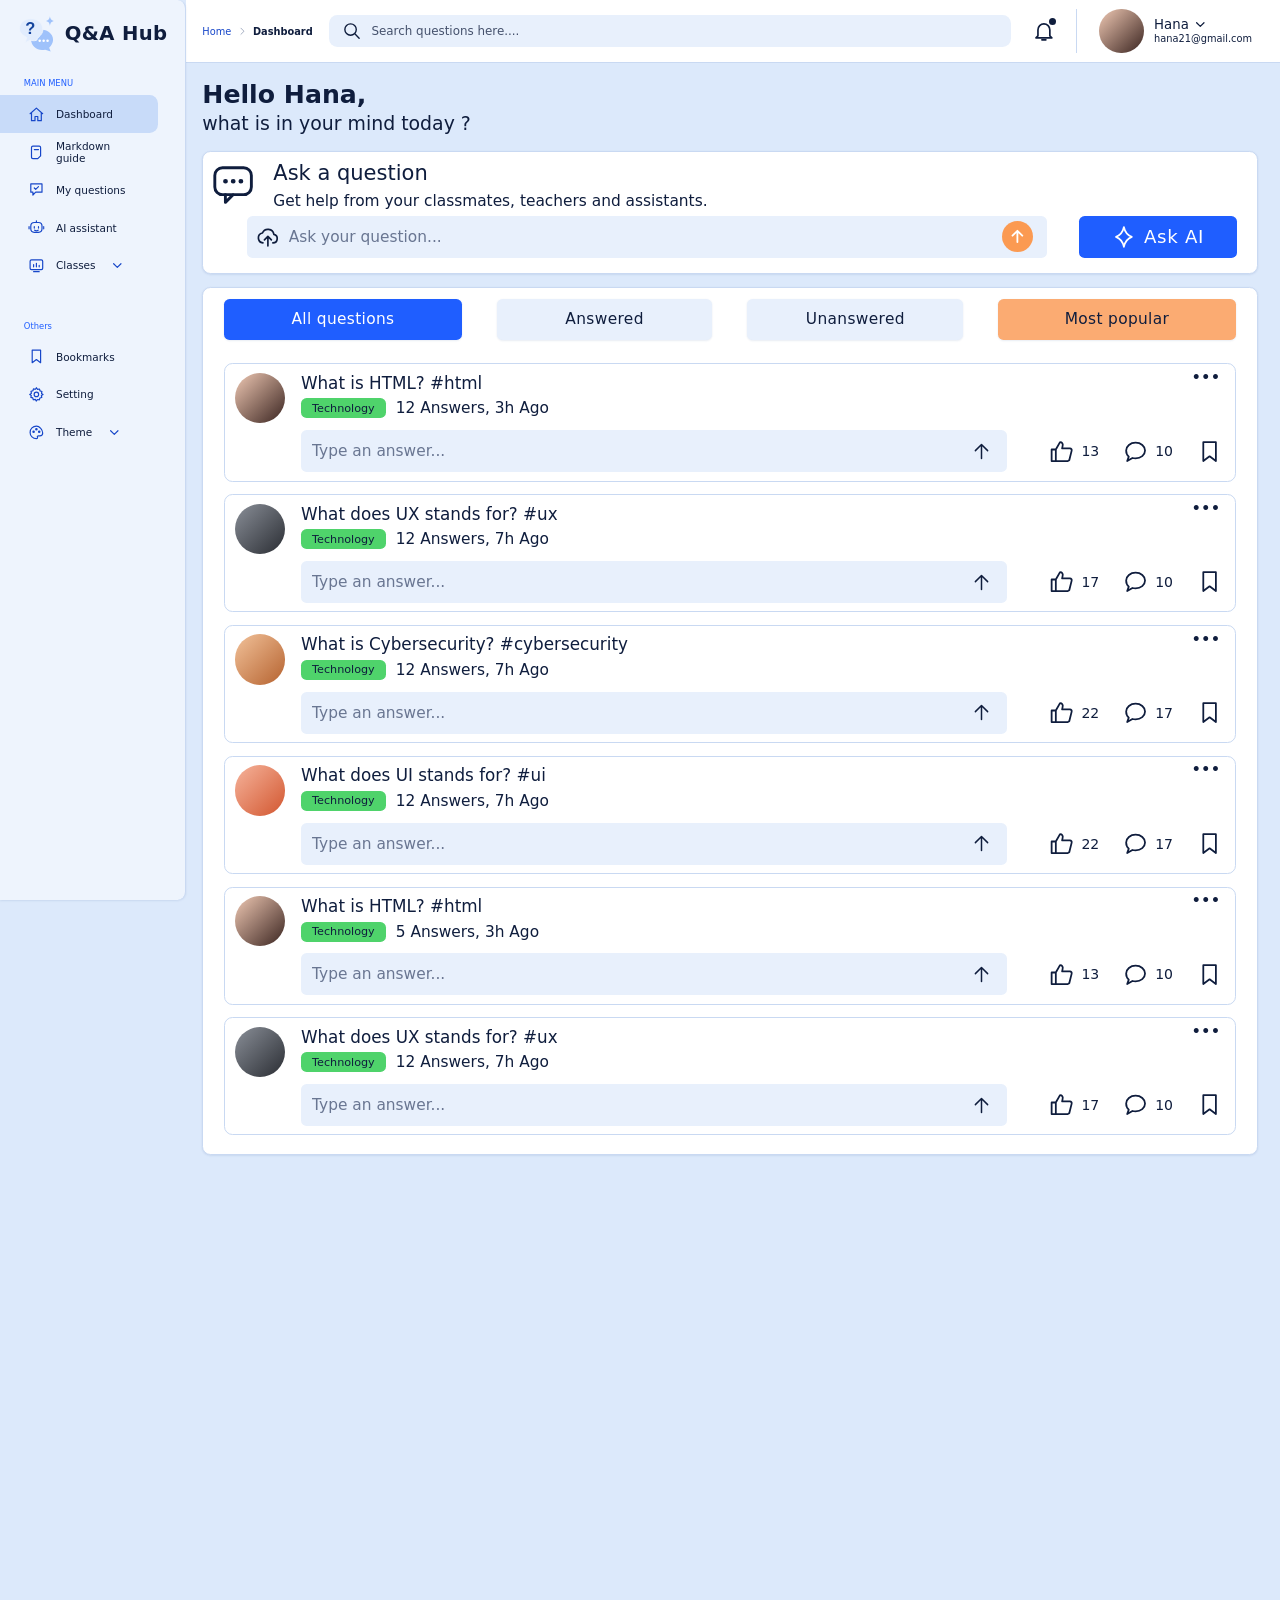
<file: Front-end/Routes/learn-afghan-admin/index.html>
<!DOCTYPE html>
<html lang="en">
<head>
<meta charset="utf-8">
<meta name="viewport" content="width=device-width, initial-scale=1">
<title>Q&amp;A Hub – Student Dashboard</title>
<link rel="stylesheet" href="styles-fixed.css">
</head>
<body>
<input type="checkbox" id="navtoggle" hidden>
<label for="navtoggle" class="scrim"></label>

<svg width="0" height="0" style="position:absolute" aria-hidden="true">
 <defs>
  <symbol id="logo" viewBox="0 0 100 100"><path d="M64 40c15 0 28 11 28 26 0 8-4 15-10 20l4 10-14-5c-3 1-5 1-8 1-15 0-28-11-28-26s13-26 28-26z" fill="#9fc2fb"/><path d="M36 12c17 0 30 11 30 27 0 8-4 14-10 19-3 3-5 6-6 9-6 2-12 1-16 0l-14 7 5-14C14 54 6 47 6 38 6 22 19 12 36 12z" fill="#e1ecfd" stroke="#eef4fd" stroke-width="2.5"/><text x="34" y="52" font-size="42" font-weight="800" text-anchor="middle" fill="#14449e" font-family="Arial,sans-serif">?</text><circle cx="58" cy="68" r="3.2" fill="#fff"/><circle cx="68" cy="68" r="3.2" fill="#fff"/><circle cx="78" cy="68" r="3.2" fill="#fff"/><path d="M84 6c1 7 3 10 10 12-7 2-9 5-10 12-1-7-3-10-10-12 7-2 9-5 10-12z" fill="#9fc2fb"/></symbol>
  <symbol id="home" viewBox="0 0 24 24"><path d="M3 11l9-8 9 8M5 9.5V21h5v-6h4v6h5V9.5"/></symbol>
  <symbol id="md" viewBox="0 0 24 24"><path d="M7 3h9a2 2 0 012 2v12l-4 4H7a2 2 0 01-2-2V5a2 2 0 012-2z"/><path d="M9 8h6"/></symbol>
  <symbol id="chat" viewBox="0 0 24 24"><path d="M4 4h16v12H11l-4 4v-4H4z"/><path d="M9 10l2 2 4-4"/></symbol>
  <symbol id="cap" viewBox="0 0 24 24"><path d="M2 9l10-5 10 5-10 5z"/><path d="M6 11.5V16c3 2.5 9 2.5 12 0v-4.5"/></symbol>
  <symbol id="board" viewBox="0 0 24 24"><rect x="3" y="4" width="18" height="14" rx="2"/><path d="M8 14v-3M12 14V9M16 14v-2M8 21h8"/></symbol>
  <symbol id="merge" viewBox="0 0 24 24"><path d="M12 3v9M5 21l7-9 7 9M5 5l7 7 7-7" /></symbol>
  <symbol id="globe" viewBox="0 0 24 24"><circle cx="12" cy="12" r="9"/><path d="M3 12h18M12 3c3 3 3 15 0 18M12 3c-3 3-3 15 0 18"/></symbol>
  <symbol id="palette" viewBox="0 0 24 24"><path d="M12 3a9 9 0 100 18c1.5 0 2-1 1.5-2s0-2 1.5-2h2a4 4 0 004-4c0-5-4.5-10-9-10z"/><circle cx="8" cy="11" r="1"/><circle cx="12" cy="7.5" r="1"/><circle cx="16" cy="11" r="1"/></symbol>
  <symbol id="gear" viewBox="0 0 24 24"><circle cx="12" cy="12" r="3.2"/><path d="M12 2.5l1.6 2.4 2.8-.6.8 2.7 2.7.8-.6 2.8L21.5 12l-2.4 1.6.6 2.8-2.7.8-.8 2.7-2.8-.6L12 21.5l-1.6-2.4-2.8.6-.8-2.7-2.7-.8.6-2.8L2.5 12l2.4-1.6-.6-2.8 2.7-.8.8-2.7 2.8.6z"/></symbol>
  <symbol id="bm" viewBox="0 0 24 24"><path d="M6 3h12v18l-6-4.5L6 21z"/></symbol>
  <symbol id="bell" viewBox="0 0 24 24"><path d="M6 17V11a6 6 0 0112 0v6l2 2H4zM10 21h4"/></symbol>
  <symbol id="srch" viewBox="0 0 24 24"><circle cx="10.5" cy="10.5" r="7"/><path d="M16 16l5 5"/></symbol>
  <symbol id="clock" viewBox="0 0 24 24"><circle cx="12" cy="12" r="9.5"/><path d="M12 6v6h4"/></symbol>
  <symbol id="shield" viewBox="0 0 24 24"><path d="M12 2l8 3v7c0 5-4 8.5-8 10-4-1.5-8-5-8-10V5z"/><path d="M8.5 12l2.5 2.5 4.5-5"/></symbol>
  <symbol id="faq" viewBox="0 0 24 24"><path d="M6 2h8l5 5v15H6z"/><path d="M14 2v5h5"/><path d="M10 12.5a2 2 0 114 0c0 1.5-2 1.5-2 3M12 18.5v.1"/></symbol>
  <symbol id="bubble" viewBox="0 0 24 24"><rect x="2.5" y="3.5" width="19" height="14" rx="4"/><path d="M8 17.5v4l4-4"/><path d="M8 10.5h.1M12 10.5h.1M16 10.5h.1" stroke-width="2.4"/></symbol>
  <symbol id="warn" viewBox="0 0 24 24"><path d="M12 3L2 20h20z"/><path d="M12 10v5M12 17.5v.1"/></symbol>
  <symbol id="robot" viewBox="0 0 24 24"><rect x="4" y="5" width="16" height="14" rx="5"/><path d="M12 5V2.5M1.5 11v3M22.5 11v3M9 11v2M15 11v2M9.5 16c1.5 1 3.5 1 5 0"/></symbol>
  <symbol id="spark" viewBox="0 0 24 24"><path d="M12 2c1 5 3 8 8 10-5 2-7 5-8 10-1-5-3-8-8-10 5-2 7-5 8-10z"/></symbol>
  <symbol id="like" viewBox="0 0 24 24"><path d="M2.5 10h4v11h-4zM6.5 10l4-7c2 0 3 1.5 2.5 3.5L12.5 9H20a1.7 1.7 0 011.6 2.1l-2 8A2 2 0 0117.700 21H6.500"/></symbol>
  <symbol id="cmt" viewBox="0 0 24 24"><path d="M12 3.500c5 0 9 3.300 9 7.500s-4 7.500-9 7.500c-1 0-2-.1-3-.4L4 21l1.500-4.200C3.800 15.400 3 13.300 3 11c0-4.200 4-7.500 9-7.500z"/></symbol>
  <symbol id="pinI" viewBox="0 0 24 24"><path d="M15 3l6 6-3 1-3.500 3.500.5 4.500-2 2-4-4-5 5M9 7l-2 .5-2 2 9 9 2-2"/></symbol>
  <symbol id="up" viewBox="0 0 24 24"><path d="M12 20V4M5 11l7-7 7 7"/></symbol>
  <symbol id="chv" viewBox="0 0 24 24"><path d="M5 9l7 7 7-7"/></symbol>
  <symbol id="mask" viewBox="0 0 24 24"><path d="M3 7c4-2 14-2 18 0v4c0 4-4 7-9 7s-9-3-9-7z"/><path d="M7 11c1 1 3 1 4 0M13 11c1 1 3 1 4 0"/></symbol>
  <symbol id="menu" viewBox="0 0 24 24"><path d="M3 6h18M3 12h18M3 18h18"/></symbol>
 <symbol id="upl" viewBox="0 0 24 24"><path d="M7 18a5 5 0 01-.5-9.9A6 6 0 0118 9.500 4.300 4.300 0 0117 18M12 21v-9M8.500 15l3.500-3.500 3.500 3.500"/></symbol>
 </defs>
</svg>

<!-- SIDEBAR -->
<aside class="side">
  <div class="brand"><svg class="logo"><use href="#logo"/></svg><span>Q&amp;A Hub</span></div>
  <div class="sec">MAIN MENU</div>
  <nav class="nav">
    <a href="#" class="on"><svg class="i"><use href="#home"/></svg><span>Dashboard</span></a>
    <a href="#"><svg class="i"><use href="#md"/></svg><span>Markdown guide</span></a>
    <a href="#"><svg class="i"><use href="#chat"/></svg><span>My questions</span></a>
    <a href="#"><svg class="i"><use href="#robot"/></svg><span>AI assistant</span></a>
    <a href="#"><svg class="i"><use href="#board"/></svg><span>Classes</span><svg class="i chev"><use href="#chv"/></svg></a>
  </nav>
  <div class="gap-others"></div>
  <div class="sec">Others</div>
  <nav class="nav others">
    <a href="#"><svg class="i"><use href="#bm"/></svg><span>Bookmarks</span></a>
    <a href="#"><svg class="i"><use href="#gear"/></svg><span>Setting</span></a>
    <a href="#"><svg class="i"><use href="#palette"/></svg><span>Theme</span><svg class="i chev"><use href="#chv"/></svg></a>
  </nav>
</aside>

<div class="main">
  <!-- HEADER -->
  <header class="top">
    <div class="mtop">
      <label for="navtoggle" class="burger" aria-label="Open menu"><svg class="i" style="width:32px;height:32px"><use href="#menu"/></svg></label>
      <span class="ttl"><svg class="logo"><use href="#logo"/></svg>Q&amp;A Hub</span>
      <div class="r"><button class="bell action-bell" type="button" aria-label="Show notifications" aria-expanded="false"><svg class="i"><use href="#bell"/></svg><span class="notification-dot"></span></button><button class="mobile-profile-trigger profile-trigger" type="button" aria-label="Open profile menu" aria-expanded="false"><span class="avatar"></span></button></div>
    </div>
    <nav class="breadcrumbs" aria-label="Breadcrumb">
      <a href="#" data-page="Dashboard">Home</a>
      <svg class="i"><use href="#chv"/></svg>
      <span id="breadcrumb-current">Dashboard</span>
    </nav>
    <label class="search"><svg class="i"><use href="#srch"/></svg><input type="search" placeholder="Search questions here...." aria-label="Search questions"></label>
    <button class="bell action-bell" type="button" aria-label="Show notifications" aria-expanded="false"><svg class="i"><use href="#bell"/></svg><span class="notification-dot"></span></button>
    <div class="vdiv"></div>
    <button class="prof profile-trigger" type="button" aria-label="Open profile menu" aria-expanded="false"><span class="avatar"></span><div><b>Hana <svg class="i chv2"><use href="#chv"/></svg></b><small>hana21@gmail.com</small></div></button>
    <label class="msearch"><svg class="i"><use href="#srch"/></svg><input type="search" placeholder="Search questions here..." aria-label="Search questions"></label>
  </header>

  <main class="content">
    <h1>Hello Hana<span class="gd">,</span><span class="gm">!</span></h1>
    <p class="sub"><span class="gd"> what is in your mind today ?</span><span class="gm">What is in your mind?</span></p>

    <!-- ASK A QUESTION -->
    <section class="ask">
      <svg class="i big"><use href="#bubble"/></svg>
      <div><h3>Ask a question</h3><p>Get help from your classmates, teachers and assistants.</p></div>
      <div class="askrow">
        <label class="askin"><svg class="i up"><use href="#upl"/></svg><input type="text" placeholder="Ask your question..." aria-label="Ask your question"><button type="button" class="send" aria-label="Send"><svg class="i"><use href="#up"/></svg></button></label>
        <a class="aibtn" href="#"><svg class="i"><use href="#spark"/></svg>Ask AI</a>
      </div>
    </section>

    <!-- QUESTIONS -->
    <section class="qpanel">
      <div class="tabs">
        <a class="tab on" href="#">All questions</a>
        <a class="tab" href="#">Answered</a>
        <a class="tab" href="#">Unanswered</a>
        <a class="tab or" href="#">Most popular</a>
      </div>
        <article class="q">
          <span class="avatar" style="background:linear-gradient(135deg,#f0c9b4,#3a2420)"></span>
          <div><h4>What is HTML? #html</h4><div class="meta"><span class="badge">Technology</span><span>12 Answers, 3h Ago</span></div></div>
          <span class="dots">•••</span>
          <div class="row">
            <label class="ans"><input type="text" placeholder="Type an answer..." aria-label="Type an answer"><button type="button" aria-label="Send"><svg class="i"><use href="#up"/></svg></button></label>
            <div class="acts"><span><svg class="i"><use href="#like"/></svg><em>13</em></span><span><svg class="i"><use href="#cmt"/></svg><em>10</em></span><span><svg class="i"><use href="#bm"/></svg></span></div>
          </div>
        </article>
        <article class="q">
          <span class="avatar" style="background:linear-gradient(135deg,#8a8f98,#2a2d33)"></span>
          <div><h4>What does UX stands for? #ux</h4><div class="meta"><span class="badge">Technology</span><span>12 Answers, 7h Ago</span></div></div>
          <span class="dots">•••</span>
          <div class="row">
            <label class="ans"><input type="text" placeholder="Type an answer..." aria-label="Type an answer"><button type="button" aria-label="Send"><svg class="i"><use href="#up"/></svg></button></label>
            <div class="acts"><span><svg class="i"><use href="#like"/></svg><em>17</em></span><span><svg class="i"><use href="#cmt"/></svg><em>10</em></span><span><svg class="i"><use href="#bm"/></svg></span></div>
          </div>
        </article>
        <article class="q">
          <span class="avatar" style="background:linear-gradient(135deg,#f2c29a,#b5622f)"></span>
          <div><h4>What is Cybersecurity? #cybersecurity</h4><div class="meta"><span class="badge">Technology</span><span>12 Answers, 7h Ago</span></div></div>
          <span class="dots">•••</span>
          <div class="row">
            <label class="ans"><input type="text" placeholder="Type an answer..." aria-label="Type an answer"><button type="button" aria-label="Send"><svg class="i"><use href="#up"/></svg></button></label>
            <div class="acts"><span><svg class="i"><use href="#like"/></svg><em>22</em></span><span><svg class="i"><use href="#cmt"/></svg><em>17</em></span><span><svg class="i"><use href="#bm"/></svg></span></div>
          </div>
        </article>
        <article class="q">
          <span class="avatar" style="background:linear-gradient(135deg,#f6b49c,#d2562f)"></span>
          <div><h4>What does UI stands for? #ui</h4><div class="meta"><span class="badge">Technology</span><span>12 Answers, 7h Ago</span></div></div>
          <span class="dots">•••</span>
          <div class="row">
            <label class="ans"><input type="text" placeholder="Type an answer..." aria-label="Type an answer"><button type="button" aria-label="Send"><svg class="i"><use href="#up"/></svg></button></label>
            <div class="acts"><span><svg class="i"><use href="#like"/></svg><em>22</em></span><span><svg class="i"><use href="#cmt"/></svg><em>17</em></span><span><svg class="i"><use href="#bm"/></svg></span></div>
          </div>
        </article>
        <article class="q">
          <span class="avatar" style="background:linear-gradient(135deg,#f0c9b4,#3a2420)"></span>
          <div><h4>What is HTML? #html</h4><div class="meta"><span class="badge">Technology</span><span>5 Answers, 3h Ago</span></div></div>
          <span class="dots">•••</span>
          <div class="row">
            <label class="ans"><input type="text" placeholder="Type an answer..." aria-label="Type an answer"><button type="button" aria-label="Send"><svg class="i"><use href="#up"/></svg></button></label>
            <div class="acts"><span><svg class="i"><use href="#like"/></svg><em>13</em></span><span><svg class="i"><use href="#cmt"/></svg><em>10</em></span><span><svg class="i"><use href="#bm"/></svg></span></div>
          </div>
        </article>
        <article class="q">
          <span class="avatar" style="background:linear-gradient(135deg,#8a8f98,#2a2d33)"></span>
          <div><h4>What does UX stands for? #ux</h4><div class="meta"><span class="badge">Technology</span><span>12 Answers, 7h Ago</span></div></div>
          <span class="dots">•••</span>
          <div class="row">
            <label class="ans"><input type="text" placeholder="Type an answer..." aria-label="Type an answer"><button type="button" aria-label="Send"><svg class="i"><use href="#up"/></svg></button></label>
            <div class="acts"><span><svg class="i"><use href="#like"/></svg><em>17</em></span><span><svg class="i"><use href="#cmt"/></svg><em>10</em></span><span><svg class="i"><use href="#bm"/></svg></span></div>
          </div>
        </article>
    </section>
  </main>
</div>
<div class="popover-layer" id="popover-layer" hidden></div>
<div class="toast" id="app-toast" role="status" aria-live="polite"></div>
<script>
(() => {
  const toast = document.getElementById('app-toast');
  const layer = document.getElementById('popover-layer');
  const breadcrumb = document.getElementById('breadcrumb-current');
  const content = document.querySelector('.content');
  const originalContent = content.innerHTML;
  let toastTimer;

  function showToast(message) {
    toast.textContent = message;
    toast.classList.add('show');
    clearTimeout(toastTimer);
    toastTimer = setTimeout(() => toast.classList.remove('show'), 2600);
  }

  const pageCopy = {
    'Dashboard': ['Dashboard', 'Welcome back, Hana', 'Your Q&A Hub overview is ready.'],
    'Markdown guide': ['Markdown guide', 'Markdown guide', 'Use Markdown to format questions and answers.'],
    'My questions': ['My questions', 'My questions', 'Questions you have asked will appear here.'],
    'AI assistant': ['AI assistant', 'AI assistant', 'Ask the AI assistant for help understanding a topic.'],
    'Classes': ['Classes', 'My classes', 'Browse your classes and learning communities.'],
    'Bookmarks': ['Bookmarks', 'Saved bookmarks', 'Questions you bookmark will appear here.'],
    'Setting': ['Settings', 'Settings', 'Manage your account and notification preferences.'],
    'Theme': ['Theme', 'Appearance', 'Choose how Q&A Hub looks on your device.']
  };

  function renderPage(name) {
    const item = pageCopy[name] || pageCopy.Dashboard;
    document.querySelectorAll('.nav a').forEach(a => {
      a.classList.toggle('on', a.dataset.page === name);
      a.setAttribute('aria-current', a.dataset.page === name ? 'page' : 'false');
    });
    breadcrumb.textContent = item[0];
    if (name === 'Dashboard') {
      content.innerHTML = originalContent;
    } else {
      content.innerHTML = `<section class="placeholder-page"><div class="placeholder-icon">✦</div><p class="eyebrow">Q&amp;A HUB</p><h1>${item[1]}</h1><p>${item[2]}</p><div class="placeholder-card"><strong>${item[1]}</strong><span>This section is now selected. Connect it to your real content or backend when available.</span></div><button type="button" class="return-dashboard">Return to Dashboard</button></section>`;
      content.querySelector('.return-dashboard').addEventListener('click', () => renderPage('Dashboard'));
    }
    document.querySelectorAll('.nav a').forEach(a => a.classList.toggle('on', a.dataset.page === name));
    document.getElementById('navtoggle').checked = false;
    document.querySelector('.scrim').style.pointerEvents = '';
  }

  document.querySelectorAll('.nav a').forEach((a, index) => {
    const name = a.querySelector('span')?.textContent.trim() || 'Dashboard';
    a.href = '#';
    a.dataset.page = name === 'Setting' ? 'Setting' : name;
    a.addEventListener('click', event => {
      event.preventDefault();
      renderPage(a.dataset.page);
    });
  });
  document.querySelector('.breadcrumbs a').addEventListener('click', e => {
    e.preventDefault(); renderPage('Dashboard');
  });

  function closePopover() {
    layer.hidden = true;
    layer.innerHTML = '';
    document.querySelectorAll('.action-bell,.profile-trigger').forEach(b => b.setAttribute('aria-expanded','false'));
  }
  function openPopover(type, trigger) {
    const isNotifications = type === 'notifications';
    const title = isNotifications ? 'Notifications' : 'Your profile';
    const body = isNotifications
      ? `<div class="notice-item"><span class="notice-dot"></span><div><strong>Welcome to Q&amp;A Hub</strong><p>Your student dashboard is ready to use.</p><small>Just now</small></div></div><div class="notice-item"><span class="notice-dot muted"></span><div><strong>Keep learning</strong><p>Explore questions from your classes.</p><small>Today</small></div></div><button class="popover-action" type="button" data-action="read">Mark all as read</button>`
      : `<div class="profile-summary"><span class="avatar"></span><div><strong>Hana</strong><small>hana21@gmail.com</small></div></div><button class="profile-menu-item" type="button" data-page="My questions">My questions</button><button class="profile-menu-item" type="button" data-page="Bookmarks">Bookmarks</button><button class="profile-menu-item" type="button" data-page="Setting">Account settings</button><button class="profile-menu-item" type="button" data-action="signout">Sign out</button>`;
    layer.innerHTML = `<section class="popover-card" role="dialog" aria-label="${title}"><div class="popover-heading"><strong>${title}</strong><button type="button" class="popover-close" aria-label="Close">×</button></div>${body}</section>`;
    layer.hidden = false;
    if (trigger) trigger.setAttribute('aria-expanded','true');
    layer.querySelector('.popover-close').addEventListener('click', closePopover);
    layer.querySelector('[data-action="read"]')?.addEventListener('click', () => {
      layer.querySelectorAll('.notice-dot').forEach(dot => dot.classList.add('muted'));
      document.querySelectorAll('.notification-dot').forEach(dot => dot.style.display = 'none');
      showToast('All notifications marked as read.');
    });
    layer.querySelector('[data-action="signout"]')?.addEventListener('click', () => {
      closePopover(); showToast('Sign-out needs to be connected to authentication.');
    });
    layer.querySelectorAll('[data-page]').forEach(btn => btn.addEventListener('click', () => {
      const page = btn.dataset.page; closePopover(); renderPage(page);
    }));
  }
  document.querySelectorAll('.action-bell').forEach(btn => btn.addEventListener('click', e => {
    e.stopPropagation();
    if (!layer.hidden && layer.querySelector('.popover-card')?.getAttribute('aria-label') === 'Notifications') closePopover();
    else openPopover('notifications', btn);
  }));
  document.querySelectorAll('.profile-trigger,.mobile-profile-trigger').forEach(btn => btn.addEventListener('click', e => {
    e.stopPropagation(); openPopover('profile', btn);
  }));
  document.addEventListener('click', e => {
    if (!layer.hidden && !layer.contains(e.target) && !e.target.closest('.action-bell,.profile-trigger,.mobile-profile-trigger')) closePopover();
  });
  document.addEventListener('keydown', e => { if (e.key === 'Escape') closePopover(); });

  const searchInputs = document.querySelectorAll('.search input,.msearch input');
  searchInputs.forEach(input => input.addEventListener('input', () => {
    if (!document.querySelector('.qpanel')) return;
    const query = input.value.trim().toLowerCase();
    document.querySelectorAll('.qpanel .q').forEach(card => {
      card.hidden = !card.textContent.toLowerCase().includes(query);
    });
  }));
})();
</script>
</body>
</html>
</file>
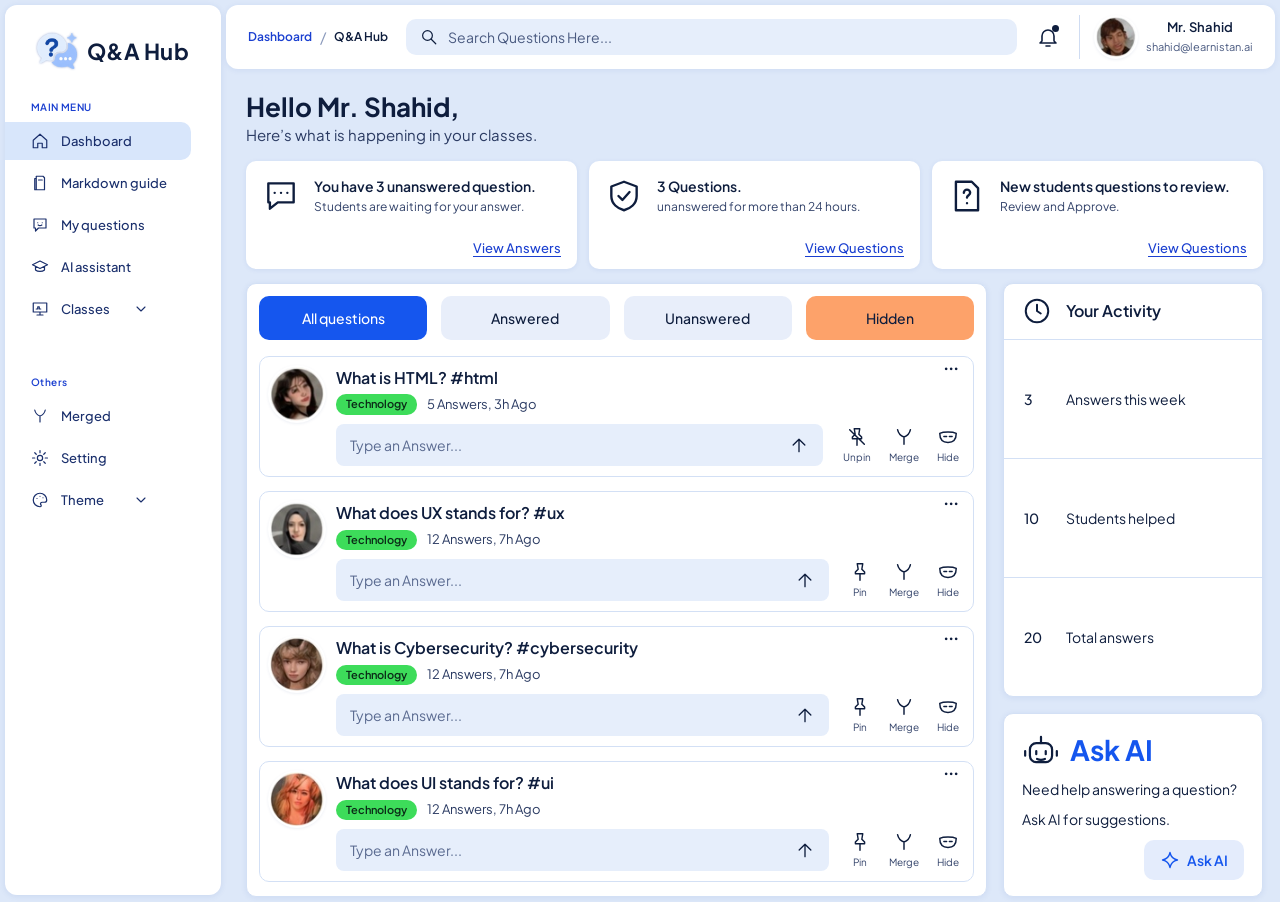
<file: Front-end/Routes/qa_hub_dashboard_package/index.html>
<!DOCTYPE html>
<html lang="en">
<head>
<meta charset="utf-8">
<meta name="viewport" content="width=device-width, initial-scale=1, viewport-fit=cover">
<title>Q&amp;A Hub</title>

<link rel="preconnect" href="https://fonts.googleapis.com">
<link href="https://fonts.googleapis.com/css2?family=Plus+Jakarta+Sans:wght@400;500;600;700&display=swap" rel="stylesheet">
<link rel="stylesheet" href="css/style.css">
</head>
<body>
<svg width="0" height="0" style="position:absolute" aria-hidden="true">
<defs>
<symbol id="i-home" viewBox="0 0 24 24"><path d="M3 11l9-8 9 8v10h-6v-6H9v6H3z"/></symbol>
<symbol id="i-book" viewBox="0 0 24 24"><path d="M7 3h9l2 2v16H7z M7 6H5v15h2 M10 8h5"/></symbol>
<symbol id="i-chat" viewBox="0 0 24 24"><path d="M4 4h16v12H10l-4 4v-4H4z M9 9h.01 M15 9h.01 M9.5 12c1.5 1 3.5 1 5 0"/></symbol>
<symbol id="i-cap" viewBox="0 0 24 24"><path d="M2 9l10-5 10 5-10 5z M6 11.5V16c3 2.5 9 2.5 12 0v-4.5"/></symbol>
<symbol id="i-board" viewBox="0 0 24 24"><path d="M3 4h18v12H3z M8 20h8 M12 16v4 M7 12h2v-3h2v3h2"/></symbol>
<symbol id="i-bookmark" viewBox="0 0 24 24"><path d="M6 3h12v18l-6-4-6 4z"/></symbol>
<symbol id="i-gear" viewBox="0 0 24 24"><circle cx="12" cy="12" r="3.5"/><path d="M12 2v3 M12 19v3 M2 12h3 M19 12h3 M5 5l2 2 M17 17l2 2 M19 5l-2 2 M7 17l-2 2"/></symbol>
<symbol id="i-theme" viewBox="0 0 24 24"><path d="M12 3a9 9 0 100 18c2 0 2-2 1-3s0-3 2-3h3a3 3 0 003-3c0-5-4-9-9-9z M8 10h.01 M12 7h.01 M16 9h.01"/></symbol>
<symbol id="i-globe" viewBox="0 0 24 24"><circle cx="12" cy="12" r="9"/><path d="M3 12h18 M12 3c-4 4-4 14 0 18 M12 3c4 4 4 14 0 18"/></symbol>
<symbol id="i-merge" viewBox="0 0 24 24"><path d="M5 4c1 5 4 7 7 8 3-1 6-3 7-8 M12 12v8"/></symbol>
<symbol id="i-pin" viewBox="0 0 24 24"><path d="M9 3h6l-1 6 3 3v2H7v-2l3-3z M12 14v7"/></symbol>
<symbol id="i-unpin" viewBox="0 0 24 24"><path d="M9 3h6l-1 6 3 3v2H7v-2l3-3z M12 14v7 M4 4l16 16"/></symbol>
<symbol id="i-mask" viewBox="0 0 24 24"><path d="M3 8c4-2 14-2 18 0 0 6-3 10-9 10S3 14 3 8z M7.5 11.5h3 M13.5 11.5h3"/></symbol>
<symbol id="i-search" viewBox="0 0 24 24"><circle cx="10" cy="10" r="6.5"/><path d="M15 15l6 6"/></symbol>
<symbol id="i-bell" viewBox="0 0 24 24"><path d="M6 16v-5a6 6 0 0112 0v5l2 2H4z M10 21h4"/></symbol>
<symbol id="i-bubble" viewBox="0 0 24 24"><path d="M4 4h16v12H10l-5 4v-4H4z M8 10h.01 M12 10h.01 M16 10h.01"/></symbol>
<symbol id="i-shield" viewBox="0 0 24 24"><path d="M12 3l8 3v6c0 5-4 8-8 9-4-1-8-4-8-9V6z M8.5 12l2.5 2.5 4.5-5"/></symbol>
<symbol id="i-doc" viewBox="0 0 24 24"><path d="M5 3h10l4 4v14H5z M10 10a2 2 0 114 0c0 1.5-2 1.5-2 3 M12 16.5h.01"/></symbol>
<symbol id="i-clock" viewBox="0 0 24 24"><circle cx="12" cy="12" r="9"/><path d="M12 7v5l3 2"/></symbol>
<symbol id="i-bot" viewBox="0 0 24 24"><rect x="5" y="7" width="14" height="12" rx="4"/><path d="M12 3v4 M2 12v3 M22 12v3 M9 12v2 M15 12v2 M9.5 17c1.500 .7 3.500 .7 5 0"/></symbol>
<symbol id="i-sparkle" viewBox="0 0 24 24"><path d="M12 3c1 5 4 8 9 9-5 1-8 4-9 9-1-5-4-8-9-9 5-1 8-4 9-9z"/></symbol>
<symbol id="i-thumb" viewBox="0 0 24 24"><path d="M3 11h4v10H3z M7 11l4-8c2 0 3 1 3 3v4h6l-1.500 9c-.2 1-1 2-2 2H7"/></symbol>
<symbol id="i-comment" viewBox="0 0 24 24"><path d="M12 3a9 9 0 11-4 17l-5 1 1.200-4A9 9 0 0112 3z"/></symbol>
<symbol id="i-up" viewBox="0 0 24 24"><path d="M12 20V5 M5 12l7-7 7 7"/></symbol>
<symbol id="i-chev" viewBox="0 0 24 24"><path d="M6 9l6 6 6-6"/></symbol>
<symbol id="i-menu" viewBox="0 0 24 24"><path d="M3 7h18 M3 12h18 M3 17h18"/></symbol>
</defs>
</svg>

<div class="mobile-side-overlay" id="sidebar-overlay"></div>
<div class="app">

  <!-- SIDEBAR -->
  <aside class="side" id="sidebar">
    <div class="brand"><img src="[data-uri]" alt="Q&amp;A Hub logo"><span>Q&amp;A Hub</span></div>
    <nav>
      <div class="cap">MAIN MENU</div>
      <a class="nav on" href="#dashboard" data-page="Dashboard" aria-current="page"><svg class="ic"><use href="#i-home"/></svg><span>Dashboard</span></a>
      <a class="nav" href="#markdown-guide" data-page="Markdown guide"><svg class="ic"><use href="#i-book"/></svg><span>Markdown guide</span></a>
      <a class="nav" href="#my-questions" data-page="My questions"><svg class="ic"><use href="#i-chat"/></svg><span>My questions</span></a>
      <a class="nav" href="#ai-assistant" data-page="AI assistant"><svg class="ic"><use href="#i-cap"/></svg><span>AI assistant</span></a>
      <a class="nav" href="#classes" data-page="Classes"><svg class="ic"><use href="#i-board"/></svg><span>Classes</span><svg class="ic chev"><use href="#i-chev"/></svg></a>
      <a class="nav t-only" href="#languages" data-page="Languages"><svg class="ic"><use href="#i-globe"/></svg><span>Languages</span></a>
      <div class="cap two">Others</div>
      <a class="nav" href="#merged" data-page="Merged"><svg class="ic"><use href="#i-merge"/></svg><span>Merged</span></a>
      <a class="nav" href="#setting" data-page="Setting"><svg class="ic"><use href="#i-gear"/></svg><span>Setting</span></a>
      <a class="nav" href="#theme" data-page="Theme"><svg class="ic"><use href="#i-theme"/></svg><span>Theme</span><svg class="ic chev"><use href="#i-chev"/></svg></a>
    </nav>
  </aside>

  <div class="main">

    <!-- HEADER -->
    <header class="top">
      <button class="menu" aria-label="Menu"><svg class="ic"><use href="#i-menu"/></svg></button>
      <div class="title-m"><img src="[data-uri]" alt=""><span>Q&amp;A Hub</span></div>
      <nav class="breadcrumb" aria-label="Breadcrumb">
        <a href="#dashboard" data-breadcrumb-home>Dashboard</a>
        <span class="crumb-sep" aria-hidden="true">/</span>
        <span aria-current="page" id="breadcrumb-current">Q&amp;A Hub</span>
      </nav>
      <label class="search"><svg class="ic"><use href="#i-search"/></svg><input type="text" placeholder="Search Questions Here..."></label>
      <button class="bell" type="button" aria-label="Notifications" aria-expanded="false" aria-controls="notification-menu"><svg class="ic"><use href="#i-bell"/></svg><i></i></button>
      <button class="user" type="button" aria-label="Open profile menu" aria-expanded="false" aria-controls="profile-menu">
        <img src="[data-uri]" alt="Mr. Shahid">
        <div><b>Mr. Shahid</b><small>shahid@learnistan.ai</small></div>
      </button>
      <div class="popover-menu" id="notification-menu" role="dialog" aria-label="Notifications" hidden><h3>Notifications</h3><p>You’re all caught up.</p><div class="empty-note">New student questions and answers will appear here.</div><button type="button" data-close-menu="notification-menu">Close</button></div>
      <div class="popover-menu" id="profile-menu" role="menu" hidden><h3>Mr. Shahid</h3><p>shahid@learnistan.ai</p><button type="button" data-profile-action="My Profile">My Profile</button><button type="button" data-profile-action="Account Settings">Account Settings</button><button type="button" data-profile-action="Log Out">Log Out</button></div>
    </header>

    <div id="section-view" class="page-view" hidden></div>
    <div id="dashboard-content">
    <section class="hello">
      <h1>Hello Mr. Shahid<span class="dx">,</span><span class="mx">!</span></h1>
      <p>Here’s what is happening in your classes.</p>
    </section>

    <!-- STAT CARDS -->
    <section class="stats">
      <article class="card a">
        <svg class="ic big"><use href="#i-bubble"/></svg>
        <div><h3>You have 3 unanswered question<span class="mx">s</span>.</h3><p>Students are waiting for your answer.</p></div>
        <a class="lnk l-a" href="#"></a>
      </article>
      <article class="card b">
        <svg class="ic big"><use href="#i-shield"/></svg>
        <div>
          <h3><span class="dx">3 Questions.</span><span class="nx">New Students Answers to Review.</span><span class="mx">New Students Answers to Review</span></h3>
          <p><span class="dx">unanswered for more than 24 hours.</span><span class="nx">Review and Approve.</span></p>
        </div>
        <a class="lnk l-b" href="#"></a>
      </article>
      <article class="card c">
        <svg class="ic big"><use href="#i-doc"/></svg>
        <div><h3><span class="nm">New students questions to review.</span><span class="mp">New Students Questions to Review</span></h3><p><span class="nm">Review and Approve.</span><span class="mp">Students are waiting for your approval.</span></p></div>
        <a class="lnk" href="#">View Questions</a>
      </article>
    </section>

    <div class="grid">

      <!-- QUESTIONS PANEL -->
      <section class="panel">
        <div class="tabs">
          <a class="on" href="#">All questions</a><a href="#">Answered</a><a href="#">Unanswered</a><a class="warm" href="#"><span class="dx tx">Hidden</span><span class="mx">Most Popular</span></a>
        </div>

        <article class="q">
          <img class="av" src="[data-uri]" alt="">
          <div class="qb">
            <h2>What is HTML? #html</h2>
            <div class="meta"><span class="tag">Technology</span><span>5 Answers, 3h Ago</span></div>
            <div class="row">
              <label class="ans"><input type="text" placeholder="Type an Answer..."><svg class="ic"><use href="#i-up"/></svg></label>
              <div class="act cnt"><a href="#"><svg class="ic"><use href="#i-thumb"/></svg>13</a><a href="#"><svg class="ic"><use href="#i-comment"/></svg>10</a><a href="#"><svg class="ic"><use href="#i-bookmark"/></svg></a></div>
              <div class="act tab"><a href="#"><svg class="ic"><use href="#i-unpin"/></svg><em>Unpin</em></a><a href="#"><svg class="ic"><use href="#i-merge"/></svg><em>Merge</em></a><a href="#"><svg class="ic"><use href="#i-mask"/></svg><em>Hide</em></a></div>
            </div>
          </div>
          <span class="dots">•••</span>
        </article>

        <article class="q">
          <img class="av" src="[data-uri]" alt="">
          <div class="qb">
            <h2>What does UX stands for? #ux</h2>
            <div class="meta"><span class="tag">Technology</span><span>12 Answers, 7h Ago</span></div>
            <div class="row">
              <label class="ans"><input type="text" placeholder="Type an Answer..."><svg class="ic"><use href="#i-up"/></svg></label>
              <div class="act cnt"><a href="#"><svg class="ic"><use href="#i-thumb"/></svg>17</a><a href="#"><svg class="ic"><use href="#i-comment"/></svg>10</a><a href="#"><svg class="ic"><use href="#i-bookmark"/></svg></a></div>
              <div class="act tab"><a href="#"><svg class="ic"><use href="#i-pin"/></svg><em>Pin</em></a><a href="#"><svg class="ic"><use href="#i-merge"/></svg><em>Merge</em></a><a href="#"><svg class="ic"><use href="#i-mask"/></svg><em>Hide</em></a></div>
            </div>
          </div>
          <span class="dots">•••</span>
        </article>

        <article class="q">
          <img class="av" src="[data-uri]" alt="">
          <div class="qb">
            <h2>What is Cybersecurity? #cybersecurity</h2>
            <div class="meta"><span class="tag">Technology</span><span>12 Answers, 7h Ago</span></div>
            <div class="row">
              <label class="ans"><input type="text" placeholder="Type an Answer..."><svg class="ic"><use href="#i-up"/></svg></label>
              <div class="act cnt"><a href="#"><svg class="ic"><use href="#i-thumb"/></svg>22</a><a href="#"><svg class="ic"><use href="#i-comment"/></svg>17</a><a href="#"><svg class="ic"><use href="#i-bookmark"/></svg></a></div>
              <div class="act tab"><a href="#"><svg class="ic"><use href="#i-pin"/></svg><em>Pin</em></a><a href="#"><svg class="ic"><use href="#i-merge"/></svg><em>Merge</em></a><a href="#"><svg class="ic"><use href="#i-mask"/></svg><em>Hide</em></a></div>
            </div>
          </div>
          <span class="dots">•••</span>
        </article>

        <article class="q">
          <img class="av" src="[data-uri]" alt="">
          <div class="qb">
            <h2>What does UI stands for? #ui</h2>
            <div class="meta"><span class="tag">Technology</span><span>12 Answers, 7h Ago</span></div>
            <div class="row">
              <label class="ans"><input type="text" placeholder="Type an Answer..."><svg class="ic"><use href="#i-up"/></svg></label>
              <div class="act cnt"><a href="#"><svg class="ic"><use href="#i-thumb"/></svg>22</a><a href="#"><svg class="ic"><use href="#i-comment"/></svg>3</a><a href="#"><svg class="ic"><use href="#i-bookmark"/></svg></a></div>
              <div class="act tab"><a href="#"><svg class="ic"><use href="#i-pin"/></svg><em>Pin</em></a><a href="#"><svg class="ic"><use href="#i-merge"/></svg><em>Merge</em></a><a href="#"><svg class="ic"><use href="#i-mask"/></svg><em>Hide</em></a></div>
            </div>
          </div>
          <span class="dots">•••</span>
        </article>
      </section>

      <!-- RIGHT COLUMN -->
      <aside class="right">
        <section class="activity">
          <h3><svg class="ic"><use href="#i-clock"/></svg><span class="ya">Your Activity</span><span class="mx">Your Activities</span></h3>
          <ul>
            <li><b>3</b><span>Answers this week</span></li>
            <li><b>10</b><span>Students helped</span></li>
            <li><b>20</b><span>Total answers</span></li>
          </ul>
        </section>
        <section class="askai">
          <h3><svg class="ic"><use href="#i-bot"/></svg>Ask AI</h3>
          <p>Need help answering a question?</p>
          <p>Ask AI for suggestions.</p>
          <a class="btn" href="#"><svg class="ic"><use href="#i-sparkle"/></svg>Ask AI</a>
        </section>
      </aside>

    </div>
    </div><!-- /dashboard-content -->
  </div>
</div>
<script>
(function(){
 const sidebar=document.getElementById("sidebar"), overlay=document.getElementById("sidebar-overlay");
 const dashboard=document.getElementById("dashboard-content"), sectionView=document.getElementById("section-view");
 const bell=document.querySelector(".bell"), user=document.querySelector(".user");
 const menus=[document.getElementById("notification-menu"),document.getElementById("profile-menu")];
 function closeMenus(){menus.forEach(m=>m.hidden=true);bell.setAttribute("aria-expanded","false");user.setAttribute("aria-expanded","false");}
 function toggleMenu(button,menu){const open=menu.hidden;closeMenus();menu.hidden=!open;button.setAttribute("aria-expanded",String(open));}
 bell.addEventListener("click",()=>toggleMenu(bell,menus[0]));
 user.addEventListener("click",()=>toggleMenu(user,menus[1]));
 document.addEventListener("click",e=>{if(!e.target.closest(".bell")&&!e.target.closest(".user")&&!e.target.closest(".popover-menu"))closeMenus();});
 document.querySelectorAll("[data-close-menu]").forEach(b=>b.addEventListener("click",()=>closeMenus()));
 document.querySelectorAll("[data-profile-action]").forEach(b=>b.addEventListener("click",()=>{const action=b.dataset.profileAction;closeMenus();showSection(action);if(action==="Log Out")sectionView.querySelector("p").textContent="This demo does not have an authentication service connected, so no account has been signed out."; }));
 const breadcrumbCurrent=document.getElementById("breadcrumb-current");
 document.querySelector("[data-breadcrumb-home]").addEventListener("click",e=>{e.preventDefault();document.querySelectorAll(".side .nav").forEach(n=>{n.classList.remove("on");n.removeAttribute("aria-current");});const home=document.querySelector('.side .nav[data-page="Dashboard"]');if(home){home.classList.add("on");home.setAttribute("aria-current","page");}showSection("Dashboard");});
 function showSection(title){if(breadcrumbCurrent)breadcrumbCurrent.textContent=title==="Dashboard"?"Q&A Hub":title;if(title==="Dashboard"){dashboard.hidden=false;sectionView.hidden=true;return;}dashboard.hidden=true;sectionView.hidden=false;sectionView.innerHTML="";const h=document.createElement("h1");h.textContent=title;const p=document.createElement("p");p.textContent=title==="Dashboard"?"Welcome back to your Q&A Hub dashboard.":"The "+title+" section is selected. This HTML demo does not yet connect to a backend, so its real records and actions need to be implemented.";const back=document.createElement("button");back.type="button";back.textContent="Back to Dashboard";back.addEventListener("click",()=>showSection("Dashboard"));sectionView.append(h,p,back);}
 document.querySelectorAll(".side .nav[data-page]").forEach(link=>link.addEventListener("click",e=>{e.preventDefault();const title=link.dataset.page;document.querySelectorAll(".side .nav").forEach(n=>{n.classList.remove("on");n.removeAttribute("aria-current");});link.classList.add("on");link.setAttribute("aria-current","page");showSection(title);sidebar.classList.remove("mobile-open");overlay.classList.remove("open");}));
 document.querySelector(".menu").addEventListener("click",()=>{sidebar.classList.toggle("mobile-open");overlay.classList.toggle("open");});
 overlay.addEventListener("click",()=>{sidebar.classList.remove("mobile-open");overlay.classList.remove("open");});
 document.addEventListener("keydown",e=>{if(e.key==="Escape"){closeMenus();sidebar.classList.remove("mobile-open");overlay.classList.remove("open");}});
})();
</script>
</body>
</html>
</file>
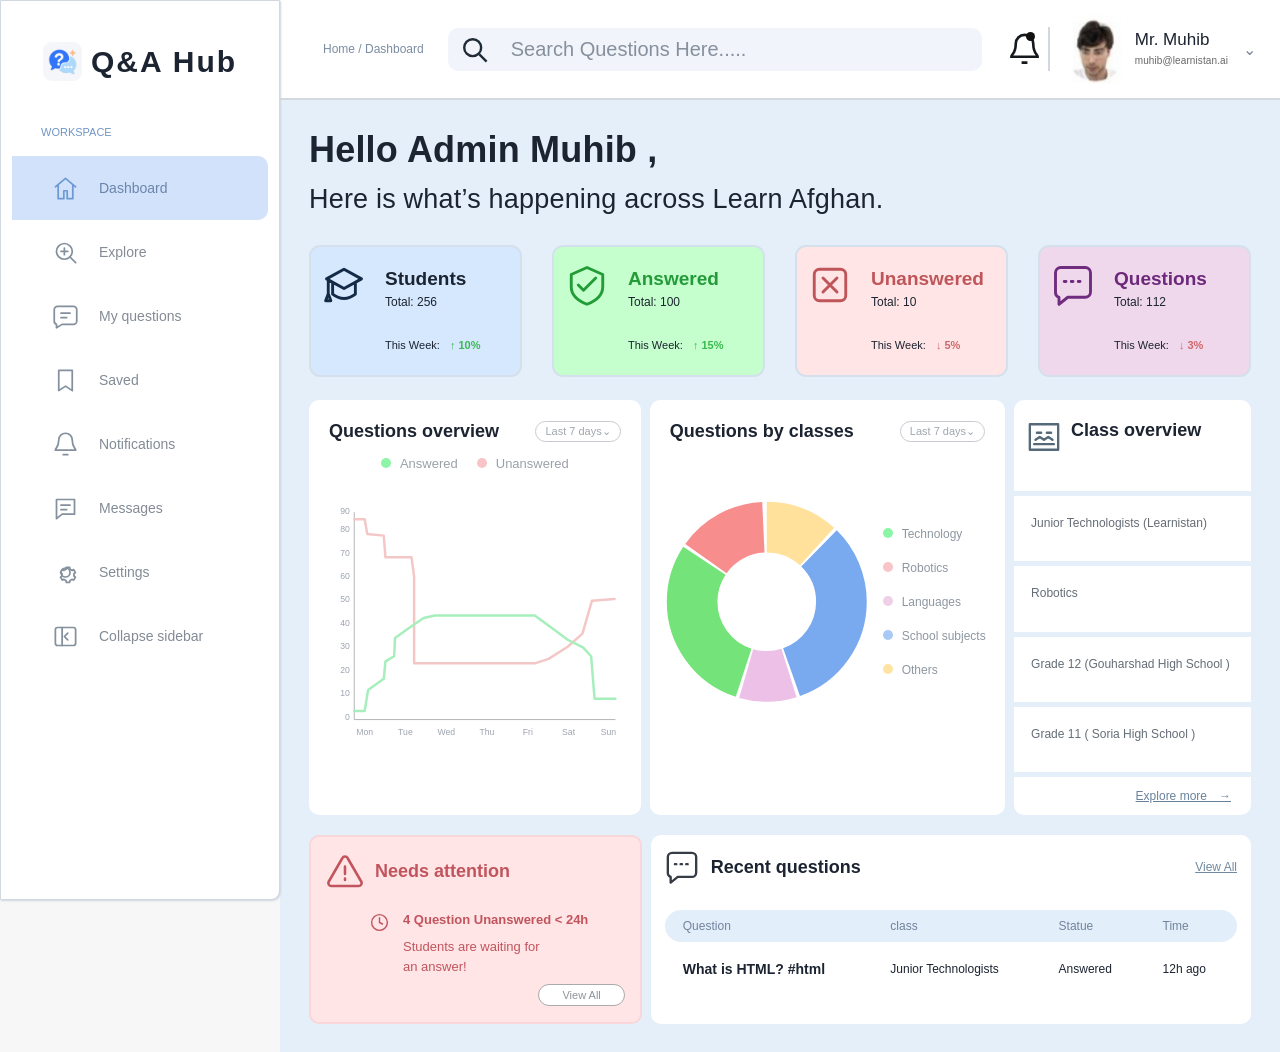
<file: Front-end/Routes/Admin_screen.html>
<!doctype html>
<html lang="en">
  <head>
    <meta charset="utf-8" />
    <meta content="width=device-width, initial-scale=1" name="viewport" />
    <title>Learn Afghan | Q&amp;A Hub Admin</title>
    <link href="../Styles/Admin_screen.css" rel="stylesheet" />
  </head>
  <body>
    <input
      aria-label="Collapse sidebar"
      class="sidebar-toggle"
      id="sidebar-toggle"
      type="checkbox"
    />
    <div class="app">
      <aside class="sidebar" id="sidebar">
        <div class="brand">
          <img
            alt="Q&amp;A Hub logo"
            class="brand-logo"
            src="../Assets/images/qa-logo.jpg"
          />Q&amp;A Hub
        </div>
        <div class="menu-label">WORKSPACE</div>
        <nav aria-label="Main menu">
          <a class="active" data-page="dashboard" href="#dashboard">
            <svg aria-hidden="true" class="icon" viewbox="0 0 24 24"><path d="M3 10.5 12 3l9 7.5M5.5 9v12h5v-7h3v7h5V9"></path></svg>
            <span class="nav-text">Dashboard</span>
          </a>
          <a data-page="explore" href="#explore">
            <svg aria-hidden="true" class="icon" viewbox="0 0 24 24"><circle cx="11" cy="11" r="7"></circle><path d="m16 16 5 5M8 11h6M11 8v6"></path></svg>
            <span class="nav-text">Explore</span>
          </a>
          <a data-page="my-questions" href="#my-questions">
            <svg aria-hidden="true" class="icon" viewbox="0 0 24 24"><path d="M5 3h14a3 3 0 0 1 3 3v10a3 3 0 0 1-3 3H9l-5 3v-3a3 3 0 0 1-2-3V6a3 3 0 0 1 3-3Z"></path><path d="M8 9h8M8 13h5"></path></svg>
            <span class="nav-text">My questions</span>
          </a>
          <a data-page="saved" href="#saved">
            <svg aria-hidden="true" class="icon" viewbox="0 0 24 24"><path d="M6 3h12v18l-6-4-6 4z"></path></svg>
            <span class="nav-text">Saved</span>
          </a>
          <a data-page="notifications" href="#notifications">
            <svg aria-hidden="true" class="icon" viewbox="0 0 24 24"><path d="M18 8a6 6 0 0 0-12 0c0 7-3 7-3 9h18c0-2-3-2-3-9M10 21h4"></path></svg>
            <span class="nav-text">Notifications</span>
          </a>
          <a data-page="messages" href="#messages">
            <svg aria-hidden="true" class="icon" viewbox="0 0 24 24"><path d="M4 4h16v13H9l-5 4z"></path><path d="M8 9h8M8 13h5"></path></svg>
            <span class="nav-text">Messages</span>
          </a>
          <a data-page="settings" href="#settings">
            <svg aria-hidden="true" class="icon" viewbox="0 0 24 24"><path d="M12 8a4 4 0 1 0 0 8 4 4 0 0 0 0-8Z"></path><path d="m19.4 15 .1.1 1.3 1-1.5 2.6-1.6-.6a8 8 0 0 1-1.7 1l-.3 1.7h-3l-.3-1.7a8 8 0 0 1-1.7-1l-1.6.6-1.5-2.6 1.3-1a8 8 0 0 1 0-2l-1.3-1 1.5-2.6 1.6.6a8 8 0 0 1 1.7-1l.3-1.7h3l.3 1.7a8 8 0 0 1 1.7 1l1.6-.6 1.5 2.6-1.3 1a8 8 0 0 1-.1 1.9Z"></path></svg>
            <span class="nav-text">Settings</span>
          </a>
          <label
            aria-controls="sidebar"
            aria-expanded="true"
            aria-label="Collapse sidebar"
            class="sidebar-toggle-button"
            for="sidebar-toggle"
            role="button"
            tabindex="0"
            title="Collapse sidebar"
          >
            <svg aria-hidden="true" class="icon" viewbox="0 0 24 24"><rect x="3" y="4" width="18" height="16" rx="2"></rect><path d="M9 4v16M14 9l-3 3 3 3"></path></svg>
            <span class="nav-text">Collapse sidebar</span>
          </label>
        </nav>
      </aside>
      <div class="workspace">
        <header class="topbar">
          <div class="header-center">
            <nav aria-label="Breadcrumb" class="breadcrumbs">
              Home / Dashboard
            </nav>
            <div class="search">
              <svg aria-hidden="true" viewbox="0 0 24 24">
                <circle cx="10.5" cy="10.5" r="7"></circle>
                <path d="m16 16 6 6"></path></svg
              ><input
                aria-label="Search questions"
                placeholder="Search Questions Here....."
                type="search"
              />
            </div>
          </div>
          <div class="header-right">
            <div class="header-popover notification-popover">
              <button
                aria-controls="notifications-panel"
                aria-expanded="false"
                aria-label="Notifications, 3 unread"
                class="bell"
                type="button"
              >
                <svg aria-hidden="true" viewbox="0 0 24 24">
                  <path
                    d="M18 8a6 6 0 0 0-12 0c0 7-3 7-3 9h18c0-2-3-2-3-9M10 21h4"
                  ></path>
                </svg>
                <i aria-hidden="true"></i>
              </button>
              <section
                aria-labelledby="notifications-title"
                class="popover-panel notification-panel"
                id="notifications-panel"
                hidden
              >
                <div class="popover-heading">
                  <div>
                    <h2 id="notifications-title">Notifications</h2>
                    <p class="popover-subtitle">3 unread alerts</p>
                  </div>
                  <button class="mark-all-read" data-mark-all-read type="button">Mark all read</button>
                </div>
                <ul class="notification-list">
                  <li>
                    <a class="notification-item" href="#my-questions">
                      <i class="notification-unread" aria-hidden="true"></i>
                      <span>
                        <strong>4 unanswered questions</strong>
                        <small>Students are waiting for an answer.</small>
                        <time>24 minutes ago</time>
                      </span>
                    </a>
                  </li>
                  <li>
                    <a class="notification-item" href="#explore">
                      <i class="notification-unread" aria-hidden="true"></i>
                      <span>
                        <strong>Student activity is up</strong>
                        <small>Student activity increased by 10% this week.</small>
                        <time>Today</time>
                      </span>
                    </a>
                  </li>
                  <li>
                    <a class="notification-item" href="#my-questions">
                      <i class="notification-unread" aria-hidden="true"></i>
                      <span>
                        <strong>Weekly question summary</strong>
                        <small>100 questions have been answered.</small>
                        <time>Yesterday</time>
                      </span>
                    </a>
                  </li>
                </ul>
                <a class="popover-footer" href="#notifications">Open notification center</a>
              </section>
            </div>
            <div class="header-popover profile-popover">
              <button
                aria-controls="profile-panel"
                aria-expanded="false"
                aria-label="Profile menu for Mr. Muhib"
                class="profile profile-trigger"
                type="button"
              >
                <img
                  alt=""
                  class="avatar"
                  src="../Assets/images/admin-avatar.png"
                />
                <span class="profile-details">
                  <strong>Mr. Muhib</strong>
                  <small>muhib@learnistan.ai</small>
                </span>
                <span aria-hidden="true" class="profile-chevron">⌄</span>
              </button>
              <section
                aria-label="Profile menu"
                class="popover-panel profile-panel"
                id="profile-panel"
                hidden
              >
                <div class="profile-panel-heading">
                  <strong>Mr. Muhib</strong>
                  <small>muhib@learnistan.ai</small>
                </div>
                <a href="#settings">Account settings</a>
                <a href="Sign_in.html">Sign out</a>
              </section>
            </div>
          </div>
        </header>
        <main id="dashboard">
          <h1>Hello Admin Muhib ,</h1>
          <p class="subtitle">Here is what’s happening across Learn Afghan.</p>
          <section aria-label="Dashboard statistics" class="stats">
            <article class="stat blue">
              <div class="stat-icon">
                <svg
                  aria-hidden="true"
                  class="icon icon-cap"
                  viewbox="0 0 24 24"
                >
                  <path
                    d="M2 8.5 12 3l10 5.5L12 14 2 8.5ZM5.5 11v6.2q6.5 5 13 0V11M3 9v8m0 0-1.5 4h3z"
                  ></path>
                </svg>
              </div>
              <div>
                <h2>Students</h2>
                <p>Total: 256</p>
                <small>This Week: <b class="up">↑ 10%</b></small>
              </div>
            </article>
            <article class="stat green">
              <div class="stat-icon">
                <svg
                  aria-hidden="true"
                  class="icon icon-check"
                  viewbox="0 0 24 24"
                >
                  <path
                    d="M12 2 21 6v7c0 4.6-4 8.1-9 10-5-1.9-9-5.4-9-10V6zM7 12l3 3 7-7"
                  ></path>
                </svg>
              </div>
              <div>
                <h2>Answered</h2>
                <p>Total: 100</p>
                <small>This Week: <b class="up">↑ 15%</b></small>
              </div>
            </article>
            <article class="stat pink">
              <div class="stat-icon">
                <svg
                  aria-hidden="true"
                  class="icon icon-cross"
                  viewbox="0 0 24 24"
                >
                  <rect height="18" rx="3" width="18" x="3" y="3"></rect>
                  <path d="m8 8 8 8m0-8-8 8"></path>
                </svg>
              </div>
              <div>
                <h2>Unanswered</h2>
                <p>Total: 10</p>
                <small>This Week: <b class="down">↓ 5%</b></small>
              </div>
            </article>
            <article class="stat purple">
              <div class="stat-icon">
                <svg
                  aria-hidden="true"
                  class="icon icon-chat"
                  viewbox="0 0 24 24"
                >
                  <path
                    d="M5 2h14a3 3 0 0 1 3 3v11a3 3 0 0 1-3 3H9l-5 4v-4a3 3 0 0 1-2-3V5a3 3 0 0 1 3-3Z"
                  ></path>
                  <path d="M7 10h1m3 0h1m3 0h1"></path>
                </svg>
              </div>
              <div>
                <h2>Questions</h2>
                <p>Total: 112</p>
                <small>This Week: <b class="down">↓ 3%</b></small>
              </div>
            </article>
          </section>
          <section class="analytics">
            <article class="panel overview">
              <div class="panel-head">
                <h2>Questions overview</h2>
                <span class="select">Last 7 days⌄</span>
              </div>
              <div class="legend">
                <span><i class="dot mint"></i>Answered</span
                ><span><i class="dot coral"></i>Unanswered</span>
              </div>
              <svg
                aria-label="Questions overview chart, Monday through Sunday"
                class="linechart"
                role="img"
                viewbox="0 0 350 280"
              >
                <g class="axis">
                  <path
                    d="M36 10V249H337"
                    fill="none"
                    stroke="#aaa"
                    stroke-width="1"
                  ></path>
                  <g fill="#9ca3af" font-size="10" text-anchor="end">
                    <text x="31" y="249">0</text>
                    <text x="31" y="222">10</text>
                    <text x="31" y="195">20</text>
                    <text x="31" y="168">30</text>
                    <text x="31" y="141">40</text>
                    <text x="31" y="114">50</text>
                    <text x="31" y="87">60</text>
                    <text x="31" y="60">70</text>
                    <text x="31" y="33">80</text>
                    <text x="31" y="12">90</text>
                  </g>
                  <g fill="#9ca3af" font-size="10" text-anchor="middle">
                    <text x="48" y="267">Mon</text>
                    <text x="95" y="267">Tue</text>
                    <text x="142" y="267">Wed</text>
                    <text x="189" y="267">Thu</text>
                    <text x="236" y="267">Fri</text>
                    <text x="283" y="267">Sat</text>
                    <text x="329" y="267">Sun</text>
                  </g>
                </g>
                <polyline
                  fill="none"
                  points="36,18 48,18 51,35 70,37 72,62 102,62 105,84 105,184 245,184 260,179 282,165 299,150 310,112 336,110"
                  stroke="#f3c7c6"
                  stroke-linecap="round"
                  stroke-linejoin="round"
                  stroke-width="2.5"
                ></polyline>
                <polyline
                  fill="none"
                  points="36,239 48,239 52,215 70,202 72,182 82,176 83,155 104,140 116,132 129,129 244,129 263,143 282,157 300,166 309,176 313,225 337,225"
                  stroke="#a6efbd"
                  stroke-linecap="round"
                  stroke-linejoin="round"
                  stroke-width="2.5"
                ></polyline>
              </svg>
            </article>
            <article class="panel classes-chart">
              <div class="panel-head">
                <h2>Questions by classes</h2>
                <span class="select">Last 7 days⌄</span>
              </div>
              <div class="donut-content">
                <svg
                  aria-label="Questions by classes doughnut chart"
                  class="donut-svg"
                  role="img"
                  viewbox="0 0 220 220"
                >
                  <circle
                    cx="110"
                    cy="110"
                    fill="none"
                    r="84"
                    stroke="#ffe19b"
                    stroke-dasharray="62 528"
                    stroke-dashoffset="0"
                    stroke-width="57"
                    transform="rotate(-90 110 110)"
                  ></circle>
                  <circle
                    cx="110"
                    cy="110"
                    fill="none"
                    r="84"
                    stroke="#79a9ee"
                    stroke-dasharray="170 528"
                    stroke-dashoffset="-65"
                    stroke-width="57"
                    transform="rotate(-90 110 110)"
                  ></circle>
                  <circle
                    cx="110"
                    cy="110"
                    fill="none"
                    r="84"
                    stroke="#edc1e7"
                    stroke-dasharray="49 528"
                    stroke-dashoffset="-238"
                    stroke-width="57"
                    transform="rotate(-90 110 110)"
                  ></circle>
                  <circle
                    cx="110"
                    cy="110"
                    fill="none"
                    r="84"
                    stroke="#74e47a"
                    stroke-dasharray="154 528"
                    stroke-dashoffset="-290"
                    stroke-width="57"
                    transform="rotate(-90 110 110)"
                  ></circle>
                  <circle
                    cx="110"
                    cy="110"
                    fill="none"
                    r="84"
                    stroke="#f78e8d"
                    stroke-dasharray="76 528"
                    stroke-dashoffset="-447"
                    stroke-width="57"
                    transform="rotate(-90 110 110)"
                  ></circle>
                </svg>
                <div class="donut-legend">
                  <span><i class="dot technology"></i>Technology</span
                  ><span><i class="dot robotics"></i>Robotics</span
                  ><span><i class="dot languages"></i>Languages</span
                  ><span><i class="dot school"></i>School subjects</span
                  ><span><i class="dot other"></i>Others</span>
                </div>
              </div>
            </article>
            <article class="panel class-overview" id="classes">
              <h2>
                <svg
                  aria-hidden="true"
                  class="icon icon-class"
                  viewbox="0 0 24 24"
                >
                  <path
                    d="M2 3h20v18H2zM5 17h14M7 9h3m4 0h3M6 14l3-2 3 2 3-2 3 2"
                  ></path></svg
                >Class overview
              </h2>
              <div class="class-list">
                <div>Junior Technologists (Learnistan)</div>
                <div>Robotics</div>
                <div>Grade 12 (Gouharshad High School )</div>
                <div>Grade 11 ( Soria High School )</div>
              </div>
              <a class="view-classes" href="#explore">Explore more　→</a>
            </article>
          </section>
          <section class="bottom">
            <article class="attention">
              <h2>
                <svg
                  aria-hidden="true"
                  class="icon icon-alert"
                  viewbox="0 0 24 24"
                >
                  <path
                    d="M10.2 3.5a2 2 0 0 1 3.6 0l9 15.5A2 2 0 0 1 21 22H3a2 2 0 0 1-1.8-3zM12 9v5m0 3v1"
                  ></path></svg
                >Needs attention
              </h2>
              <div class="attention-body">
                <svg
                  aria-hidden="true"
                  class="icon icon-clock"
                  viewbox="0 0 24 24"
                >
                  <circle cx="12" cy="12" r="9"></circle>
                  <path d="M12 6v6l4 2"></path>
                </svg>
                <div>
                  <strong>4 Question Unanswered &lt; 24h</strong>
                  <p>Students are waiting for<br />an answer!</p>
                </div>
              </div>
              <a class="pill" href="#notifications">View All</a>
            </article>
            <article class="panel recent" id="recent">
              <div class="recent-head">
                <h2>
                  <svg
                    aria-hidden="true"
                    class="icon icon-chat"
                    viewbox="0 0 24 24"
                  >
                    <path
                      d="M5 2h14a3 3 0 0 1 3 3v11a3 3 0 0 1-3 3H9l-5 4v-4a3 3 0 0 1-2-3V5a3 3 0 0 1 3-3Z"
                    ></path>
                    <path d="M7 10h1m3 0h1m3 0h1"></path></svg
                  >Recent questions
                </h2>
                <a href="#my-questions">View All</a>
              </div>
              <div class="table-scroll">
                <table>
                  <thead>
                    <tr>
                      <th>Question</th>
                      <th>class</th>
                      <th>Statue</th>
                      <th>Time</th>
                    </tr>
                  </thead>
                  <tbody>
                    <tr>
                      <td><strong>What is HTML? #html</strong></td>
                      <td>Junior Technologists</td>
                      <td>Answered</td>
                      <td>12h ago</td>
                    </tr>
                  </tbody>
                </table>
              </div>
            </article>
          </section>
        </main>
      </div>
    </div>
    <script src="../../Back-end/Scripts/Admin_screen.js" defer></script>
  </body>
</html>
</file>
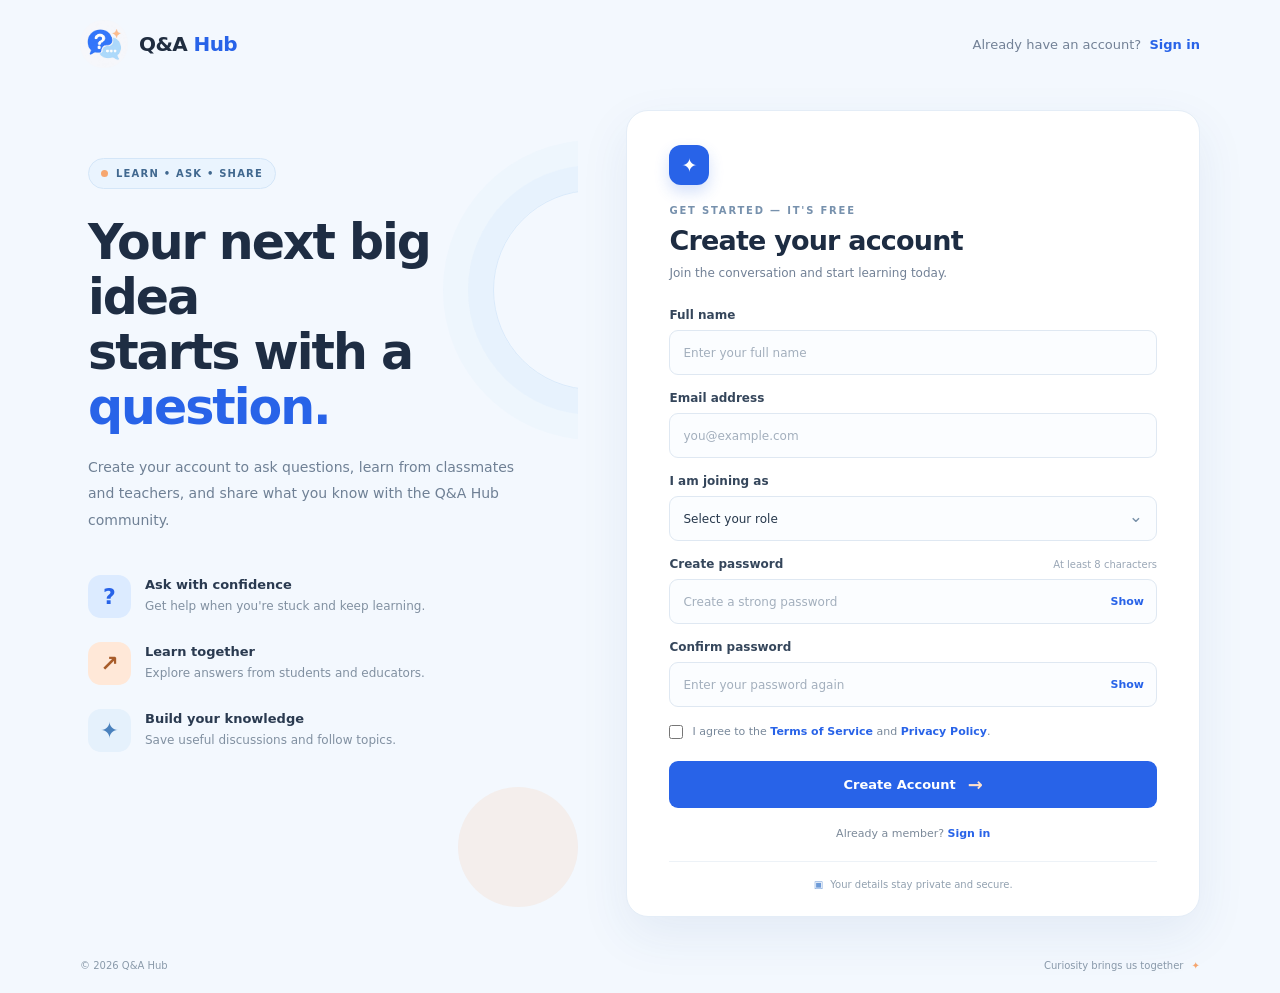
<file: Front-end/Routes/Create_aacount.html>
<!DOCTYPE html>
<html lang="en">
<head>
  <meta charset="UTF-8">
  <meta name="viewport" content="width=device-width, initial-scale=1.0">
  <meta name="description" content="Create your Q&A Hub account and join a community for asking questions and sharing answers.">
  <title>Create Account | Q&amp;A Hub</title>
  <link rel="stylesheet" href="../Styles/Create_account.css">
</head>
<body>
  <main class="page">
    <header class="topbar">
      <a class="brand" href="register.html" aria-label="Q&A Hub home">
        <img src="../Assets/images1/qa-hub-logo.jpg" alt="Q&A Hub logo">
        <span>Q&amp;A <strong>Hub</strong></span>
      </a>
      <p class="top-note">Already have an account? <a href="#" id="signin-link">Sign in</a></p>
    </header>

    <section class="layout">
      <aside class="intro">
        <span class="pill"><span class="pill-dot"></span> LEARN • ASK • SHARE</span>
        <h1>Your next big idea<br>starts with a <span>question.</span></h1>
        <p class="intro-copy">Create your account to ask questions, learn from classmates and teachers, and share what you know with the Q&amp;A Hub community.</p>

        <div class="benefits">
          <div class="benefit">
            <span class="benefit-icon" aria-hidden="true">?</span>
            <div><h2>Ask with confidence</h2><p>Get help when you're stuck and keep learning.</p></div>
          </div>
          <div class="benefit">
            <span class="benefit-icon orange" aria-hidden="true">↗</span>
            <div><h2>Learn together</h2><p>Explore answers from students and educators.</p></div>
          </div>
          <div class="benefit">
            <span class="benefit-icon pale" aria-hidden="true">✦</span>
            <div><h2>Build your knowledge</h2><p>Save useful discussions and follow topics.</p></div>
          </div>
        </div>
        <div class="decor decor-a" aria-hidden="true"></div>
        <div class="decor decor-b" aria-hidden="true"></div>
      </aside>

      <section class="form-card" aria-labelledby="form-title">
        <div class="form-heading">
          <div class="heading-icon" aria-hidden="true">✦</div>
          <p class="eyebrow">GET STARTED — IT'S FREE</p>
          <h2 id="form-title">Create your account</h2>
          <p class="muted">Join the conversation and start learning today.</p>
        </div>

        <form id="register-form">
          <div class="field">
            <label for="fullname">Full name</label>
            <input id="fullname" name="fullname" type="text" placeholder="Enter your full name" autocomplete="name" required minlength="2">
          </div>
          <div class="field">
            <label for="email">Email address</label>
            <input id="email" name="email" type="email" placeholder="you@example.com" autocomplete="email" required>
          </div>
          <div class="field">
            <label for="role">I am joining as</label>
            <div class="select-wrap">
              <select id="role" name="role" required>
                <option value="" selected disabled>Select your role</option>
                <option value="student">Student</option>
                <option value="teacher">Teacher / Educator</option>
              </select>
              <span aria-hidden="true">⌄</span>
            </div>
          </div>
          <div class="field">
            <div class="label-row"><label for="password">Create password</label><span class="hint">At least 8 characters</span></div>
            <div class="password-wrap">
              <input id="password" name="password" type="password" placeholder="Create a strong password" autocomplete="new-password" required minlength="8">
              <button type="button" class="show-password" data-target="password">Show</button>
            </div>
          </div>
          <div class="field">
            <label for="confirm-password">Confirm password</label>
            <div class="password-wrap">
              <input id="confirm-password" name="confirm-password" type="password" placeholder="Enter your password again" autocomplete="new-password" required minlength="8">
              <button type="button" class="show-password" data-target="confirm-password">Show</button>
            </div>
          </div>

          <label class="terms-check">
            <input id="terms" name="terms" type="checkbox" required>
            <span>I agree to the <a href="#" class="inline-link">Terms of Service</a> and <a href="#" class="inline-link">Privacy Policy</a>.</span>
          </label>

          <button class="submit-button" type="submit">Create Account <span aria-hidden="true">→</span></button>
          <p class="form-message" id="form-message" role="status" aria-live="polite"></p>
        </form>
        <p class="signin-bottom">Already a member? <a href="#" id="signin-bottom-link">Sign in</a></p>
        <p class="security-note"><span aria-hidden="true">▣</span> Your details stay private and secure.</p>
      </section>
    </section>

    <footer class="footer">
      <span>© 2026 Q&amp;A Hub</span>
      <span>Curiosity brings us together <b>✦</b></span>
    </footer>
  </main>

  <script>
    // Front-end demo only. Connect an authentication backend to create real accounts.
    const form = document.getElementById('register-form');
    const password = document.getElementById('password');
    const confirmPassword = document.getElementById('confirm-password');
    const message = document.getElementById('form-message');

    document.querySelectorAll('.show-password').forEach(button => {
      button.addEventListener('click', () => {
        const input = document.getElementById(button.dataset.target);
        const reveal = input.type === 'password';
        input.type = reveal ? 'text' : 'password';
        button.textContent = reveal ? 'Hide' : 'Show';
        button.setAttribute('aria-label', reveal ? 'Hide password' : 'Show password');
      });
    });

    form.addEventListener('submit', event => {
      event.preventDefault();
      message.className = 'form-message';
      if (!form.reportValidity()) return;
      if (password.value !== confirmPassword.value) {
        confirmPassword.setCustomValidity('Passwords do not match.');
        confirmPassword.reportValidity();
        confirmPassword.addEventListener('input', () => confirmPassword.setCustomValidity(''), { once: true });
        message.textContent = 'Please make sure both passwords match.';
        message.classList.add('error');
        return;
      }
      confirmPassword.setCustomValidity('');
      message.textContent = 'Looks good! This demo is ready to connect to an account service. No account has been created yet.';
      message.classList.add('success');
    });

    function showSigninDemo(event) {
      event.preventDefault();
      message.className = 'form-message';
      message.textContent = 'The sign-in page is a separate file. Open index.html from your sign-in project to use it.';
    }
    document.getElementById('signin-link').addEventListener('click', showSigninDemo);
    document.getElementById('signin-bottom-link').addEventListener('click', showSigninDemo);
  </script>
</body>
</html>
</file>
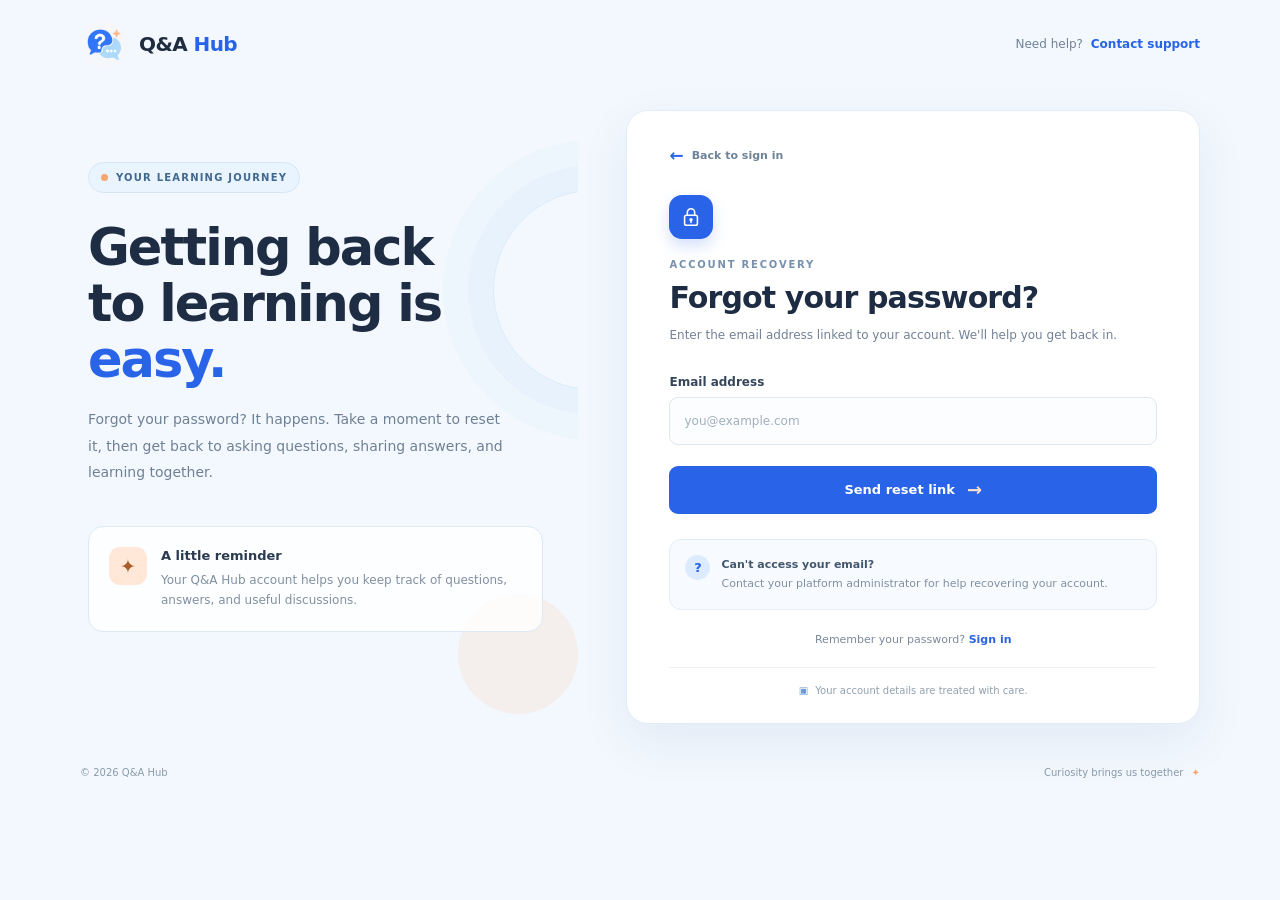
<file: Front-end/Routes/Forgot_password.html>
<!DOCTYPE html>
<html lang="en">
<head>
  <meta charset="UTF-8">
  <meta name="viewport" content="width=device-width, initial-scale=1.0">
  <meta name="description" content="Reset your Q&A Hub password.">
  <title>Forgot Password | Q&amp;A Hub</title>
  <link rel="stylesheet" href="../Styles/Forgot_password.css">
</head>
<body>
  <main class="page">
    <header class="topbar">
      <a class="brand" href="forgot-password.html" aria-label="Q&A Hub">
        <img src="../Assets/images2/qa-hub-logo.jpg" alt="Q&A Hub logo">
        <span>Q&amp;A <strong>Hub</strong></span>
      </a>
      <span class="top-note">Need help? <a href="mailto:support@example.com">Contact support</a></span>
    </header>

    <section class="layout">
      <aside class="intro">
        <span class="pill"><span class="pill-dot"></span> YOUR LEARNING JOURNEY</span>
        <h1>Getting back<br>to learning is<br><span>easy.</span></h1>
        <p class="intro-copy">Forgot your password? It happens. Take a moment to reset it, then get back to asking questions, sharing answers, and learning together.</p>

        <div class="tip-card">
          <span class="tip-icon" aria-hidden="true">✦</span>
          <div>
            <h2>A little reminder</h2>
            <p>Your Q&amp;A Hub account helps you keep track of questions, answers, and useful discussions.</p>
          </div>
        </div>
        <div class="decor decor-a" aria-hidden="true"></div>
        <div class="decor decor-b" aria-hidden="true"></div>
      </aside>

      <section class="form-card" aria-labelledby="form-title">
        <a class="back-link" href="#" id="back-link"><span aria-hidden="true">←</span> Back to sign in</a>

        <div class="form-heading">
          <div class="heading-icon" aria-hidden="true">
            <svg viewBox="0 0 24 24" role="img" aria-label="Lock icon">
              <rect x="5" y="10" width="14" height="11" rx="2"></rect>
              <path d="M8 10V7a4 4 0 0 1 8 0v3"></path>
              <circle cx="12" cy="15" r="1"></circle>
              <path d="M12 16v2"></path>
            </svg>
          </div>
          <p class="eyebrow">ACCOUNT RECOVERY</p>
          <h2 id="form-title">Forgot your password?</h2>
          <p class="muted">Enter the email address linked to your account. We'll help you get back in.</p>
        </div>

        <form id="reset-form">
          <div class="field">
            <label for="email">Email address</label>
            <input id="email" name="email" type="email" placeholder="you@example.com" autocomplete="email" required>
          </div>

          <button class="submit-button" type="submit">Send reset link <span aria-hidden="true">→</span></button>
          <p class="form-message" id="form-message" role="status" aria-live="polite"></p>
        </form>

        <div class="help-box">
          <span class="help-icon" aria-hidden="true">?</span>
          <p><strong>Can't access your email?</strong><br>Contact your platform administrator for help recovering your account.</p>
        </div>

        <p class="signin-bottom">Remember your password? <a href="#" id="signin-link">Sign in</a></p>
        <p class="security-note"><span aria-hidden="true">▣</span> Your account details are treated with care.</p>
      </section>
    </section>

    <footer class="footer">
      <span>© 2026 Q&amp;A Hub</span>
      <span>Curiosity brings us together <b>✦</b></span>
    </footer>
  </main>

  <script>
    // Front-end demonstration only. Real password reset emails require a secure authentication service.
    const form = document.getElementById('reset-form');
    const message = document.getElementById('form-message');
    form.addEventListener('submit', event => {
      event.preventDefault();
      if (!form.reportValidity()) return;
      message.className = 'form-message success';
      message.textContent = 'Demo only: a real reset link can be sent after connecting an authentication service.';
    });

    function returnToSignin(event) {
      event.preventDefault();
      message.className = 'form-message';
      message.textContent = 'Open your separate Q&A Hub sign-in page to sign in.';
    }
    document.getElementById('back-link').addEventListener('click', returnToSignin);
    document.getElementById('signin-link').addEventListener('click', returnToSignin);
  </script>
</body>
</html>
</file>
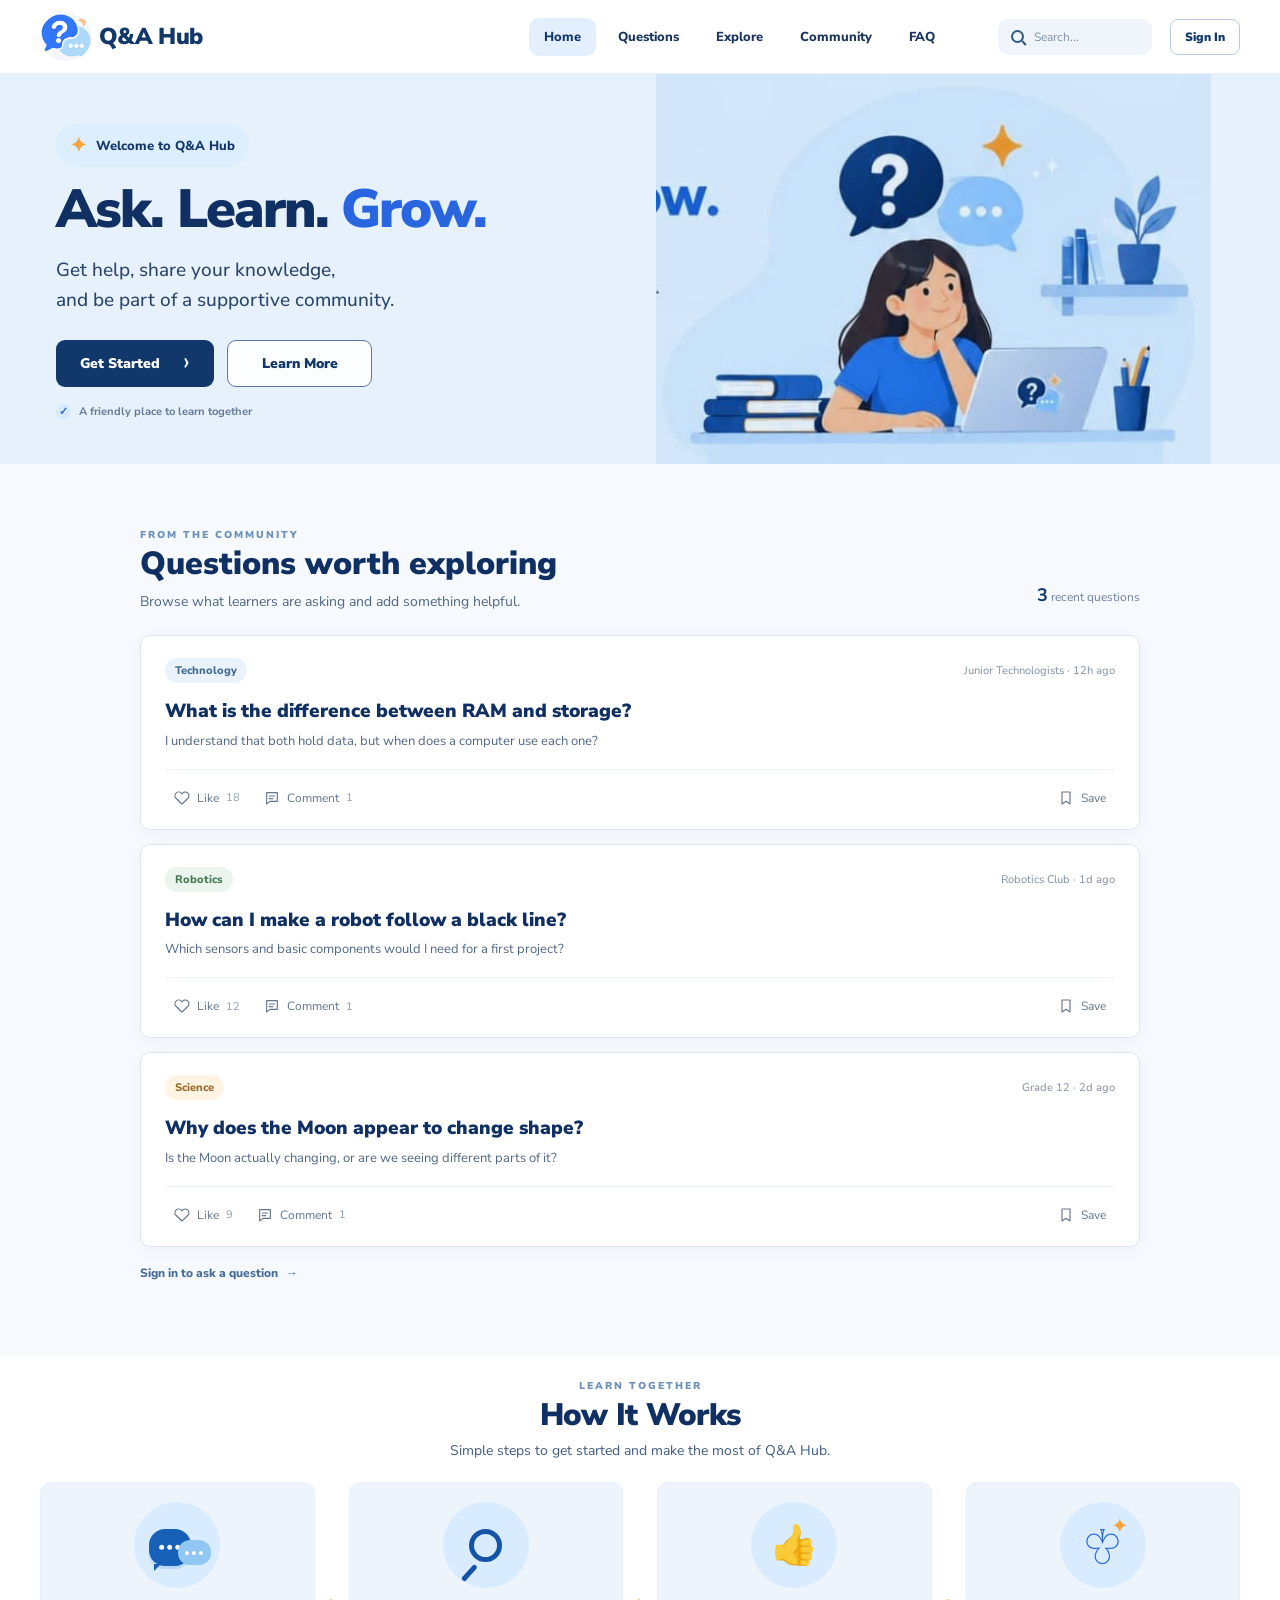
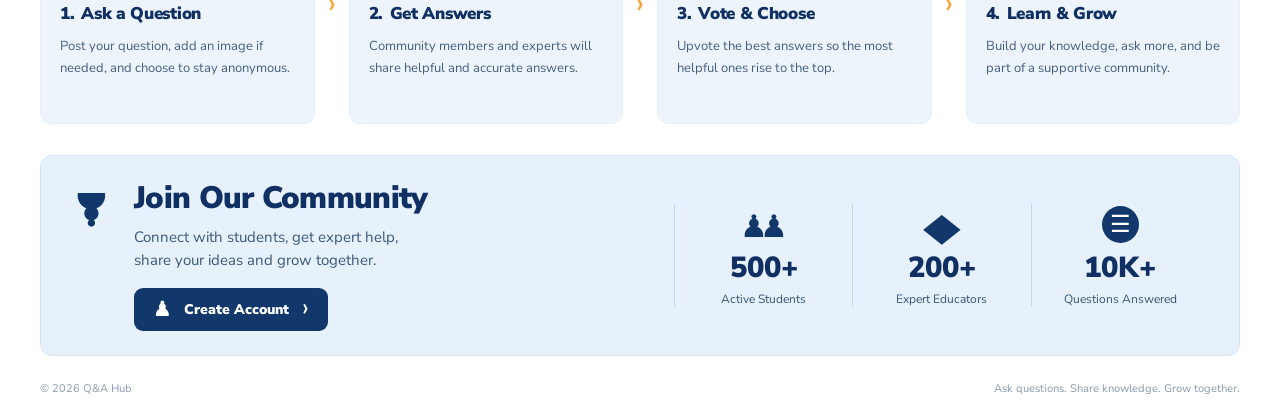
<file: Front-end/Routes/Home.html>
<!doctype html>
<html lang="en">
<head>
  <meta charset="utf-8">
  <meta name="viewport" content="width=device-width, initial-scale=1">
  <meta name="description" content="Ask questions, share knowledge, and grow together with the Q&A Hub community.">
  <title>Q&amp;A Hub</title>
  <link rel="stylesheet" href="../Styles/Home.css">
</head>
<body>
  <header class="site-header">
    <div class="nav-wrap">
      <a class="brand" href="#" aria-label="Q&A Hub home">
        <img src="../Assets/images4/qa-hub-logo.jpg" alt="" class="brand-mark">
        <span>Q&amp;A Hub</span>
      </a>
      <button class="menu-toggle" aria-label="Navigation menu" type="button"><span></span><span></span><span></span></button>
      <nav class="main-nav" aria-label="Main navigation">
        <a class="nav-link active" href="#home">Home</a>
        <a class="nav-link" href="#questions">Questions</a>
        <a class="nav-link" href="#how-it-works">Explore</a>
        <a class="nav-link" href="#community">Community</a>
        <a class="nav-link" href="#how-it-works">FAQ</a>
      </nav>
      <div class="nav-tools">
        <div class="search-box" role="search" aria-label="Search questions"><span class="search-icon"></span><span>Search...</span></div>
        <a class="sign-in-button" href="Sign_in.html">Sign In</a>
      </div>
    </div>
  </header>

  <main>
    <section class="hero" id="home">
      <div class="hero-inner">
        <div class="hero-copy">
          <div class="eyebrow"><span class="sparkle">✦</span> Welcome to Q&amp;A Hub</div>
          <h1>Ask. Learn. <span>Grow.</span></h1>
          <p class="hero-description">Get help, share your knowledge,<br class="desktop-break"> and be part of a supportive community.</p>
          <div class="hero-actions">
            <a class="button button-primary" href="#community">Get Started <span class="arrow">›</span></a>
            <a class="button button-outline" href="#how-it-works">Learn More</a>
          </div>
          <div class="trust-note"><span class="tiny-check">✓</span> A friendly place to learn together</div>
        </div>
        <div class="hero-art">
          <img src="../Assets/images4/hero-illustration.jpg" alt="Student learning with a laptop, books, and question bubbles">
        </div>
      </div>
    </section>

    <section aria-labelledby="questions-title" class="questions-section" id="questions">
      <div class="questions-wrap">
        <div class="questions-heading">
          <div>
            <span class="section-kicker">FROM THE COMMUNITY</span>
            <h2 id="questions-title">Questions worth exploring</h2>
            <p>Browse what learners are asking and add something helpful.</p>
          </div>
          <span class="question-total"><strong>3</strong> recent questions</span>
        </div>
        <div class="question-feed">
          <article class="question-card" data-question="ram-storage">
            <div class="question-card-meta"><span class="question-topic">Technology</span><span>Junior Technologists <i aria-hidden="true">·</i> 12h ago</span></div>
            <h3>What is the difference between RAM and storage?</h3>
            <p>I understand that both hold data, but when does a computer use each one?</p>
            <div class="question-actions" aria-label="Question actions">
              <button aria-label="Like question" aria-pressed="false" class="question-action" data-like-question="ram-storage" type="button"><svg aria-hidden="true" viewbox="0 0 24 24"><path d="M20.8 4.6a5.5 5.5 0 0 0-7.8 0L12 5.7l-1.1-1.1a5.5 5.5 0 0 0-7.8 7.8l1.1 1.1L12 21l7.8-7.5 1.1-1.1a5.5 5.5 0 0 0-.1-7.8Z"></path></svg><span>Like</span><span class="action-count" data-like-count>18</span></button>
              <button aria-controls="comments-ram-storage" aria-expanded="false" class="question-action" data-toggle-comments type="button"><svg aria-hidden="true" viewbox="0 0 24 24"><path d="M4 4h16v13H9l-5 4z"></path><path d="M8 9h8M8 13h5"></path></svg><span>Comment</span><span class="action-count" data-comment-count>1</span></button>
              <button aria-label="Save question" aria-pressed="false" class="question-action save-question" data-save-question="ram-storage" type="button"><svg aria-hidden="true" viewbox="0 0 24 24"><path d="M6 3h12v18l-6-4-6 4z"></path></svg><span>Save</span></button>
            </div>
            <section aria-label="Comments" class="question-comments" hidden id="comments-ram-storage">
              <div class="comment-list" data-comment-list><article class="community-comment"><strong>Farzana</strong><p>RAM is temporary working memory. Storage keeps files even when the computer is off.</p></article></div>
              <form class="comment-form" data-comment-form>
                <label class="visually-hidden" for="comment-ram-storage">Write a comment</label>
                <textarea id="comment-ram-storage" maxlength="500" placeholder="Add a helpful comment..." required rows="2"></textarea>
                <button class="comment-submit" type="submit">Post comment</button>
              </form>
            </section>
          </article>
          <article class="question-card" data-question="line-robot">
            <div class="question-card-meta"><span class="question-topic topic-robotics">Robotics</span><span>Robotics Club <i aria-hidden="true">·</i> 1d ago</span></div>
            <h3>How can I make a robot follow a black line?</h3>
            <p>Which sensors and basic components would I need for a first project?</p>
            <div class="question-actions" aria-label="Question actions">
              <button aria-label="Like question" aria-pressed="false" class="question-action" data-like-question="line-robot" type="button"><svg aria-hidden="true" viewbox="0 0 24 24"><path d="M20.8 4.6a5.5 5.5 0 0 0-7.8 0L12 5.7l-1.1-1.1a5.5 5.5 0 0 0-7.8 7.8l1.1 1.1L12 21l7.8-7.5 1.1-1.1a5.5 5.5 0 0 0-.1-7.8Z"></path></svg><span>Like</span><span class="action-count" data-like-count>12</span></button>
              <button aria-controls="comments-line-robot" aria-expanded="false" class="question-action" data-toggle-comments type="button"><svg aria-hidden="true" viewbox="0 0 24 24"><path d="M4 4h16v13H9l-5 4z"></path><path d="M8 9h8M8 13h5"></path></svg><span>Comment</span><span class="action-count" data-comment-count>1</span></button>
              <button aria-label="Save question" aria-pressed="false" class="question-action save-question" data-save-question="line-robot" type="button"><svg aria-hidden="true" viewbox="0 0 24 24"><path d="M6 3h12v18l-6-4-6 4z"></path></svg><span>Save</span></button>
            </div>
            <section aria-label="Comments" class="question-comments" hidden id="comments-line-robot">
              <div class="comment-list" data-comment-list><article class="community-comment"><strong>Omid</strong><p>Two infrared sensors can detect the contrast between the line and the floor.</p></article></div>
              <form class="comment-form" data-comment-form>
                <label class="visually-hidden" for="comment-line-robot">Write a comment</label>
                <textarea id="comment-line-robot" maxlength="500" placeholder="Add a helpful comment..." required rows="2"></textarea>
                <button class="comment-submit" type="submit">Post comment</button>
              </form>
            </section>
          </article>
          <article class="question-card" data-question="moon-phases">
            <div class="question-card-meta"><span class="question-topic topic-science">Science</span><span>Grade 12 <i aria-hidden="true">·</i> 2d ago</span></div>
            <h3>Why does the Moon appear to change shape?</h3>
            <p>Is the Moon actually changing, or are we seeing different parts of it?</p>
            <div class="question-actions" aria-label="Question actions">
              <button aria-label="Like question" aria-pressed="false" class="question-action" data-like-question="moon-phases" type="button"><svg aria-hidden="true" viewbox="0 0 24 24"><path d="M20.8 4.6a5.5 5.5 0 0 0-7.8 0L12 5.7l-1.1-1.1a5.5 5.5 0 0 0-7.8 7.8l1.1 1.1L12 21l7.8-7.5 1.1-1.1a5.5 5.5 0 0 0-.1-7.8Z"></path></svg><span>Like</span><span class="action-count" data-like-count>9</span></button>
              <button aria-controls="comments-moon-phases" aria-expanded="false" class="question-action" data-toggle-comments type="button"><svg aria-hidden="true" viewbox="0 0 24 24"><path d="M4 4h16v13H9l-5 4z"></path><path d="M8 9h8M8 13h5"></path></svg><span>Comment</span><span class="action-count" data-comment-count>1</span></button>
              <button aria-label="Save question" aria-pressed="false" class="question-action save-question" data-save-question="moon-phases" type="button"><svg aria-hidden="true" viewbox="0 0 24 24"><path d="M6 3h12v18l-6-4-6 4z"></path></svg><span>Save</span></button>
            </div>
            <section aria-label="Comments" class="question-comments" hidden id="comments-moon-phases">
              <div class="comment-list" data-comment-list><article class="community-comment"><strong>Laila</strong><p>As the Moon orbits Earth, sunlight illuminates different portions of the side facing us.</p></article></div>
              <form class="comment-form" data-comment-form>
                <label class="visually-hidden" for="comment-moon-phases">Write a comment</label>
                <textarea id="comment-moon-phases" maxlength="500" placeholder="Add a helpful comment..." required rows="2"></textarea>
                <button class="comment-submit" type="submit">Post comment</button>
              </form>
            </section>
          </article>
        </div>
        <a class="questions-sign-in" href="Sign_in.html">Sign in to ask a question <span aria-hidden="true">→</span></a>
      </div>
    </section>

    <section class="how-section section-wrap" id="how-it-works">
      <div class="section-heading">
        <span class="section-kicker">LEARN TOGETHER</span>
        <h2>How It Works</h2>
        <p>Simple steps to get started and make the most of Q&amp;A Hub.</p>
      </div>
      <div class="steps-grid">
        <article class="step-card">
          <div class="step-icon chat-icon"><span>•••</span><i>•••</i></div>
          <h3><span>1.</span> Ask a Question</h3>
          <p>Post your question, add an image if needed, and choose to stay anonymous.</p>
        </article>
        <span class="step-arrow" aria-hidden="true">›</span>
        <article class="step-card">
          <div class="step-icon"><span class="magnifier"></span></div>
          <h3><span>2.</span> Get Answers</h3>
          <p>Community members and experts will share helpful and accurate answers.</p>
        </article>
        <span class="step-arrow" aria-hidden="true">›</span>
        <article class="step-card">
          <div class="step-icon"><span class="thumb">👍</span></div>
          <h3><span>3.</span> Vote &amp; Choose</h3>
          <p>Upvote the best answers so the most helpful ones rise to the top.</p>
        </article>
        <span class="step-arrow" aria-hidden="true">›</span>
        <article class="step-card">
          <div class="step-icon bulb-icon"><span>♧</span><i>✦</i></div>
          <h3><span>4.</span> Learn &amp; Grow</h3>
          <p>Build your knowledge, ask more, and be part of a supportive community.</p>
        </article>
      </div>
    </section>

    <section class="community-wrap" id="community">
      <div class="community-panel">
        <div class="community-copy">
          <div class="people-symbol" aria-hidden="true">♟</div>
          <div>
            <h2>Join Our Community</h2>
            <p>Connect with students, get expert help,<br class="desktop-break"> share your ideas and grow together.</p>
            <a class="button button-primary create-button" href="#home"><span class="user-symbol">♟</span> Create Account <span class="arrow">›</span></a>
          </div>
        </div>
        <div class="stats">
          <div class="stat">
            <div class="stat-icon people-icon">♟♟</div>
            <strong>500+</strong>
            <span>Active Students</span>
          </div>
          <div class="stat">
            <div class="stat-icon cap-icon">◆</div>
            <strong>200+</strong>
            <span>Expert Educators</span>
          </div>
          <div class="stat">
            <div class="stat-icon question-icon">☰</div>
            <strong>10K+</strong>
            <span>Questions Answered</span>
          </div>
        </div>
      </div>
    </section>
  </main>
  <footer class="site-footer"><span>© 2026 Q&amp;A Hub</span><span>Ask questions. Share knowledge. Grow together.</span></footer>
  <script src="../../Back-end/Scripts/Home.js" defer></script>
</body>
</html>
</file>
<file: Front-end/Routes/learn-afghan-admin/styles-fixed.css>
:root{
  --bg:#dce9fb; --white:#fff; --soft:#e8f0fc; --soft2:#eef4fd; --blue:#1f5eff; --blue-d:#1747c9;
  --orange:#fbab72; --orange-d:#fb9a52; --green:#4fd36b; --navy:#0f1d3d; --muted:#4a5878;
  --border:#c9d9f2; --r-sm:8px; --r-md:12px; --r-lg:16px;
  --shadow:0 1px 3px rgba(31,70,140,.12); --shadow-h:0 4px 14px rgba(31,70,140,.18);
  --side:265px; --top:90px; --gap:16px;
  --font:Inter,system-ui,-apple-system,BlinkMacSystemFont,"Segoe UI",sans-serif;
}
*{box-sizing:border-box;margin:0;padding:0}
html,body{overflow-x:hidden}
body{font-family:var(--font);background:var(--bg);color:var(--navy);min-height:100vh}
a{color:inherit;text-decoration:none}
svg.i{width:24px;height:24px;fill:none;stroke:currentColor;stroke-width:1.7;stroke-linecap:round;stroke-linejoin:round;flex:none}
.logo{width:56px;height:56px;flex:none}
.avatar{border-radius:50%;flex:none;background:linear-gradient(135deg,#f0c9b4,#3a2420)}

/* scale desktop so nothing looks oversized */
@media (min-width:1100px){html{zoom:.7}}

/* ---------- SIDEBAR ---------- */
.side{position:fixed;left:0;top:0;bottom:0;width:var(--side);background:var(--soft2);border-right:1px solid var(--border);border-radius:0 var(--r-md) var(--r-md) 0;box-shadow:var(--shadow);padding:20px 0;overflow:hidden;z-index:5}
.brand{display:flex;align-items:center;justify-content:center;gap:12px;font-size:28px;font-weight:700;letter-spacing:.5px;margin-bottom:36px}
.sec{font-size:12px;color:var(--blue);padding:0 34px;margin-bottom:10px;font-weight:500}
.nav a{display:flex;align-items:center;gap:16px;height:54px;padding:0 40px;font-size:15px;margin-right:38px;border-radius:0 var(--r-md) var(--r-md) 0;transition:background .2s}
.nav a svg.i{color:var(--blue-d)}
.nav a:hover{background:rgba(31,94,255,.08)}
.nav a.on{background:#c8dbf9}
.nav a .chev{width:18px;height:18px;margin-left:6px;stroke-width:2.2}
.nav.others{margin-top:6px}
.gap-others{height:52px}

/* ---------- HEADER ---------- */
.main{margin-left:var(--side)}
.top{position:sticky;top:0;z-index:4;height:var(--top);background:var(--white);display:flex;align-items:center;gap:24px;padding:0 32px 0 24px;border-bottom:1px solid var(--border)}
.search{flex:1;height:46px;background:var(--soft);border-radius:var(--r-md);display:flex;align-items:center;gap:14px;padding:0 18px;font-size:17px;transition:box-shadow .2s}
.search:hover{box-shadow:var(--shadow-h)}
.search svg.i{width:28px;height:28px}
.bell{position:relative;display:grid;place-items:center;width:44px;height:44px}
.bell svg.i{width:34px;height:34px}
.bell::after{content:"";position:absolute;top:4px;right:4px;width:10px;height:10px;border-radius:50%;background:var(--navy)}
.vdiv{width:2px;height:62px;background:var(--border)}
.prof{display:flex;align-items:center;gap:14px}
.prof .avatar{width:64px;height:64px}
.prof b{display:flex;align-items:center;gap:8px;font-size:19px;font-weight:500}
.prof .chv2{width:18px;height:18px;stroke-width:2.4}
.prof small{font-size:14px}
.mtop,.msearch,.scrim{display:none}
.burger{display:grid;place-items:center;width:44px;height:44px;cursor:pointer;position:relative;z-index:6;-webkit-tap-highlight-color:transparent}
.ttl{display:flex;align-items:center;gap:8px}

/* ---------- CONTENT ---------- */
.content{padding:26px 32px 40px 24px}
h1{display:block;font-size:36px;line-height:1.1;font-weight:700}
.sub{font-size:27px;margin:4px 0 24px}
.gm{display:none}

/* ask a question */
.ask{background:var(--white);border:1px solid var(--border);border-radius:var(--r-md);box-shadow:var(--shadow);padding:14px 28px 22px 10px;display:grid;grid-template-columns:76px 1fr;column-gap:14px;margin-bottom:18px}
.ask svg.big{width:66px;height:66px;stroke-width:1.5}
.ask h3{font-size:30px;font-weight:500}
.ask p{font-size:22px;margin-top:10px}
.askrow{grid-column:1/-1;display:flex;gap:46px;margin:8px 0 0 52px}
.askin{flex:1;height:60px;background:var(--soft);border-radius:var(--r-sm);display:flex;align-items:center;gap:12px;padding:0 20px 0 14px;font-size:22px;color:var(--muted)}
.askin svg.up{width:34px;height:34px;color:var(--navy)}
.send{width:44px;height:44px;border-radius:50%;border:0;background:var(--orange-d);color:#fff;display:grid;place-items:center;cursor:pointer;flex:none;transition:filter .2s}
.send:hover{filter:brightness(.95)}
.send svg.i{stroke-width:2.6}
.aibtn{width:226px;height:60px;border-radius:var(--r-sm);background:var(--blue);color:#fff;display:flex;align-items:center;justify-content:center;gap:12px;font-size:26px;letter-spacing:1px;transition:background .2s,box-shadow .2s,transform .2s}
.aibtn:hover{background:var(--blue-d);box-shadow:var(--shadow-h);transform:translateY(-1px)}
.aibtn svg.i{width:34px;height:34px}

/* tabs + questions */
.qpanel{background:var(--white);border:1px solid var(--border);border-radius:var(--r-md);box-shadow:var(--shadow);padding:16px 30px 8px}
.tabs{display:grid;grid-template-columns:1.1fr 1fr 1fr 1.1fr;gap:50px;margin-bottom:34px}
.tab{height:58px;border-radius:var(--r-sm);background:var(--soft);display:grid;place-items:center;font-size:22px;letter-spacing:.5px;box-shadow:var(--shadow);transition:box-shadow .2s,filter .2s}
.tab:hover{box-shadow:var(--shadow-h);filter:brightness(.98)}
.tab.on{background:var(--blue);color:#fff}
.tab.or{background:var(--orange)}
.q{position:relative;background:var(--white);border:1px solid var(--border);border-radius:var(--r-md);padding:12px 18px 12px 8px;display:grid;grid-template-columns:100px 1fr;gap:10px 0;margin-bottom:18px;transition:box-shadow .2s}
.q:hover{box-shadow:var(--shadow-h)}
.q .avatar{width:72px;height:72px;margin-left:6px}
.q h4{font-size:24px;font-weight:500}
.meta{display:flex;align-items:center;gap:14px;margin-top:8px;font-size:22px}
.badge{background:var(--green);font-size:16px;padding:5px 16px;border-radius:8px;font-weight:500}
.dots{position:absolute;right:20px;top:8px;font-size:20px;letter-spacing:1px;font-weight:700;line-height:1}
.row{grid-column:2;display:flex;align-items:center;gap:60px}
.ans{flex:1;height:60px;background:var(--soft);border-radius:var(--r-sm);display:flex;align-items:center;padding:0 22px 0 16px;font-size:22px;color:var(--muted)}
.ans button{border:0;background:transparent;color:var(--navy);display:grid;place-items:center;cursor:pointer;padding:0}
.ans button svg.i{width:30px;height:30px}
.acts{display:flex;align-items:center;gap:34px;font-size:20px}
.acts span{display:flex;align-items:center;gap:10px}
.acts em{font-style:normal}
.acts svg.i{width:36px;height:36px}

/* inputs */
.search input,.msearch input,.ans input,.askin input{flex:1;min-width:0;width:100%;border:0;outline:0;background:transparent;font:inherit;color:var(--navy);padding:0;cursor:text}
.search input::placeholder,.msearch input::placeholder{color:inherit;opacity:.75}
.ans input::placeholder,.askin input::placeholder{color:var(--muted);opacity:.8}
.search input::-webkit-search-cancel-button,.msearch input::-webkit-search-cancel-button{display:none}
.search:focus-within,.msearch:focus-within,.ans:focus-within,.askin:focus-within{box-shadow:0 0 0 2px rgba(31,94,255,.35)}

/* ================= TABLET ================= */
@media (max-width:1099px){
  :root{--side:55px;--top:62px}
  .side{padding-top:78px}
  .sec,.nav a span,.nav a .chev,.gap-others,.brand span{display:none}
  .brand{position:absolute;top:10px;left:0;right:0;margin:0}
  .logo{width:44px;height:44px}
  .nav a{height:40px;padding:0;justify-content:center;margin:0 0 17px;border-radius:0}
  .nav.others{margin-top:0}
  .nav a.on{background:transparent}.nav a.on svg.i{color:var(--blue)}
  .top{margin-top:6px;padding:0 20px 0 24px;gap:18px}
  .search{height:30px;border-radius:4px;padding:0 6px;font-size:13px;gap:8px;background:#d5dfef}
  .search svg.i{width:22px;height:22px}
  .bell svg.i{width:28px;height:28px}
  .vdiv{height:46px}
  .prof .avatar{width:44px;height:44px}
  .prof b{font-size:13px}.prof .chv2{width:12px;height:12px}.prof small{font-size:8px}
  .content{padding:14px 12px 24px 14px}
  h1,.sub{display:inline;font-size:19px;line-height:1.3}
  .sub{font-weight:400}
  .content h1+.sub{margin:0}
  .ask{margin-top:10px;padding:10px 14px 14px 10px;grid-template-columns:50px 1fr;column-gap:12px;border-radius:8px}
  .ask svg.big{width:40px;height:40px}
  .ask h3{font-size:16px}.ask p{font-size:12px;margin-top:4px}
  .askrow{gap:24px;margin:6px 0 0 62px}
  .askin{height:36px;font-size:11px;padding:0 10px 0 12px;gap:10px}
  .askin svg.up{width:24px;height:24px}
  .send{width:26px;height:26px}.send svg.i{width:16px;height:16px}
  .aibtn{width:100px;height:36px;font-size:14px;gap:6px;border-radius:6px}
  .aibtn svg.i{width:18px;height:18px}
  .qpanel{padding:8px 6px 4px;border-radius:10px}
  .tabs{gap:36px;margin:2px 4px 12px}
  .tab{height:36px;font-size:11px;letter-spacing:1.5px;font-weight:500;text-transform:capitalize}
  .tab.on,.tab.or{}
  .q{grid-template-columns:62px 1fr;padding:8px;margin-bottom:10px;border-radius:6px}
  .q .avatar{width:44px;height:44px;margin:0}
  .q h4{font-size:15px;font-weight:400}
  .meta{font-size:12px;gap:8px;margin-top:4px}
  .badge{font-size:8px;padding:3px 8px}
  .dots{font-size:12px;right:12px;top:6px}
  .row{gap:50px}
  .ans{height:38px;font-size:12px;padding:0 12px}
  .ans button svg.i{width:18px;height:18px}
  .acts{gap:22px;font-size:8px;align-self:flex-end}
  .acts span{flex-direction:column;gap:3px}
  .acts svg.i{width:22px;height:22px}
}

/* ================= MOBILE ================= */
@media (max-width:640px){
  :root{--side:0px}
  body{background:linear-gradient(#e4eefc,#dce9fb)}
  .top .search,.top .bell,.top .vdiv,.top .prof{display:none}
  .side{width:280px;padding-top:20px;transform:translateX(-105%);transition:transform .25s ease;z-index:30;box-shadow:var(--shadow-h);overflow-y:auto}
  #navtoggle:checked ~ .side{transform:none}
  .scrim{display:block;position:fixed;inset:0;background:rgba(15,29,61,.35);z-index:25;opacity:0;pointer-events:none;transition:opacity .25s}
  #navtoggle:checked ~ .scrim{opacity:1;pointer-events:auto}
  .brand{position:static;margin-bottom:28px}
  .brand span,.sec,.nav a span,.gap-others{display:revert}
  .nav a .chev{display:block}
  .nav a{height:48px;padding:0 28px;justify-content:flex-start;margin:0 28px 4px 0;border-radius:0 var(--r-md) var(--r-md) 0}
  .nav a.on{background:#c8dbf9}.nav a.on svg.i{color:var(--blue-d)}
  .gap-others{height:28px}
  .logo{width:50px;height:50px}
  .main{margin-left:0}
  .top{display:block;height:auto;position:static;margin:6px 6px 0;padding:0 0 14px;border-radius:var(--r-lg);border-bottom:0}
  .mtop{display:flex;align-items:center;justify-content:space-between;padding:20px 22px 12px}
  .mtop .ttl{font-size:23px;font-weight:700;letter-spacing:1px;gap:10px}
  .mtop .logo{width:46px;height:46px}
  .mtop .r{display:flex;align-items:center;gap:20px}
  .mtop .bell{width:34px;height:34px}.mtop .bell svg.i{width:30px;height:30px}
  .mtop .avatar{width:40px;height:40px}
  .msearch{display:flex;margin:0 14px;height:38px;border-radius:19px;background:var(--soft);align-items:center;gap:14px;padding:0 16px;font-size:14px;color:var(--muted)}
  .msearch svg.i{color:var(--blue);width:22px;height:22px}
  .content{padding:18px 8px 20px}
  h1{display:block;font-size:28px}
  .sub{display:block;font-size:20px;margin:2px 0 16px}
  .gd{display:none}.gm{display:inline}
  .ask{padding:10px 12px 12px;grid-template-columns:50px 1fr;column-gap:8px}
  .ask svg.big{width:44px;height:44px;color:var(--blue)}
  .ask h3{font-size:18px;font-weight:600}.ask p{font-size:11.5px;margin-top:2px}
  .askrow{margin:8px 0 0;gap:12px}
  .askin{height:40px;font-size:13px}
  .askin svg.up{width:24px;height:24px}
  .aibtn{width:96px;height:40px;font-size:14px;letter-spacing:0;background:var(--blue)}
  .qpanel{padding:8px 8px 2px;border-radius:12px}
  .tabs{gap:8px;margin:0 0 10px}
  .tab{height:38px;font-size:12px;letter-spacing:0;font-weight:400}
  .q{grid-template-columns:52px 1fr;padding:8px;margin-bottom:10px}
  .q .avatar{width:44px;height:44px;margin:0}
  .q h4{font-size:15px;font-weight:500}
  .meta{font-size:12px;gap:10px;margin-top:4px}
  .badge{font-size:9px;padding:3px 8px}
  .dots{font-size:14px;top:4px;right:10px}
  .row{grid-column:2;gap:10px}
  .ans{height:36px;font-size:12px;padding:0 12px}
  .acts{gap:10px;font-size:11px;align-self:center}
  .acts span{flex-direction:row;gap:4px}
  .acts svg.i{width:22px;height:22px}
}

/* ---------- Interactive header additions ---------- */
.breadcrumbs{display:flex;align-items:center;gap:8px;white-space:nowrap;font-size:14px;color:var(--muted);flex:none}
.breadcrumbs a{color:var(--blue-d)}
.breadcrumbs svg.i{width:15px;height:15px;transform:rotate(-90deg);color:#8795af}
.breadcrumbs span{font-weight:600;color:var(--navy)}
.action-bell,.profile-trigger,.mobile-profile-trigger{font:inherit;color:inherit;border:0;background:transparent;cursor:pointer}
.action-bell{flex:none;border-radius:10px}
.action-bell:hover,.profile-trigger:hover{background:var(--soft)}
.notification-dot{position:absolute;top:5px;right:5px;width:9px;height:9px;border:2px solid white;border-radius:50%;background:#f05a67}
.profile-trigger{padding:5px 8px;border-radius:12px;display:flex;align-items:center;gap:14px;text-align:left}
.mobile-profile-trigger{display:grid;place-items:center}
.mobile-profile-trigger .avatar{width:40px;height:40px}
.popover-layer{position:fixed;inset:0;z-index:100;pointer-events:none}
.popover-layer[hidden]{display:none}
.popover-card{position:fixed;right:28px;top:78px;width:min(340px,calc(100vw - 24px));background:#fff;border:1px solid var(--border);border-radius:14px;box-shadow:0 16px 48px rgba(15,29,61,.2);padding:16px;pointer-events:auto;color:var(--navy)}
.popover-heading{display:flex;justify-content:space-between;align-items:center;padding-bottom:12px;border-bottom:1px solid var(--border);font-size:17px}
.popover-close{border:0;background:transparent;font-size:25px;cursor:pointer;color:var(--muted)}
.notice-item{display:flex;gap:10px;padding:14px 0;border-bottom:1px solid #edf1f8}
.notice-item strong,.profile-summary strong{font-size:13px}
.notice-item p{font-size:12px;color:var(--muted);margin:4px 0}
.notice-item small,.profile-summary small{font-size:11px;color:var(--muted)}
.notice-dot{width:8px;height:8px;background:var(--blue);border-radius:50%;margin-top:5px;flex:none}
.notice-dot.muted{background:#cbd5e1}
.popover-action,.profile-menu-item{display:block;width:100%;text-align:left;border:0;background:transparent;padding:11px 8px;border-radius:8px;cursor:pointer;color:var(--navy);font:inherit;font-size:13px}
.popover-action{color:var(--blue-d);font-weight:600}
.popover-action:hover,.profile-menu-item:hover{background:var(--soft)}
.profile-summary{display:flex;align-items:center;gap:12px;padding:16px 4px}
.profile-summary .avatar{width:44px;height:44px}
.profile-summary small{display:block;margin-top:3px}
.toast{position:fixed;bottom:22px;right:22px;z-index:120;background:var(--navy);color:#fff;padding:12px 16px;border-radius:10px;box-shadow:var(--shadow-h);font-size:13px;opacity:0;transform:translateY(8px);pointer-events:none;transition:.2s}
.toast.show{opacity:1;transform:translateY(0)}
.placeholder-page{min-height:55vh;display:flex;flex-direction:column;align-items:flex-start;justify-content:center;padding:30px;max-width:760px}
.placeholder-icon{display:grid;place-items:center;width:52px;height:52px;background:#c8dbf9;color:var(--blue-d);border-radius:14px;font-size:27px;margin-bottom:20px}
.placeholder-page .eyebrow{font-size:11px;font-weight:700;letter-spacing:1.5px;color:var(--blue-d);margin-bottom:8px}
.placeholder-page h1{font-size:30px;margin-bottom:10px}
.placeholder-page>p:not(.eyebrow){font-size:15px;color:var(--muted);margin-bottom:22px}
.placeholder-card{display:flex;flex-direction:column;gap:8px;width:100%;background:#fff;border:1px solid var(--border);padding:20px;border-radius:14px}
.placeholder-card span{font-size:13px;color:var(--muted)}
.return-dashboard{margin-top:18px;background:var(--blue);color:white;border:0;border-radius:9px;padding:11px 16px;font:inherit;cursor:pointer}
.return-dashboard:hover{background:var(--blue-d)}
@media (max-width:1099px){
 .breadcrumbs{font-size:11px;gap:4px}
 .breadcrumbs svg.i{width:12px;height:12px}
 .popover-card{top:62px;right:12px}
}
@media (max-width:640px){
 .breadcrumbs,.top>.action-bell,.top>.vdiv,.top>.profile-trigger{display:none}
 .top .mtop .action-bell{display:grid}
 .mobile-profile-trigger{display:grid}
 .popover-card{top:76px;right:12px}
 .placeholder-page{padding:20px 10px}
 .placeholder-page h1{font-size:25px}
}
</file>
<file: Front-end/Routes/qa_hub_dashboard_package/css/style.css>
/* ---------- Base (desktop) ---------- */
*{box-sizing:border-box;margin:0;padding:0}
:root{
  --bg:#dde8f9; --white:#fff; --ink:#0e1d3d; --blue:#1556ee; --soft:#e6eefb;
  --link:#1a3fd0; --orange:#fda26a; --green:#3ddc5a; --line:#cfdcf2; --muted:#4a5a80;
}
html{background:var(--bg)}
body{font-family:"Plus Jakarta Sans","Segoe UI",Arial,sans-serif;color:var(--ink);background:var(--bg);line-height:1.3;-webkit-font-smoothing:antialiased;font-size:14px}
a{color:inherit;text-decoration:none}
button,input{font:inherit;color:inherit;border:0;background:none;outline:0}
.ic{width:18px;height:18px;flex:none;fill:none;stroke:currentColor;stroke-width:1.6;stroke-linecap:round;stroke-linejoin:round}
.mx,.nx,.mp,.t-only,.menu,.title-m,.act.cnt{display:none}
.app{display:grid;grid-template-columns:216px minmax(0,1fr);gap:5px;padding:5px;min-height:100vh;align-items:stretch}

/* Sidebar */
.side{background:var(--white);border-radius:12px;box-shadow:0 1px 6px rgba(30,70,160,.1);padding:26px 0 20px;align-self:stretch}
.brand{display:flex;align-items:center;justify-content:center;gap:10px;font-size:22px;font-weight:700;letter-spacing:.3px;margin-bottom:30px}
.brand img{width:40px;height:40px;display:block;filter:drop-shadow(0 0 1px rgba(20,60,160,.4))}
.cap{font-size:10px;font-weight:600;letter-spacing:.4px;color:var(--link);padding:0 26px;margin-bottom:8px}
.cap.two{margin-top:48px}
.nav{display:flex;align-items:center;gap:12px;margin:0 0 4px;padding:10px 26px;font-size:13px;font-weight:500;color:#1a2f6c}
.nav.on{background:#d8e6fb;border-radius:0 10px 10px 0;margin-right:30px;padding-right:0}
.nav:hover{background:#e7effc}
.nav.t-only{display:none}
.nav .chev{width:16px;height:16px;margin-left:auto;margin-right:46px}
.nav.on .chev{display:none}

/* Header */
.top{display:flex;align-items:center;gap:18px;background:var(--white);border-radius:12px;height:64px;padding:0 22px;box-shadow:0 1px 6px rgba(30,70,160,.08)}
.search{flex:1;display:flex;align-items:center;gap:10px;height:36px;background:var(--soft);border-radius:10px;padding:0 14px}
.search input{flex:1;font-size:14px;min-width:0}
.search input::placeholder{color:#4a5a80}
.search .ic{width:18px;height:18px}

/* Breadcrumb beside the search bar */
.breadcrumb{display:flex;align-items:center;gap:8px;flex:none;white-space:nowrap;font-size:12px;color:var(--muted);min-width:0}
.breadcrumb a{color:var(--link);font-weight:600}
.breadcrumb a:hover{text-decoration:underline;text-underline-offset:3px}
.breadcrumb .crumb-sep{color:#8b9abc;font-size:15px}
.breadcrumb [aria-current="page"]{color:var(--ink);font-weight:600;overflow:hidden;text-overflow:ellipsis;max-width:160px}
@media (max-width:1099px){.breadcrumb{font-size:11px;gap:6px}.breadcrumb [aria-current="page"]{max-width:110px}.search{flex:1;min-width:100px;width:auto;max-width:420px}}
@media (max-width:699px){.breadcrumb{display:none}}

.bell{position:relative;width:26px;height:26px;display:grid;place-items:center}
.bell .ic{width:24px;height:24px}
.bell i{position:absolute;top:1px;right:2px;width:7px;height:7px;border-radius:50%;background:var(--ink)}
.user{display:flex;align-items:center;gap:10px;border-left:1.5px solid var(--line);padding-left:16px;height:44px}
.user img{width:40px;height:40px;border-radius:50%;object-fit:cover}
.user b{display:block;font-size:13px;font-weight:600}
.user small{font-size:11px;color:var(--muted)}

/* Greeting */
.hello{padding:22px 0 16px 20px}
.hello h1{font-size:26px;font-weight:700;line-height:1.2}
.hello p{font-size:15px;font-weight:400;margin-top:3px;color:#2a3a62}

/* Stat cards */
.stats{display:grid;grid-template-columns:1fr 1fr 1fr;gap:12px;padding:0 12px 0 20px}
.card{position:relative;display:flex;gap:14px;background:var(--white);border-radius:10px;padding:16px 16px 14px;min-height:108px;box-shadow:0 1px 5px rgba(30,70,160,.08)}
.card:hover{box-shadow:0 5px 12px rgba(30,70,160,.14);transform:translateY(-1px)}
.card .big{width:38px;height:38px;stroke-width:1.5}
.card h3{font-size:14px;font-weight:600;line-height:1.3}
.card p{font-size:12px;margin-top:4px;line-height:1.35;color:#33436a}
.lnk{position:absolute;right:16px;bottom:12px;font-size:13px;font-weight:500;color:var(--link);text-decoration:underline;text-underline-offset:3px}
.lnk:hover{opacity:.7}
.l-a::after{content:"View Answers"}
.l-b::after{content:"View Questions"}

/* Main grid */
.main{display:flex;flex-direction:column}
.grid{flex:1;display:grid;grid-template-columns:minmax(0,1fr) 260px;gap:16px;padding:14px 12px 0 20px;align-items:stretch}
.panel{background:var(--white);border-radius:10px;border:1.5px solid #d3e0f5;padding:12px 12px 0;overflow:hidden;box-shadow:0 1px 6px rgba(30,70,160,.08)}
.tabs{display:grid;grid-template-columns:repeat(4,1fr);gap:14px;margin-bottom:16px}
.tabs a{display:grid;place-items:center;height:44px;border-radius:10px;background:#e8eefa;font-size:14px;font-weight:500;color:var(--ink)}
.tabs a.on{background:var(--blue);color:#fff}
.tabs a.warm{background:var(--orange)}

.q{position:relative;display:flex;gap:12px;border:1.5px solid #d3e0f5;border-radius:10px;padding:10px 14px 10px 10px;margin-bottom:14px;background:#fff}
.q:hover{box-shadow:0 4px 12px rgba(30,70,160,.12)}
.pinned{position:absolute;left:0;top:-22px;width:20px;height:20px;color:var(--blue)}
.av{width:54px;height:54px;border-radius:50%;object-fit:cover;flex:none}
.qb{flex:1;min-width:0}
.q h2{font-size:16px;font-weight:600;padding-top:1px}
.meta{display:flex;align-items:center;gap:10px;margin-top:6px;font-size:13px;color:#2a3a62}
.tag{background:var(--green);border-radius:10px;padding:3px 10px;font-size:11px;font-weight:600;color:#0b2b17}
.row{display:flex;align-items:center;gap:20px;margin-top:9px}
.ans{flex:1;display:flex;align-items:center;height:42px;background:var(--soft);border-radius:8px;padding:0 14px;font-size:14px;min-width:0}
.ans input{flex:1;min-width:0}
.ans input::placeholder{color:#5a6a90}
.ans .ic{width:20px;height:20px}
.act{display:flex;align-items:center;gap:18px;font-size:12px}
.act a{display:flex;flex-direction:column;align-items:center;gap:3px}
.act .ic{width:22px;height:22px}
.act em{font-style:normal;font-size:10px;color:#33436a}
.dots{position:absolute;right:14px;top:6px;font-size:8px;letter-spacing:1px}

/* Right column */
.right{display:flex;flex-direction:column;gap:16px}
.activity,.askai{background:var(--white);border-radius:10px;border:1.5px solid #d3e0f5;box-shadow:0 1px 6px rgba(30,70,160,.08)}
.activity h3{display:flex;align-items:center;gap:14px;height:56px;padding:0 18px;font-size:16px;font-weight:600;border-bottom:1.5px solid #d3e0f5}
.activity h3 .ic{width:30px;height:30px}
.activity ul{list-style:none}
.activity li{display:flex;align-items:center;gap:22px;height:66px;padding:0 20px;font-size:14px;border-bottom:1.5px solid #d3e0f5}
.activity li:last-child{border-bottom:0}
.activity li b{font-weight:500;width:20px}
.askai{padding:18px 18px 16px;margin-top:auto}
.askai h3{display:flex;align-items:center;gap:10px;font-size:28px;font-weight:700;color:var(--blue)}
.askai h3 .ic{width:38px;height:38px;color:var(--ink);stroke-width:1.4}
.askai p{font-size:14px;line-height:1.3;margin-top:10px}
.askai p+p{font-size:14px;margin-top:12px}
.btn{display:flex;align-items:center;gap:7px;width:max-content;margin:12px 0 0 auto;padding:10px 16px;border-radius:10px;background:#e4ecfc;color:var(--blue);font-size:14px;font-weight:600}
.btn:hover{background:#d5e3fb}
.btn .ic{width:20px;height:20px}

/* ---------- Tablet / iPad ---------- */
@media (max-width:1099px){
  .app{grid-template-columns:54px minmax(0,1fr);gap:4px;padding:5px}
  .side{padding:16px 0 20px;border-radius:0 12px 12px 0}
  .brand span,.cap,.nav span{display:none}
  .brand{margin-bottom:22px}.brand img{width:34px;height:34px}
.nav .chev{display:none}
  .nav.t-only{display:flex}
  .nav,.nav.on{justify-content:center;margin:0 0 14px;padding:8px 0;border-radius:0;background:none;color:#1a4fd6}
  .nav:hover{background:none;transform:scale(1.1)}
  .nav .ic{width:20px;height:20px}
  .nav:nth-of-type(n+5){margin-bottom:18px}
  .top{height:60px;gap:16px;padding:0 18px 0 24px;border-radius:0 0 0 0}
  .search{height:30px;border-radius:6px;padding:0 10px;background:#e1e8f4;max-width:420px;flex:none;width:420px}
  .search .ic{width:20px;height:20px}
  .search input{font-size:12px}
  .top::after{content:"";flex:1;order:3}
  .bell{margin-left:auto;order:4;width:26px;height:26px}.bell .ic{width:26px;height:26px}
  .bell i{width:7px;height:7px}
  .user{order:5;height:46px;gap:10px;padding-left:18px}
  .user img{width:38px;height:38px}.user b{font-size:12px}.user small{font-size:9px}
  .hello{padding:12px 0 8px 18px}.hello h1{font-size:24px}.hello p{font-size:11px;font-weight:500}
  .stats{gap:18px;padding:0 10px 0 18px}
  .card{min-height:80px;padding:12px 14px;gap:10px;border-radius:8px}
  .card .big{width:30px;height:30px}
  .card h3{font-size:11px;font-weight:500}.card p{font-size:9px;margin-top:3px}
  .lnk{font-size:9px;right:14px;bottom:10px}
  .card.a h3{font-size:11px}
  .l-a::after{content:"View Unanswered"}.l-b::after{content:"View Answers"}
  .dx{display:none}.nx{display:inline}.nm{display:inline}.pinned{display:none}
  .grid{grid-template-columns:minmax(0,1fr) 200px;gap:14px;padding:10px 10px 0 18px}
  .panel{height:auto;max-height:none;padding:6px;border-radius:10px;overflow:visible}
  .tabs{gap:10px;margin-bottom:8px}
  .tabs a{height:42px;font-size:13px;font-weight:600;letter-spacing:.8px;border-radius:8px}
  .tabs a.warm .tx{display:inline}
  .q{padding:8px 10px;gap:10px;border-width:1px;margin-bottom:8px;border-radius:10px}
  .av{width:52px;height:52px}
  .q h2{font-size:18px;padding-top:2px}
  .meta{font-size:15px;gap:12px;margin-top:6px}.tag{font-size:11px;padding:3px 12px;border-radius:8px}
  .row{gap:18px;margin-top:6px}
  .ans{height:34px;font-size:13px;padding:0 10px;border-radius:6px}.ans .ic{width:16px;height:16px}
  .act{gap:18px}
  .act a{gap:1px}
  .act .ic{width:22px;height:22px}
  .act em{font-size:8px}
  .dots{font-size:8px;right:14px;top:6px}
  .right{gap:12px}
  .activity,.askai{border-width:1px;border-radius:8px}
  .activity h3{height:48px;font-size:14px;gap:12px;padding:0 14px;justify-content:flex-start;border-bottom-width:1px}
  .activity h3 .ic{width:30px;height:30px}
  .activity li{height:44px;font-size:11px;gap:18px;padding:0 14px;border-bottom-width:1px}
  .activity li b{font-weight:500;width:16px;font-size:11px}
  .askai{padding:10px 12px 12px}
  .askai h3{font-size:14px;color:#1a3f8f;font-weight:500;gap:8px}.askai h3 .ic{width:26px;height:26px;color:#1a3f8f}
  .askai p,.askai p+p{font-size:8px;margin-top:6px}
  .btn{font-size:12px;padding:8px 12px;border-radius:8px;margin-top:-4px;background:var(--blue);color:#fff}
  .btn:hover{background:#0f48cf}.btn .ic{width:16px;height:16px}
}

/* ---------- Mobile ---------- */
@media (max-width:699px){
  .app{display:block;padding:0}
  .side,.user div,.search .ic.d{display:none}
  .main{display:block}
  .mx{display:inline}.nx,.nm,.dx,.ya{display:none}.nav.t-only{display:none}
  .top{flex-wrap:wrap;height:auto;gap:0;padding:12px 16px 12px;border-radius:0;box-shadow:none;background:#fff;align-items:center}
  .menu{display:block;width:30px;height:30px;order:1}
  .menu .ic{width:30px;height:30px}
  .title-m{display:flex;align-items:center;justify-content:center;gap:8px;order:2;font-size:21px;font-weight:700;flex:1;text-align:center;letter-spacing:.3px;margin-left:-4px}
  .bell{order:3;margin:0 14px 0 0;width:28px;height:28px}
  .bell .ic{width:28px;height:28px}
  .bell i{width:7px;height:7px;top:1px}
  .user{order:4;border:0;padding:0;height:auto;position:relative}
  .user img{width:36px;height:36px}
  .user::after{content:"";position:absolute;right:0;bottom:2px;width:8px;height:8px;border-radius:50%;background:#35d05a;border:1px solid #fff}
  .search{order:5;width:100%;flex:none;margin-top:10px;height:34px;border-radius:10px;padding:0 12px;gap:10px;background:#dfe9fb;max-width:none}
  .search .ic{width:18px;height:18px;color:#1a4fd6}
  .search input{font-size:13px}
  .hello{padding:16px 16px 10px}
  .hello h1{font-size:23px;font-weight:700}
  .hello p{font-size:15px;margin-top:0}
  .stats{display:grid;grid-template-columns:1fr 1fr;gap:10px;padding:0 12px}
  .card{min-height:0;padding:10px 12px 12px;border-radius:8px;flex-wrap:wrap;gap:8px;align-content:flex-start;box-shadow:none}
  .card .big{width:24px;height:24px}
  .card h3{font-size:12px;font-weight:600;flex:1;min-width:90px}
  .card p{display:none}
  .lnk{position:static;margin-left:auto;font-size:12px;text-decoration:none;width:100%;text-align:right}
  .l-a::after,.l-b::after{content:"View Answers"}
  .card.a{order:2;background:#fddac4}
  .card h3 .mx{display:inline}
  .card.a .lnk::after{content:"View Questions"}
  .card.b{order:1}
  .card.b .lnk::after{content:"View Answers"}
  .card.c{order:3;grid-column:1/-1;flex-wrap:nowrap;align-items:center}
  .card.c h3{flex:none;min-width:0;font-size:13px}
  .card.c>div{flex:1}
  .card.c p{display:block;font-size:10px;margin-top:3px;color:#33436a}
  .card.b h3{padding-top:2px}
  .card.c .lnk{width:auto;margin-left:0;align-self:flex-end;text-decoration:underline;font-size:12px}
  .card.c .mp,.card.c h3 .mp{display:inline}.card.c h3 .nm,.card.c .nm{display:none}
  .grid{display:flex;flex-direction:column;padding:12px 12px 20px;gap:10px}
  .right{display:contents}
  .activity{order:1;border:0;border-radius:8px;padding:10px 12px;box-shadow:none}
  .askai{display:none}
  .activity h3{height:auto;border:0;padding:0 0 8px;font-size:15px;gap:10px;font-weight:600}
  .activity h3 .ic{width:24px;height:24px}
  .activity ul{display:grid;grid-template-columns:repeat(3,1fr)}
  .activity li{display:flex;flex-direction:column-reverse;align-items:flex-start;gap:0;height:auto;padding:0 12px;border:0;border-left:1px solid #b9c9e6;font-size:11px}
  .activity li:first-child{border-left:0;padding-left:34px}
  .activity li b{font-size:18px;font-weight:700;width:auto;order:2}
  .activity li span{order:3}
  .activity li:nth-child(1) b{font-size:0}.activity li:nth-child(1) b::before{content:"6";font-size:18px}
  .activity li:nth-child(3) b{font-size:0}.activity li:nth-child(3) b::before{content:"16";font-size:18px}
  .panel{order:2;height:auto;border:0;padding:6px;background:#fff;border-radius:10px;box-shadow:none;overflow:visible}
  .tabs{gap:6px;margin-bottom:8px}
  .tabs a{height:30px;font-size:11px;border-radius:6px;font-weight:500}
  .tabs a.warm .dx{display:none}.tabs a.warm .mx{display:inline}
  .q{padding:8px 10px 8px 8px;gap:10px;border-width:1px;margin-bottom:8px;border-radius:8px}
  .pinned{display:none}
  .av{width:34px;height:34px}
  .q h2{font-size:14px;padding-top:0;padding-right:14px}
  .meta{font-size:11px;gap:8px;margin-top:4px}.tag{font-size:9px;padding:2px 8px;border-radius:6px}
  .row{gap:8px;margin-top:6px}
  .ans{height:26px;font-size:11px;padding:0 8px;border-radius:5px}.ans .ic{width:13px;height:13px}
  .act{gap:12px}
  .act em{display:none}
  .act .ic{width:19px;height:19px}
  .dots{right:10px;top:4px;font-size:7px}
}
@media (max-width:360px){
  .meta span:last-child{font-size:10px}
  .act.cnt{gap:6px}
}

/* ---------- Polish ---------- */
html{scroll-behavior:smooth}
.nav,.tabs a,.btn,.lnk,.act a,.q,.card,.ans{transition:background-color .2s ease,box-shadow .2s ease,transform .2s ease,opacity .2s ease,filter .2s ease,color .2s ease}
.nav:focus-visible,.tabs a:focus-visible,.btn:focus-visible,.lnk:focus-visible,.act a:focus-visible,.bell:focus-visible,.menu:focus-visible{outline:2px solid var(--blue);outline-offset:2px;border-radius:8px}
.ans:focus-within,.search:focus-within{box-shadow:0 0 0 2px rgba(21,86,238,.35);background:#edf3fd}
.tabs a:not(.on):hover{background:#dbe6f9}
.tabs a.warm:hover{background:#fc9759;filter:none}
.tabs a.on:hover{background:#1049d6;filter:none}
.q:hover{transform:translateY(-1px)}
.ans .ic{transition:transform .2s ease,color .2s ease}
.ans:hover .ic{transform:translateY(-1px);color:var(--blue)}
.menu{cursor:pointer}.bell,.user,.nav,.tabs a,.btn,.lnk,.act a{cursor:pointer}
.av,.user img{box-shadow:0 0 0 2px #fff,0 1px 4px rgba(20,50,120,.2)}
::selection{background:#b9d0fa}
@media (prefers-reduced-motion:reduce){*{transition:none!important;scroll-behavior:auto!important}}

@media (max-width:1099px){.q h2{font-weight:500}.tag{font-weight:500}}

.title-m img{width:30px;height:30px;filter:drop-shadow(0 0 1px rgba(20,60,160,.4))}

/* Desktop: Activity fills the column so Ask AI sits right below it, at the bottom */
@media (min-width:1100px){
  .activity{flex:1;display:flex;flex-direction:column}
  .activity ul{flex:1;display:flex;flex-direction:column}
  .activity li{flex:1;height:auto}
  .askai{margin-top:0}
}

@media (max-width:1099px){.askai{margin-top:0}}
@media (max-width:699px){
  .title-m{flex:none;justify-content:flex-start;margin-left:14px}
  .bell{margin:0 14px 0 auto}
  .card>div{flex:1;min-width:90px}
}

@media (max-width:699px){.top::after{display:none}}

html{-webkit-text-size-adjust:100%;text-size-adjust:100%}
/* ---------- Phone clean-up (desktop & iPad untouched) ---------- */
@media (max-width:699px){
  .stats{grid-template-columns:repeat(2,minmax(0,1fr));gap:10px;padding:0 12px}
  .card{min-width:0}
  .card.a,.card.b{min-height:96px;align-content:space-between;padding:12px}
  .card.a h3,.card.b h3{font-size:12px;line-height:1.3}
  .card.c{padding:12px;gap:10px}
  .card>div{min-width:0}
  .lnk{font-size:12px}
  .activity li{flex-direction:column;align-items:flex-start;padding:0 10px}
  .activity li:first-child{padding-left:0}
  .activity li b{order:1;line-height:1.2}
  .activity li span{order:2;font-size:11px;line-height:1.3;margin-top:2px}
  .activity ul{gap:0}
  .tabs{display:flex;gap:6px;overflow-x:auto;scrollbar-width:none;-webkit-overflow-scrolling:touch}
  .tabs::-webkit-scrollbar{display:none}
  .tabs a{flex:1 0 auto;padding:0 12px;white-space:nowrap}
  .q h2{overflow-wrap:anywhere;line-height:1.3}
  .meta{flex-wrap:wrap;row-gap:4px}
  .row{align-items:center}
  .ans{min-width:0}
  .act{flex:none}
}

@media (max-width:699px){
  .tabs{gap:5px}
  .tabs a{flex:1 1 auto;padding:0 6px;font-size:11px;letter-spacing:0;font-weight:500}
}
@media (max-width:400px){.tabs a{padding:0 4px;font-size:10.5px}.tabs{gap:4px}}

/* ---------- Phone: softer, prettier typography (desktop & iPad untouched) ---------- */
@media (max-width:699px){
  :root{--ink:#22335c;--muted:#6a7a9c}
  body{color:#22335c}
  .title-m{color:#1d2d57;font-weight:700;letter-spacing:.2px}
  .hello h1{color:#1d2d57;font-weight:700;letter-spacing:-.2px}
  .hello p{color:#5c6d93;font-weight:400}
  .card h3{color:#26376100;color:#263761;font-weight:600}
  .card p,.card.c p{color:#6a7a9c}
  .card .big{color:#2c4a9a}
  .lnk{color:#2f5bdc;font-weight:500}
  .card.a h3{color:#6b3a1c}
  .activity h3{color:#26376100;color:#263761;font-weight:600}
  .activity li b{color:#1f3a82;font-weight:700}
  .activity li span{color:#6a7a9c}
  .tabs a{color:#4a5b82}
  .tabs a.on{color:#fff}
  .tabs a.warm{color:#8a3d0a}
  .q h2{color:#25365f;font-weight:500}
  .meta{color:#6a7a9c}
  .tag{color:#14532d;font-weight:600}
  .ans input::placeholder,.search input::placeholder{color:#8190b0}
  .search input{color:#22335c}
  .act .ic,.menu .ic,.bell .ic,.activity h3 .ic{color:#2c4a9a}
  .card.a .big{color:#a5551f}
  .q{border-color:#dbe5f6}
}

body{padding-top:env(safe-area-inset-top,0px);padding-bottom:env(safe-area-inset-bottom,0px)}

@media (max-width:699px){.lnk,.card .lnk{text-decoration:underline;text-underline-offset:3px}}

/* Functional controls and fixed sidebar */
@media (min-width:700px){
  .side{position:sticky;top:5px;height:calc(100vh - 10px);overflow-y:auto;overscroll-behavior:contain}
  .side::-webkit-scrollbar{width:0}
}
.side{z-index:20}
.top{position:relative;z-index:30}
.bell,.user{cursor:pointer}
.user{position:relative}
.user:focus-visible,.bell:focus-visible{outline:2px solid var(--blue);outline-offset:3px}
.popover-menu{position:absolute;right:0;top:calc(100% + 12px);z-index:100;min-width:250px;background:#fff;border:1px solid var(--line);border-radius:12px;padding:8px;box-shadow:0 12px 30px rgba(20,45,100,.18);color:var(--ink)}
.popover-menu[hidden]{display:none}
.popover-menu h3{font-size:14px;padding:9px 10px 11px}
.popover-menu p{font-size:12px;color:var(--muted);padding:0 10px 10px}
.popover-menu button,.popover-menu a{display:flex;width:100%;align-items:center;gap:10px;text-align:left;padding:10px;border-radius:8px;font-size:13px;cursor:pointer}
.popover-menu button:hover,.popover-menu a:hover{background:var(--soft)}
.popover-menu .empty-note{padding:12px 10px;background:#f4f7fd;border-radius:8px;font-size:12px}
.page-view{margin:20px;background:#fff;border-radius:12px;padding:24px;min-height:240px;box-shadow:0 1px 6px rgba(30,70,160,.08)}
.page-view h1{font-size:24px;margin-bottom:10px}
.page-view p{color:var(--muted);line-height:1.6}
.page-view button{margin-top:18px;background:var(--blue);color:white;border-radius:8px;padding:10px 14px;cursor:pointer}
.mobile-side-overlay{display:none}
@media(max-width:699px){
 .mobile-side-overlay{position:fixed;inset:0;background:rgba(14,29,61,.35);z-index:50}
 .mobile-side-overlay.open{display:block}
 .side.mobile-open{display:block;position:fixed;z-index:60;inset:0 auto 0 0;width:260px;height:100dvh;overflow-y:auto;border-radius:0 12px 12px 0;box-shadow:8px 0 30px rgba(14,29,61,.18)}
 .side.mobile-open .brand span,.side.mobile-open .cap,.side.mobile-open .nav span{display:inline}
 .side.mobile-open .brand{margin-bottom:30px}
 .side.mobile-open .nav,.side.mobile-open .nav.on{justify-content:flex-start;padding:10px 26px;margin:0 0 4px;background:transparent}
 .side.mobile-open .nav.on{background:#d8e6fb}
 .side.mobile-open .nav .chev{display:block}
 .popover-menu{right:0;min-width:230px}
}
</file>
<file: Front-end/Styles/Admin_screen.css>
:root{--bg:#e6f0fa;--text:#1c2534;--muted:#7c8796;--border:#d7e1eb;--white:#fff;--sidebar:268px}*{box-sizing:border-box}body{margin:0;font-family:Arial,Helvetica,sans-serif;color:var(--text);background:#f7f7f7}.app{display:flex;min-height:100vh;max-width:1600px;margin:auto}.sidebar{width:var(--sidebar);flex:none;background:#fff;border:1px solid #d1d8df;border-radius:0 0 9px 0;box-shadow:1px 1px 2px #ccd6df;min-height:970px}.brand{font-size:29px;font-weight:700;letter-spacing:4px;padding:39px 0 47px;text-align:center;white-space:nowrap}.menu-label{font-size:11px;color:#7095c6;margin:0 0 18px 40px}.sidebar nav{padding:0 11px}.sidebar a{height:64px;display:flex;align-items:center;gap:19px;padding:0 40px;text-decoration:none;color:#828b96;font-size:14px;white-space:nowrap;border-radius:0 10px 10px 0}.sidebar a.active{background:#d1e2fa;color:#6b85ad}.ico{font-size:28px;width:25px;line-height:1;color:#8794a0;text-align:center}.active .ico{color:#6394d3}.chev{margin-left:auto;font-size:22px}.sidebar .others{margin:62px 0 17px 35px}.workspace{flex:1;min-width:0}.topbar{height:97px;background:#fff;display:flex;align-items:center;justify-content:space-between;gap:20px;padding:0 24px 0 42px;border-bottom:2px solid #d3d9e0}.search{height:43px;max-width:740px;flex:1;display:flex;align-items:center;gap:20px;background:#f1f4fa;border-radius:10px;padding:0 12px;color:#87909d;font-size:20px;white-space:nowrap;overflow:hidden}.search svg{width:29px;height:29px;flex:none;stroke:#202b37;stroke-width:2;fill:none}.header-right{display:flex;align-items:center;gap:23px}.bell{position:relative;padding-right:20px;border-right:2px solid #d3d8de}.bell svg{width:35px;height:35px;fill:none;stroke:#15191e;stroke-width:1.8}.bell i{position:absolute;right:23px;top:0;width:9px;height:9px;border-radius:50%;background:#111}.profile{display:flex;align-items:center;gap:14px;white-space:nowrap}.avatar{width:47px;height:60px;border-radius:50%;background:#e4e6e7;display:grid;place-items:center;color:#505966;font-size:25px}.profile strong{font-size:17px;font-weight:500;display:block}.profile small{font-size:10px;color:#666;letter-spacing:.4px}main{background:var(--bg);padding:27px 27px 28px;min-height:calc(100vh - 97px)}h1{font-size:36px;line-height:1.2;margin:0 0 12px;font-weight:700;letter-spacing:.2px}.subtitle{font-size:27px;letter-spacing:.2px;margin:0 0 29px}.stats{display:grid;grid-template-columns:repeat(4,minmax(0,1fr));gap:28px;margin-bottom:22px}.stat{height:130px;border-radius:11px;border:2px solid #d4e0eb;display:flex;gap:20px;padding:16px 12px}.stat.blue{background:#d5e8fd}.stat.green{background:#c6ffce}.stat.pink{background:#ffe5e6}.stat.purple{background:#efd8ec}.stat-icon{font-size:42px;line-height:1;color:#192f4c;min-width:42px}.green .stat-icon,.green h2{color:#239b38}.pink .stat-icon,.pink h2{color:#bf5559}.purple .stat-icon,.purple h2{color:#6c297a}.stat h2{font-size:16px;font-weight:500;margin:3px 0 5px}.stat p{font-size:12px;margin:0}.stat small{display:block;font-size:11px;margin-top:30px;white-space:nowrap}.up{color:#39b951;margin-left:7px}.down{color:#cf666b;margin-left:7px}.analytics{display:grid;grid-template-columns:1.12fr 1.2fr .8fr;gap:9px;margin-bottom:20px}.panel{background:white;border-radius:10px;min-width:0}.overview,.classes-chart,.class-overview{height:375px}.overview,.classes-chart{padding:21px 20px}.panel-head{display:flex;align-items:center;justify-content:space-between;gap:6px}.panel h2,.attention h2{font-size:18px;font-weight:600;margin:0}.select{font-size:11px;color:#a1a7af;border:1px solid #c7cbd0;border-radius:15px;padding:3px 9px;white-space:nowrap}.legend{display:flex;justify-content:center;gap:19px;margin:14px 0 0;color:#9ba1a8;font-size:13px}.dot{width:10px;height:10px;display:inline-block;border-radius:50%;margin-right:9px}.mint,.technology{background:#8cf5a7}.coral,.robotics{background:#f8c4c7}.languages{background:#efd0e8}.school{background:#a8c8f6}.other{background:#ffe3a0}.linechart{display:block;width:100%;height:288px;margin-top:4px}.donut-content{display:flex;align-items:center;gap:22px;height:290px}.donut{width:210px;height:210px;flex:none;border-radius:50%;background:conic-gradient(#ffe39b 0 12%,#77a9ee 12% 45%,#efc3e7 45% 55%,#71e579 55% 85%,#fa8e8e 85% 100%);position:relative;border:3px solid white}.donut:after{content:"";position:absolute;inset:28%;border-radius:50%;background:white}.donut-legend{display:flex;flex-direction:column;gap:20px;color:#8e97a1;font-size:12px;white-space:nowrap}.class-overview{display:flex;flex-direction:column;overflow:hidden}.class-overview h2{height:91px;padding:20px 13px;display:flex;align-items:flex-start;gap:10px}.outline-icon{font-size:29px;line-height:22px;color:#617486}.class-list{flex:1;display:flex;flex-direction:column}.class-list div{flex:1;border-top:5px solid var(--bg);padding:20px 17px 12px;font-size:12px;color:#656d76;white-space:nowrap;overflow:hidden;text-overflow:ellipsis}.view-classes{height:43px;border-top:5px solid var(--bg);display:flex;align-items:center;justify-content:flex-end;padding-right:20px;font-size:12px;color:#69829c}.bottom{display:grid;grid-template-columns:1.12fr 2.02fr;gap:9px}.attention{height:185px;background:#ffe5e6;border:2px solid #f8d6d9;border-radius:10px;position:relative;padding:16px;color:#c2545d}.attention h2{display:flex;align-items:center;gap:12px}.warning{font-size:32px;line-height:1}.attention-body{display:flex;gap:13px;margin:23px 0 0 43px;font-size:13px}.clock{font-size:22px;line-height:16px}.attention-body p{line-height:1.5;margin:10px 0}.pill{position:absolute;right:15px;bottom:16px;padding:4px 23px;background:#fff;border:1px solid #aaa;border-radius:15px;color:#8e949b;font-size:11px;text-decoration:none}.recent{height:185px;padding:15px 14px}.recent-head{display:flex;align-items:center;justify-content:space-between;margin-bottom:27px}.recent-head h2{display:flex;align-items:center;gap:12px}.question-icon{font-size:32px;font-weight:400}.recent-head a{font-size:12px;color:#7089a2}.table-scroll{overflow-x:auto}table{border-collapse:collapse;width:100%;font-size:12px;white-space:nowrap}thead{background:#e3eefb;color:#72849b}th{font-weight:400;text-align:left;padding:9px 18px}th:first-child{border-radius:20px 0 0 20px}th:last-child{border-radius:0 20px 20px 0}td{padding:19px 18px 0}td strong{font-size:14px}@media(max-width:1250px){:root{--sidebar:235px}.stats{gap:12px}.stat{gap:8px;padding:14px 8px}.stat-icon{font-size:34px;min-width:34px}.analytics{grid-template-columns:1fr 1fr}.class-overview{grid-column:1/-1;height:auto}.class-overview h2{height:65px}.class-list div{padding:16px}.donut-content{justify-content:center}.sidebar a{padding:0 25px}.subtitle{font-size:24px}}@media(max-width:850px){.app{display:block}.sidebar{min-height:0;width:100%;border-radius:0}.brand{text-align:left;padding:18px 20px;font-size:24px}.sidebar .menu-label{display:none}.sidebar nav{display:flex;overflow:auto;padding:0 8px 10px}.sidebar a{height:46px;padding:0 13px;gap:7px;font-size:12px}.sidebar .ico{font-size:19px;width:20px}.sidebar .chev{display:none}.topbar{height:75px;padding:0 15px}.search{font-size:14px}.profile small{display:none}main{padding:20px 14px}.stats{grid-template-columns:repeat(2,minmax(0,1fr))}.analytics{grid-template-columns:1fr 1fr}.bottom{grid-template-columns:1fr}.attention,.recent{height:auto;min-height:185px}}@media(max-width:600px){h1{font-size:26px}.subtitle{font-size:18px}.topbar{gap:10px}.header-right{gap:8px}.profile strong{font-size:12px}.avatar{width:30px;height:35px;font-size:16px}.bell{padding-right:8px}.bell svg{width:25px}.bell i{right:10px}.search{gap:7px;font-size:12px}.search svg{width:20px}.stats{gap:9px}.stat{height:118px}.stat h2{font-size:13px}.stat small{font-size:10px}.analytics{grid-template-columns:1fr}.overview,.classes-chart{height:375px}.class-overview{grid-column:auto}.donut{width:190px;height:190px}.donut-content{gap:10px}.donut-legend{font-size:11px;gap:15px}.recent{overflow:hidden}td,th{padding-left:12px;padding-right:12px}}

.search input{border:0;outline:0;background:transparent;width:100%;min-width:0;font:inherit;color:#253244}.search input::placeholder{color:#87909d}.sidebar a:hover{background:#edf4fd}.sidebar a.active:hover{background:#d1e2fa}.profile .avatar{font-size:29px;background:#f5f6f7;overflow:hidden}.stat-icon{font-family:Arial,sans-serif}.linechart polyline{vector-effect:non-scaling-stroke}.sidebar a:focus-visible,.pill:focus-visible,.view-classes:focus-visible,.recent a:focus-visible{outline:2px solid #568cd2;outline-offset:2px}

/* Reference-accuracy refinements, desktop target 1536 x 1069 */
:root{--bg:#e5eff9;--sidebar:280px;--text:#1c2431}
body{font-family:Arial,Helvetica,sans-serif}.app{max-width:none}.sidebar{min-height:100vh}.brand{padding-top:41px;padding-bottom:45px;font-size:30px}.sidebar a{gap:20px}.sidebar .icon{width:27px;height:27px;flex:none;fill:none;stroke:#84909d;stroke-width:1.55;stroke-linecap:round;stroke-linejoin:round}.sidebar a.active .icon{stroke:#6d99d4}.sidebar a.active{background:#d1e2fa}.sidebar .others{margin-top:62px}.topbar{height:100px;padding-left:43px}.search{max-width:790px}.profile .avatar{width:49px;height:69px;object-fit:cover;object-position:center;background:white;border-radius:0}.profile{gap:13px}.profile strong{font-size:17px}.profile small{letter-spacing:.1px}main{padding:28px 29px 28px}h1{font-size:36px;margin-bottom:13px}.subtitle{font-size:27px;margin-bottom:30px}.stats{gap:30px;margin-bottom:23px}.stat{height:132px;gap:17px;padding:17px 12px}.stat-icon{width:45px;min-width:45px;height:45px;font-size:inherit}.stat-icon svg{width:42px;height:42px;fill:none;stroke:currentColor;stroke-width:1.65;stroke-linecap:round;stroke-linejoin:round}.stat.blue .stat-icon{color:#142b48}.stat.green .stat-icon{color:#219c37}.stat.pink .stat-icon{color:#bf5559}.stat.purple .stat-icon{color:#702d7f}.stat h2{margin-top:4px}.analytics{grid-template-columns:1.12fr 1.2fr .8fr}.overview,.classes-chart,.class-overview{height:387px}.panel-head h2{font-size:18px}.donut-content{gap:16px}.donut-svg{width:220px;height:220px;flex:none;overflow:visible}.donut-legend{gap:20px}.class-overview h2 .icon,.recent h2 .icon{height:34px;width:34px;fill:none;stroke:#566979;stroke-width:1.65;stroke-linecap:round;stroke-linejoin:round;flex:none}.class-overview h2{gap:10px}.attention h2 .icon{height:36px;width:36px;fill:none;stroke:#c2545d;stroke-width:1.7;stroke-linecap:round;stroke-linejoin:round}.attention-body .icon{width:21px;height:21px;fill:none;stroke:#c2545d;stroke-width:1.6;flex:none}.attention-body{margin-left:42px}.recent-head h2 .icon{stroke:#353c45}.bottom{grid-template-columns:1.12fr 2.02fr}.attention,.recent{height:189px}.recent-head{margin-bottom:26px}a:focus-visible,input:focus-visible{outline:2px solid #6092d0;outline-offset:2px}
@media(max-width:1250px){:root{--sidebar:235px}.stats{gap:12px}.analytics{grid-template-columns:1fr 1fr}.class-overview{height:auto}.donut-svg{width:200px;height:200px}.stat-icon{min-width:34px;width:34px}.stat-icon svg{width:34px;height:34px}}
@media(max-width:850px){.sidebar{min-height:0}.sidebar .icon{height:20px;width:20px}.topbar{height:75px}.analytics{grid-template-columns:1fr 1fr}.class-overview{grid-column:1/-1}.bottom{grid-template-columns:1fr}.attention,.recent{height:auto;min-height:185px}}
@media(max-width:600px){.analytics{grid-template-columns:1fr}.class-overview{grid-column:auto}.donut-svg{width:188px;height:188px}.stats{gap:9px}.stat{gap:8px}.stat-icon{min-width:30px;width:30px}.stat-icon svg{width:30px;height:30px}.profile .avatar{width:32px;height:42px}}

html{overflow-x:hidden;overflow-y:auto;scroll-behavior:smooth}
body{overflow-x:hidden;min-height:100vh}
.app{width:100%;min-height:100vh}
@media (min-width:851px) and (max-width:1100px){.stats{grid-template-columns:repeat(2,minmax(0,1fr))}.analytics{grid-template-columns:minmax(0,1fr)}.class-overview{grid-column:auto}.bottom{grid-template-columns:minmax(0,1fr)}}
@media print{.app{zoom:1!important;width:100%!important}html,body{overflow:visible!important}}

/* Requested refinements: logo, centered search + breadcrumb, chart sizing, CSS-only sidebar */
.sidebar-toggle{position:absolute;width:1px;height:1px;opacity:0;pointer-events:none}
.sidebar{position:relative;transition:width .25s ease;overflow:hidden}
.sidebar-toggle-button{height:64px;width:100%;display:flex;align-items:center;gap:20px;padding:0 40px;border:0;border-radius:0 10px 10px 0;color:#828b96;background:transparent;cursor:pointer;font:inherit;font-size:14px;white-space:nowrap}
.sidebar-toggle-button:hover{background:#edf4fd}
.sidebar-toggle-button .icon{width:27px;height:27px;flex:none;fill:none;stroke:#84909d;stroke-width:1.55;stroke-linecap:round;stroke-linejoin:round}
.sidebar-toggle-button:focus-visible{outline:2px solid #568cd2;outline-offset:-2px}
.brand{display:flex;align-items:center;justify-content:center;gap:9px;letter-spacing:2px}
.brand-logo{width:39px;height:39px;object-fit:cover;border-radius:9px;flex:none}
.header-center{flex:1;min-width:0;display:flex;align-items:center;justify-content:center;gap:24px}
.breadcrumbs{font-size:12px;color:#7b8ca3;white-space:nowrap;flex:none}
.header-center .search{flex:0 1 650px;max-width:650px;width:100%;margin-inline:auto}
.stat h2{font-size:19px;font-weight:700;letter-spacing:0}
.overview .linechart{width:calc(100% + 12px);max-width:none;height:308px;margin-left:-6px;margin-top:0}
.overview,.classes-chart,.class-overview{height:415px}
.donut-content{justify-content:center;gap:18px;height:320px}
.donut-svg{width:min(62%,250px);height:auto;aspect-ratio:1;flex:0 1 250px}
.donut-legend{flex:0 0 auto;align-items:flex-start;text-align:left}
.sidebar-toggle:checked~.app{--sidebar:84px}
.sidebar-toggle:checked~.app .sidebar{width:84px;min-width:84px}
.sidebar-toggle:checked~.app .brand{font-size:0;letter-spacing:0;padding:44px 0 37px}
.sidebar-toggle:checked~.app .brand-logo{width:42px;height:42px}
.sidebar-toggle:checked~.app .menu-label,.sidebar-toggle:checked~.app .nav-text,.sidebar-toggle:checked~.app .chev{display:none}
.sidebar-toggle:checked~.app .sidebar nav{padding:0 9px}
.sidebar-toggle:checked~.app .sidebar nav a{width:64px;padding:0;justify-content:center;gap:0}
.sidebar-toggle:checked~.app .sidebar nav a .icon{width:27px;height:27px}
.sidebar-toggle:checked~.app .sidebar-toggle-button{width:64px;padding:0;justify-content:center;gap:0}
.sidebar-toggle:checked~.app .sidebar-toggle-button .icon{width:27px;height:27px}
@media(max-width:1250px){.header-center{gap:10px}.breadcrumbs{font-size:11px}.header-center .search{flex:1}.donut-svg{width:min(58%,210px)}}
@media(max-width:850px){.sidebar-toggle-button{height:46px;width:auto;min-width:46px;padding:0 13px;gap:7px;border-radius:0 10px 10px 0;font-size:12px}.sidebar-toggle-button .icon{width:20px;height:20px}.sidebar-toggle:checked~.app .sidebar{width:100%;min-width:0}.sidebar-toggle:checked~.app .brand{padding:18px 20px;font-size:0}.sidebar-toggle:checked~.app .sidebar nav{display:flex}.sidebar-toggle:checked~.app .sidebar nav a,.sidebar-toggle:checked~.app .sidebar nav .sidebar-toggle-button{width:46px;min-width:46px;padding:0;justify-content:center;gap:0}.sidebar-toggle:checked~.app .sidebar nav .sidebar-toggle-button .icon{width:20px;height:20px}.header-center{flex-direction:column;align-items:stretch;gap:3px}.breadcrumbs{font-size:10px}.header-center .search{flex:auto;max-width:none;height:36px}.topbar{height:86px}.donut-svg{width:min(55%,210px)}}
@media(max-width:600px){.topbar{padding:0 9px}.breadcrumbs{display:block}.header-right{gap:5px}.profile small{display:none}.stat h2{font-size:16px}.overview .linechart{height:292px}.overview,.classes-chart{height:395px}.donut-content{gap:9px}.donut-legend{font-size:10px;gap:13px}}

.page-heading{margin:0 0 24px}.page-heading h1{margin-bottom:8px}.page-heading .subtitle{font-size:17px;color:var(--muted);margin:0}.page-panel{padding:22px;margin-bottom:18px}.page-panel h2{font-size:18px;margin:0 0 18px}.page-stats{display:grid;grid-template-columns:repeat(4,minmax(0,1fr));gap:14px;margin-bottom:18px}.page-stat{min-width:0;padding:18px;display:flex;flex-direction:column;gap:14px}.page-stat span{font-size:13px;color:var(--muted)}.page-stat strong{font-size:26px;color:var(--text)}.empty-message{margin:0;padding:18px 0;border-top:1px solid var(--border);font-size:14px;color:var(--muted)}.guide-list{margin:0}.guide-list div,.admin-class-list li{display:flex;justify-content:space-between;gap:20px;padding:14px 0;border-top:1px solid var(--border)}.guide-list dt{font-weight:600}.guide-list dd{margin:0}.guide-list code{padding:4px 8px;background:#f1f4fa;border-radius:4px;color:#45566c}.admin-class-list{list-style:none;padding:0;margin:0}.admin-class-list li{font-size:14px;color:#656d76}.admin-class-list li:first-child{border-top:1px solid var(--border)}
@media(max-width:850px){.page-stats{grid-template-columns:repeat(2,minmax(0,1fr))}}
@media(max-width:600px){.page-heading{margin-bottom:18px}.page-heading .subtitle{font-size:15px}.page-panel{padding:16px}.guide-list div{align-items:flex-start;flex-direction:column;gap:8px}}

@media(min-width:851px){.sidebar{position:fixed;top:0;left:0;bottom:0;height:100vh;min-height:0;width:var(--sidebar);overflow-x:hidden;overflow-y:auto;z-index:20}.workspace{margin-left:var(--sidebar)}}
@media(max-width:850px){.sidebar{position:relative;top:auto;left:auto;bottom:auto;height:auto;min-height:0;width:100%;overflow:hidden}.workspace{margin-left:0}}

.header-popover{position:relative;flex:none}.bell{display:grid;place-items:center;width:48px;height:44px;padding:0;background:transparent;border:0;border-right:2px solid #d3d8de;cursor:pointer}.bell svg{width:35px;height:35px;fill:none;stroke:#15191e;stroke-width:1.8}.bell i{position:absolute;right:13px;top:5px;width:9px;height:9px;border-radius:50%;background:#111}.profile-trigger{padding:0;border:0;background:transparent;color:inherit;font:inherit;text-align:left;cursor:pointer}.profile-details{display:block}.profile-chevron{margin-left:2px;color:#7c8796}.popover-panel[hidden]{display:none!important}.popover-panel{position:absolute;top:calc(100% + 12px);right:0;z-index:60;background:#fff;border:1px solid #d7e1eb;border-radius:10px;box-shadow:0 12px 32px rgba(28,37,52,.16);color:var(--text)}.notification-panel{width:min(370px,calc(100vw - 24px));max-height:min(70vh,520px);overflow-y:auto}.popover-heading{display:flex;justify-content:space-between;align-items:flex-start;gap:12px;padding:18px 18px 14px;border-bottom:1px solid var(--border)}.popover-heading h2{margin:0;font-size:17px}.popover-subtitle{margin:5px 0 0;color:var(--muted);font-size:12px}.mark-all-read{border:0;background:transparent;padding:3px 0;color:#5684b8;font:inherit;font-size:11px;white-space:nowrap;cursor:pointer}.mark-all-read:disabled{color:var(--muted);cursor:default}.notification-list{list-style:none;margin:0;padding:0}.notification-list li+li{border-top:1px solid #edf1f5}.notification-item{display:flex;gap:12px;padding:14px 18px;color:inherit;text-decoration:none}.notification-item:hover,.profile-panel>a:hover{background:#f5f8fc}.notification-unread{width:8px;height:8px;flex:none;margin-top:5px;border-radius:50%;background:#4d8bd4}.notification-item strong,.notification-item small,.notification-item time{display:block}.notification-item strong{font-size:13px}.notification-item small{margin-top:4px;color:#657386;font-size:12px;line-height:1.4}.notification-item time{margin-top:7px;color:#8b96a4;font-size:10px}.popover-footer{display:block;padding:12px 18px;border-top:1px solid var(--border);color:#5684b8;font-size:12px;text-decoration:none}.profile-panel{width:min(260px,calc(100vw - 24px));padding:7px}.profile-panel-heading{display:flex;flex-direction:column;gap:4px;padding:11px 10px 14px;border-bottom:1px solid var(--border)}.profile-panel-heading strong{font-size:14px}.profile-panel-heading small{color:var(--muted);font-size:11px}.profile-panel>a{display:block;padding:10px;border-radius:5px;color:var(--text);font-size:13px;text-decoration:none}.bell:focus-visible,.profile-trigger:focus-visible,.mark-all-read:focus-visible,.popover-panel a:focus-visible{outline:2px solid #568cd2;outline-offset:3px}.profile-trigger:focus-visible{border-radius:5px}
@media(max-width:600px){.bell{width:36px;height:40px}.bell svg{width:26px;height:26px}.bell i{right:5px;top:5px}.notification-panel{right:-114px}.profile-panel{right:0}.profile-trigger{gap:5px}.profile-chevron{display:none}}

.sr-only{position:absolute;width:1px;height:1px;padding:0;margin:-1px;overflow:hidden;clip:rect(0,0,0,0);white-space:nowrap;border:0}.explore-layout{display:grid;gap:24px}.explore-toolbar{display:flex;justify-content:space-between;align-items:flex-end;gap:24px;padding:20px 0 6px}.section-kicker{display:block;margin-bottom:8px;color:#6688ad;font-size:10px;font-weight:700;letter-spacing:1px}.explore-toolbar h2,.section-heading-row h2{margin:0;font-size:21px;color:var(--text)}.explore-search{display:flex;align-items:center;width:min(330px,100%);height:42px;padding:0 13px;background:#fff;border:1px solid var(--border);border-radius:7px}.explore-search input{width:100%;min-width:0;border:0;outline:0;background:transparent;font:inherit;font-size:13px;color:var(--text)}.section-heading-row{display:flex;align-items:baseline;justify-content:space-between;gap:16px;margin-bottom:12px}.section-heading-row span{color:var(--muted);font-size:12px}.topic-filters{display:flex;flex-wrap:wrap;gap:8px}.topic-filter{padding:8px 13px;border:1px solid #d4deea;border-radius:18px;background:#fff;color:#667487;font:inherit;font-size:12px;cursor:pointer}.topic-filter:hover,.topic-filter.is-selected{border-color:#8ab4e8;background:#e9f2fd;color:#375d88}.explore-question{padding:20px 22px;background:#fff;border:1px solid var(--border);border-radius:9px}.explore-question[hidden]{display:none}.question-meta,.question-footer{display:flex;align-items:center;justify-content:space-between;gap:12px}.question-meta{color:var(--muted);font-size:11px}.topic-label{display:inline-flex;align-items:center;padding:5px 9px;border-radius:15px;background:#edf4fc;color:#5278a2;font-size:11px}.explore-question h2{margin:16px 0 7px;font-size:20px}.explore-question>p{margin:0;color:#687586;font-size:13px;line-height:1.6}.question-footer{margin-top:22px;padding-top:14px;border-top:1px solid #edf1f5;color:var(--muted);font-size:11px}.save-question{padding:8px 12px;border:1px solid #cbd9e9;border-radius:6px;background:#fff;color:#496c92;font:inherit;font-size:12px;cursor:pointer}.save-question:hover,.save-question.is-saved{background:#e9f2fd}.explore-empty{border:0}.empty-state{display:flex;min-height:350px;flex-direction:column;align-items:center;justify-content:center;text-align:center}.empty-state-icon{display:grid;width:58px;height:58px;place-items:center;margin-bottom:20px;border:1px solid #d5e2f0;border-radius:50%;color:#5982ad;background:#f2f7fc;font-size:27px}.bookmark-empty-icon{font-size:32px}.empty-state .section-kicker{margin:0 0 7px}.empty-state h2{margin:0;font-size:22px}.empty-state>p:not(.section-kicker){max-width:380px;margin:10px 16px 20px;color:var(--muted);font-size:13px;line-height:1.6}.primary-link{display:inline-flex;align-items:center;justify-content:center;min-height:38px;padding:0 15px;border-radius:6px;background:#466f9e;color:#fff;font-size:12px;text-decoration:none}.primary-link:hover{background:#355b86}.saved-question-list:empty{display:none}.saved-question-card{display:flex;align-items:center;justify-content:space-between;gap:16px;margin-bottom:14px;padding:20px 22px;background:#fff;border:1px solid var(--border);border-radius:9px}.saved-question-card h2{margin:12px 0 5px;font-size:18px}.saved-question-card p{margin:0;color:var(--muted);font-size:12px}.notification-center{max-width:850px;background:#fff;border:1px solid var(--border);border-radius:9px}.notification-center-heading{display:flex;align-items:center;justify-content:space-between;gap:12px;padding:18px 20px;border-bottom:1px solid var(--border)}.notification-center-heading h2{margin:0;font-size:17px}.notification-feed .notification-item{padding:18px 20px}.notification-feed .notification-item strong{font-size:14px}.notification-feed .notification-item small{font-size:13px}.messages-layout{display:grid;min-height:490px;grid-template-columns:minmax(220px,290px) minmax(0,1fr);background:#fff;border:1px solid var(--border);border-radius:9px;overflow:hidden}.conversation-list{border-right:1px solid var(--border)}.conversation-list-heading{display:flex;align-items:baseline;justify-content:space-between;gap:10px;padding:18px;border-bottom:1px solid var(--border)}.conversation-list-heading h2{margin:0;font-size:16px}.conversation-list-heading span{color:var(--muted);font-size:11px}.conversation-empty{padding:18px;color:var(--muted);font-size:12px}.message-empty-state{display:flex;flex-direction:column;align-items:center;justify-content:center;padding:32px;text-align:center}.message-empty-icon{display:grid;width:74px;height:74px;place-items:center;margin-bottom:16px;border-radius:50%;background:#eff5fb}.message-empty-icon svg{width:40px;height:40px;fill:none;stroke:#6384a9;stroke-width:1.6;stroke-linecap:round;stroke-linejoin:round}.message-empty-state h2{margin:0;font-size:19px}.message-empty-state p{max-width:330px;color:var(--muted);font-size:13px;line-height:1.6}.settings-layout{max-width:780px}.settings-section{padding:22px 24px;background:#fff;border:1px solid var(--border);border-radius:9px}.settings-section-heading{display:flex;align-items:center;gap:13px;padding-bottom:18px;border-bottom:1px solid var(--border)}.settings-symbol{display:grid;width:38px;height:38px;place-items:center;border-radius:8px;background:#eff5fb;color:#537ba4;font-size:23px}.settings-section-heading h2{margin:0;font-size:17px}.settings-section-heading p{margin:4px 0 0;color:var(--muted);font-size:12px}.settings-row{display:flex;align-items:center;justify-content:space-between;gap:20px;padding:16px 0;border-bottom:1px solid #edf1f5;cursor:pointer}.settings-row strong,.settings-row small{display:block}.settings-row strong{font-size:13px}.settings-row small{margin-top:5px;color:var(--muted);font-size:11px}.settings-row input{width:38px;height:21px;flex:none;accent-color:#4d7fae;cursor:pointer}.settings-saved{margin:15px 0 0;color:#718198;font-size:11px}
@media(max-width:850px){.explore-toolbar{align-items:stretch;flex-direction:column;gap:16px}.explore-search{width:100%}.messages-layout{grid-template-columns:220px minmax(0,1fr)}}
.notification-center{width:100%;max-width:none}
.question-actions{display:flex;align-items:center;gap:8px;margin-top:16px;padding-top:12px;border-top:1px solid #edf1f5}
.question-action{display:inline-flex;align-items:center;justify-content:center;gap:7px;min-height:36px;padding:0 11px;border:1px solid transparent;border-radius:6px;background:transparent;color:#617186;font:inherit;font-size:12px;cursor:pointer}
.question-action:hover{background:#f2f6fb;color:#3f6793}
.question-action svg{width:16px;height:16px;fill:none;stroke:currentColor;stroke-width:1.7;stroke-linecap:round;stroke-linejoin:round}
.question-action.is-liked{color:#c55262}
.question-action.is-liked svg{fill:#fbe6e8;stroke:#c55262}
.question-action.answer-action{margin-left:auto;border-color:#cbd9e9;color:#496c92}
.engagement-count{color:#8995a3;font-size:11px}
.question-discussion,.answer-panel{margin-top:14px;padding-top:14px;border-top:1px solid #edf1f5}
.question-discussion[hidden],.answer-panel[hidden]{display:none}
.response-list{display:grid;gap:10px;margin-bottom:14px}
.community-response{padding:12px 14px;border-left:2px solid #cbdced;background:#f7f9fc}
.community-response>div{display:flex;align-items:center;justify-content:space-between;gap:12px}
.community-response strong{font-size:12px}
.community-response time{color:#8995a3;font-size:10px}
.community-response p{margin:7px 0 0;color:#5f6e80;font-size:12px;line-height:1.55;white-space:pre-wrap}
.community-response.user-answer{border-left-color:#83bd91;background:#f4faf5}
.response-form{display:grid;gap:9px}
.response-form label{font-size:12px;font-weight:600}
.response-form textarea{width:100%;min-height:72px;resize:vertical;padding:10px 12px;border:1px solid #d3deea;border-radius:6px;background:#fff;color:var(--text);font:inherit;font-size:12px;line-height:1.5}
.response-submit{justify-self:end;min-height:35px;padding:0 14px;border:0;border-radius:6px;background:#466f9e;color:#fff;font:inherit;font-size:12px;cursor:pointer}
.response-submit:hover{background:#355b86}
.response-form :focus-visible,.question-action:focus-visible{outline:2px solid #568cd2;outline-offset:2px}
@media(max-width:600px){.question-actions{gap:3px}.question-action{gap:5px;padding:0 8px;font-size:11px}.question-action.answer-action{margin-left:auto}.question-footer{gap:8px}.question-footer .save-question{align-self:flex-start}}
@media(max-width:600px){.explore-layout{gap:18px}.explore-toolbar h2{font-size:19px}.section-heading-row{align-items:flex-start;flex-direction:column;gap:6px}.topic-filters{gap:6px}.topic-filter{padding:7px 10px;font-size:11px}.explore-question{padding:16px}.question-meta,.question-footer{align-items:flex-start}.question-footer{flex-direction:column}.messages-layout{grid-template-columns:1fr;min-height:430px}.conversation-list{border-right:0;border-bottom:1px solid var(--border)}.conversation-empty{margin:0}.message-empty-state{min-height:240px}.settings-section{padding:18px}.saved-question-card{align-items:flex-start;padding:16px;flex-direction:column}}
</file>
<file: Front-end/Styles/Create_account.css>
:root {
  --blue: #2863E8;
  --blue-deep: #174BBF;
  --blue-light: #E5F1FC;
  --blue-pale: #F3F8FE;
  --orange: #F6A66F;
  --ink: #202D40;
  --muted: #728196;
  --border: #DFE8F2;
  --white: #FFFFFF;
}
* { box-sizing: border-box; }
body {
  margin: 0;
  min-height: 100vh;
  background: var(--blue-pale);
  color: var(--ink);
  font-family: Inter, ui-sans-serif, system-ui, -apple-system, BlinkMacSystemFont, "Segoe UI", sans-serif;
}
a { color: var(--blue); text-decoration: none; }
a:hover { text-decoration: underline; }
button, input, select { font: inherit; }
.page { width: min(1120px, calc(100% - 48px)); margin: 0 auto; }
.topbar { height: 88px; display: flex; justify-content: space-between; align-items: center; gap: 20px; }
.brand { display: inline-flex; align-items: center; gap: 11px; color: var(--ink); font-size: 20px; font-weight: 800; letter-spacing: -.6px; }
.brand:hover { text-decoration: none; }
.brand img { width: 48px; height: 48px; object-fit: cover; border-radius: 50%; }
.brand strong { color: var(--blue); }
.top-note { color: var(--muted); font-size: 13px; }
.top-note a { font-weight: 750; margin-left: 4px; }
.layout { display: grid; grid-template-columns: .93fr 1.07fr; align-items: stretch; gap: 48px; padding: 22px 0 38px; }
.intro { position: relative; overflow: hidden; align-self: stretch; min-height: 640px; padding: 48px 35px 36px 8px; }
.pill { display: inline-flex; align-items: center; gap: 8px; padding: 9px 12px; border: 1px solid #D4E6F8; border-radius: 999px; background: #EAF4FE; color: #41688F; font-size: 10px; font-weight: 800; letter-spacing: 1.2px; }
.pill-dot { width: 7px; height: 7px; border-radius: 50%; background: var(--orange); }
h1 { position: relative; z-index: 1; margin: 27px 0 18px; color: #1E2D43; font-size: clamp(36px, 4vw, 49px); line-height: 1.12; letter-spacing: -2px; }
h1 span { color: var(--blue); }
.intro-copy { position: relative; z-index: 1; max-width: 430px; margin: 0; color: #6F8095; font-size: 14px; line-height: 1.9; }
.benefits { position: relative; z-index: 1; display: grid; gap: 24px; margin-top: 42px; }
.benefit { display: flex; align-items: center; gap: 14px; }
.benefit-icon { flex: 0 0 43px; display: grid; place-items: center; width: 43px; height: 43px; border-radius: 13px; color: var(--blue); background: #DCEBFF; font-size: 22px; font-weight: 800; }
.benefit-icon.orange { color: #A85C2A; background: #FFE8D8; }
.benefit-icon.pale { color: #4A81BD; background: #E5F1FC; }
.benefit h2 { margin: 0 0 5px; color: #2A3A50; font-size: 13px; }
.benefit p { margin: 0; color: #8190A1; font-size: 12px; line-height: 1.6; }
.decor { position: absolute; pointer-events: none; border-radius: 50%; }
.decor-a { width: 200px; height: 200px; border: 1px solid #D9EAFB; right: -115px; top: 80px; box-shadow: 0 0 0 25px rgba(217,234,251,.35), 0 0 0 50px rgba(217,234,251,.22); }
.decor-b { width: 120px; height: 120px; background: rgba(246,166,111,.12); right: 0; bottom: 10px; }
.form-card { align-self: center; position: relative; z-index: 2; padding: 34px 42px 26px; border: 1px solid #E4EDF7; border-radius: 22px; background: var(--white); box-shadow: 0 18px 50px rgba(36, 81, 140, .08); }
.form-heading { margin-bottom: 25px; }
.heading-icon { display: grid; place-items: center; width: 40px; height: 40px; margin-bottom: 20px; border-radius: 12px; background: var(--blue); color: var(--white); font-size: 19px; box-shadow: 0 7px 15px rgba(40,99,232,.2); }
.eyebrow { margin: 0; color: #7791AD; font-size: 10px; font-weight: 800; letter-spacing: 1.8px; }
.form-heading h2 { margin: 9px 0 8px; color: #1D2C42; font-size: 27px; letter-spacing: -.8px; }
.muted { margin: 0; color: var(--muted); font-size: 12px; line-height: 1.6; }
.field { margin-bottom: 16px; }
.field label { display: block; margin-bottom: 8px; color: #35465B; font-size: 12px; font-weight: 750; }
input[type="text"], input[type="email"], input[type="password"], select { width: 100%; height: 45px; padding: 0 13px; outline: none; border: 1px solid var(--border); border-radius: 9px; background: #FBFDFF; color: #26374B; font-size: 12px; transition: border-color .18s, box-shadow .18s; }
input::placeholder { color: #A3AFBD; }
input:focus, select:focus { border-color: #75A4F8; box-shadow: 0 0 0 3px rgba(40,99,232,.11); }
.select-wrap, .password-wrap { position: relative; }
.select-wrap select { appearance: none; padding-right: 36px; cursor: pointer; }
.select-wrap > span { position: absolute; top: 10px; right: 14px; color: #7890A8; pointer-events: none; font-size: 17px; }
.password-wrap input { padding-right: 58px; }
.show-password { position: absolute; top: 0; right: 8px; height: 45px; padding: 0 5px; border: 0; background: transparent; color: var(--blue); font-size: 11px; font-weight: 750; cursor: pointer; }
.label-row { display: flex; align-items: center; justify-content: space-between; gap: 8px; }
.label-row label { margin-bottom: 8px; }
.hint { margin-bottom: 8px; color: #9AA7B6; font-size: 10px; }
.terms-check { display: flex; align-items: flex-start; gap: 9px; margin: 5px 0 19px; color: #78889A; font-size: 11px; line-height: 1.7; cursor: pointer; }
.terms-check input { flex: 0 0 auto; width: 14px; height: 14px; margin: 2px 0 0; accent-color: var(--blue); }
.inline-link { font-weight: 700; }
.submit-button { display: flex; justify-content: center; align-items: center; gap: 12px; width: 100%; min-height: 47px; border: 0; border-radius: 9px; background: var(--blue); color: var(--white); font-size: 13px; font-weight: 800; cursor: pointer; transition: background .18s, transform .18s, box-shadow .18s; }
.submit-button span { color: #FFE1CA; font-size: 18px; }
.submit-button:hover { background: var(--blue-deep); transform: translateY(-1px); box-shadow: 0 8px 18px rgba(40,99,232,.2); }
.form-message { min-height: 0; margin: 0; font-size: 11px; line-height: 1.6; }
.form-message:not(:empty) { margin-top: 11px; }
.form-message.success { color: #287A53; }
.form-message.error { color: #B54747; }
.signin-bottom { margin: 19px 0 0; text-align: center; color: #7B8999; font-size: 11px; }
.signin-bottom a { font-weight: 800; }
.security-note { display: flex; justify-content: center; align-items: center; gap: 7px; margin: 21px 0 0; padding-top: 17px; border-top: 1px solid #EDF2F7; color: #91A0AF; font-size: 10px; }
.security-note span { color: #6D9AD7; }
.footer { display: flex; justify-content: space-between; gap: 12px; padding: 5px 0 22px; color: #8A9AAA; font-size: 10px; }
.footer b { margin-left: 5px; color: var(--orange); }
@media (max-width: 900px) {
  .page { width: min(720px, calc(100% - 32px)); }
  .layout { grid-template-columns: .85fr 1.15fr; gap: 25px; }
  .intro { padding-top: 35px; padding-right: 10px; }
  h1 { font-size: 38px; }
  .form-card { padding: 30px 27px 24px; }
}
@media (max-width: 650px) {
  .page { width: min(480px, calc(100% - 32px)); }
  .topbar { height: 75px; }
  .brand { font-size: 17px; }
  .brand img { width: 40px; height: 40px; }
  .top-note { max-width: 135px; text-align: right; font-size: 11px; line-height: 1.6; }
  .layout { display: flex; flex-direction: column; gap: 13px; padding: 10px 0 24px; }
  .intro { min-height: auto; padding: 18px 2px 10px; }
  h1 { margin: 19px 0 12px; font-size: 35px; }
  .intro-copy { font-size: 12px; line-height: 1.75; }
  .benefits { grid-template-columns: 1fr; gap: 14px; margin-top: 22px; }
  .benefit-icon { width: 36px; height: 36px; flex-basis: 36px; border-radius: 11px; font-size: 18px; }
  .decor-a { right: -150px; top: 25px; }
  .decor-b { display: none; }
  .form-card { padding: 27px 22px 22px; border-radius: 17px; }
  .form-heading { margin-bottom: 22px; }
  .heading-icon { margin-bottom: 15px; }
  .form-heading h2 { font-size: 24px; }
  .footer { padding-bottom: 17px; font-size: 9px; }
}
@media (max-width: 360px) {
  .page { width: calc(100% - 22px); }
  .top-note { max-width: 120px; }
  .form-card { padding: 24px 16px 20px; }
  .label-row { align-items: flex-start; flex-direction: column; gap: 0; }
}
</file>
<file: Front-end/Styles/Forgot_password.css>
:root {
  --blue: #2863E8;
  --blue-deep: #174BBF;
  --blue-light: #E5F1FC;
  --blue-pale: #F3F8FE;
  --orange: #F6A66F;
  --ink: #202D40;
  --muted: #728196;
  --border: #DFE8F2;
  --white: #FFFFFF;
}
* { box-sizing: border-box; }
body {
  margin: 0;
  min-height: 100vh;
  background: var(--blue-pale);
  color: var(--ink);
  font-family: Inter, ui-sans-serif, system-ui, -apple-system, BlinkMacSystemFont, "Segoe UI", sans-serif;
}
a { color: var(--blue); text-decoration: none; }
a:hover { text-decoration: underline; }
button, input { font: inherit; }
.page { width: min(1120px, calc(100% - 48px)); margin: 0 auto; }
.topbar { height: 88px; display: flex; justify-content: space-between; align-items: center; gap: 20px; }
.brand { display: inline-flex; align-items: center; gap: 11px; color: var(--ink); font-size: 20px; font-weight: 800; letter-spacing: -.6px; }
.brand:hover { text-decoration: none; }
.brand img { width: 48px; height: 48px; object-fit: cover; border-radius: 50%; }
.brand strong { color: var(--blue); }
.top-note { color: var(--muted); font-size: 12px; }
.top-note a { font-weight: 750; margin-left: 4px; }
.layout { display: grid; grid-template-columns: .93fr 1.07fr; align-items: stretch; gap: 48px; padding: 22px 0 38px; }
.intro { position: relative; overflow: hidden; align-self: stretch; min-height: 600px; padding: 52px 35px 36px 8px; }
.pill { display: inline-flex; align-items: center; gap: 8px; padding: 9px 12px; border: 1px solid #D4E6F8; border-radius: 999px; background: #EAF4FE; color: #41688F; font-size: 10px; font-weight: 800; letter-spacing: 1.2px; }
.pill-dot { width: 7px; height: 7px; border-radius: 50%; background: var(--orange); }
h1 { position: relative; z-index: 1; margin: 27px 0 18px; color: #1E2D43; font-size: clamp(38px, 4vw, 51px); line-height: 1.1; letter-spacing: -2px; }
h1 span { color: var(--blue); }
.intro-copy { position: relative; z-index: 1; max-width: 420px; margin: 0; color: #6F8095; font-size: 14px; line-height: 1.9; }
.tip-card { position: relative; z-index: 1; display: flex; gap: 14px; margin-top: 40px; padding: 20px; border: 1px solid #DCEAF8; border-radius: 15px; background: rgba(255,255,255,.82); }
.tip-icon { flex: 0 0 38px; display: grid; place-items: center; width: 38px; height: 38px; border-radius: 11px; background: #FFE8D8; color: #A85C2A; font-size: 19px; }
.tip-card h2 { margin: 1px 0 7px; color: #2A3A50; font-size: 13px; }
.tip-card p { margin: 0; color: #8190A1; font-size: 12px; line-height: 1.7; }
.decor { position: absolute; pointer-events: none; border-radius: 50%; }
.decor-a { width: 200px; height: 200px; border: 1px solid #D9EAFB; right: -115px; top: 80px; box-shadow: 0 0 0 25px rgba(217,234,251,.35), 0 0 0 50px rgba(217,234,251,.22); }
.decor-b { width: 120px; height: 120px; background: rgba(246,166,111,.12); right: 0; bottom: 10px; }
.form-card { align-self: center; position: relative; z-index: 2; padding: 34px 42px 27px; border: 1px solid #E4EDF7; border-radius: 22px; background: var(--white); box-shadow: 0 18px 50px rgba(36,81,140,.08); }
.back-link { display: inline-flex; align-items: center; gap: 8px; margin-bottom: 30px; color: #6E8298; font-size: 11px; font-weight: 750; }
.back-link span { color: var(--blue); font-size: 17px; }
.form-heading { margin-bottom: 28px; }
.heading-icon { display: grid; place-items: center; width: 44px; height: 44px; margin-bottom: 20px; border-radius: 13px; background: var(--blue); box-shadow: 0 7px 15px rgba(40,99,232,.2); }
.heading-icon svg { width: 22px; height: 22px; fill: none; stroke: white; stroke-width: 1.7; stroke-linecap: round; stroke-linejoin: round; }
.eyebrow { margin: 0; color: #7791AD; font-size: 10px; font-weight: 800; letter-spacing: 1.8px; }
.form-heading h2 { margin: 10px 0 9px; color: #1D2C42; font-size: clamp(24px, 2.5vw, 30px); letter-spacing: -.9px; line-height: 1.2; }
.muted { margin: 0; color: var(--muted); font-size: 12px; line-height: 1.8; }
.field { margin-bottom: 21px; }
.field label { display: block; margin-bottom: 8px; color: #35465B; font-size: 12px; font-weight: 750; }
input[type="email"] { width: 100%; height: 48px; padding: 0 14px; outline: none; border: 1px solid var(--border); border-radius: 9px; background: #FBFDFF; color: #26374B; font-size: 12px; transition: border-color .18s, box-shadow .18s; }
input::placeholder { color: #A3AFBD; }
input:focus { border-color: #75A4F8; box-shadow: 0 0 0 3px rgba(40,99,232,.11); }
.submit-button { display: flex; justify-content: center; align-items: center; gap: 12px; width: 100%; min-height: 48px; border: 0; border-radius: 9px; background: var(--blue); color: var(--white); font-size: 13px; font-weight: 800; cursor: pointer; transition: background .18s, transform .18s, box-shadow .18s; }
.submit-button span { color: #FFE1CA; font-size: 18px; }
.submit-button:hover { background: var(--blue-deep); transform: translateY(-1px); box-shadow: 0 8px 18px rgba(40,99,232,.2); }
.form-message { min-height: 0; margin: 0; font-size: 11px; line-height: 1.7; }
.form-message:not(:empty) { margin-top: 12px; }
.form-message.success { color: #287A53; }
.help-box { display: flex; align-items: flex-start; gap: 11px; margin-top: 25px; padding: 15px; border: 1px solid #E2EDF8; border-radius: 12px; background: #F7FBFF; }
.help-icon { display: grid; place-items: center; flex: 0 0 25px; width: 25px; height: 25px; border-radius: 50%; background: #DCEBFF; color: var(--blue); font-weight: 800; font-size: 13px; }
.help-box p { margin: 0; color: #8090A2; font-size: 11px; line-height: 1.8; }
.help-box strong { color: #42566E; font-size: 11px; }
.signin-bottom { margin: 23px 0 0; text-align: center; color: #7B8999; font-size: 11px; }
.signin-bottom a { font-weight: 800; }
.security-note { display: flex; justify-content: center; align-items: center; gap: 7px; margin: 21px 0 0; padding-top: 17px; border-top: 1px solid #EDF2F7; color: #91A0AF; font-size: 10px; }
.security-note span { color: #6D9AD7; }
.footer { display: flex; justify-content: space-between; gap: 12px; padding: 5px 0 22px; color: #8A9AAA; font-size: 10px; }
.footer b { margin-left: 5px; color: var(--orange); }
@media (max-width: 900px) {
  .page { width: min(720px, calc(100% - 32px)); }
  .layout { grid-template-columns: .85fr 1.15fr; gap: 25px; }
  .intro { padding-top: 35px; padding-right: 10px; }
  h1 { font-size: 39px; }
  .form-card { padding: 30px 27px 24px; }
}
@media (max-width: 650px) {
  .page { width: min(480px, calc(100% - 32px)); }
  .topbar { height: 75px; }
  .brand { font-size: 17px; }
  .brand img { width: 40px; height: 40px; }
  .top-note { max-width: 145px; text-align: right; font-size: 10px; line-height: 1.6; }
  .layout { display: flex; flex-direction: column; gap: 12px; padding: 8px 0 24px; }
  .intro { min-height: auto; padding: 17px 2px 10px; }
  h1 { margin: 19px 0 12px; font-size: 36px; }
  .intro-copy { font-size: 12px; line-height: 1.75; }
  .tip-card { margin-top: 20px; padding: 15px; }
  .decor-a { right: -150px; top: 25px; }
  .decor-b { display: none; }
  .form-card { padding: 25px 22px 22px; border-radius: 17px; }
  .back-link { margin-bottom: 25px; }
  .form-heading { margin-bottom: 24px; }
  .heading-icon { margin-bottom: 16px; }
  .footer { padding-bottom: 17px; font-size: 9px; }
}
@media (max-width: 360px) {
  .page { width: calc(100% - 22px); }
  .top-note { max-width: 120px; }
  .form-card { padding: 22px 16px 19px; }
}
</file>
<file: Front-end/Styles/Home.css>
@import url('https://fonts.googleapis.com/css2?family=Nunito+Sans:wght@400;500;600;700;800;900&display=swap');

:root {
  --navy: #12386b;
  --navy-deep: #102f63;
  --blue: #2865df;
  --sky: #e6f1fb;
  --sky-card: #edf4fb;
  --sky-icon: #dcecfb;
  --orange: #f6a33b;
  --ink: #18345f;
  --muted: #506785;
  --white: #fff;
  --border: #d5e1ed;
  --shadow: 0 8px 24px rgba(23, 62, 112, .06);
}

* { box-sizing: border-box; }
html { scroll-behavior: smooth; }
body {
  margin: 0;
  color: var(--ink);
  background: var(--white);
  font-family: "Nunito Sans", "Segoe UI", Arial, sans-serif;
  -webkit-font-smoothing: antialiased;
}
a { color: inherit; text-decoration: none; }
.site-header {
  height: 74px;
  background: rgba(255,255,255,.98);
  border-bottom: 1px solid #edf2f8;
  position: relative;
  z-index: 2;
}
.nav-wrap {
  width: min(1200px, calc(100% - 64px));
  height: 100%;
  margin: auto;
  display: flex;
  align-items: center;
  gap: 30px;
}
.brand { display: flex; align-items: center; gap: 7px; flex-shrink: 0; color: var(--navy); font-size: 23px; font-weight: 900; letter-spacing: -.7px; }
.brand-mark { width: 52px; height: 48px; object-fit: cover; object-position: center; mix-blend-mode: multiply; border-radius: 50%; }
.main-nav { display: flex; align-items: center; gap: 7px; margin-left: auto; }
.nav-link { padding: 10px 15px; border-radius: 10px; font-size: 13px; font-weight: 800; white-space: nowrap; transition: background .2s ease; }
.nav-link:hover, .nav-link.active { background: #e3effc; color: var(--navy); }
.nav-tools { display: flex; align-items: center; gap: 18px; margin-left: 18px; }
.sign-in-button { display: inline-flex; min-height: 36px; align-items: center; justify-content: center; padding: 0 14px; border: 1px solid #b9cbe0; border-radius: 8px; color: var(--navy); font-size: 12px; font-weight: 900; white-space: nowrap; transition: background .2s ease, border-color .2s ease; }
.sign-in-button:hover { background: #e3effc; border-color: #8eaccd; }
.sign-in-button:focus-visible { outline: 2px solid var(--blue); outline-offset: 3px; }
.search-box { height: 36px; width: 154px; border-radius: 10px; background: #f0f5fb; display: flex; align-items: center; gap: 10px; padding: 0 13px; color: #8091a8; font-size: 12px; }
.search-icon { width: 13px; height: 13px; border: 2px solid #315985; border-radius: 50%; position: relative; display: inline-block; }
.search-icon:after { content: ""; position: absolute; width: 6px; height: 2px; background: #315985; right: -5px; bottom: -3px; transform: rotate(48deg); border-radius: 2px; }
.menu-toggle { display: none; }

.hero { background: var(--sky); overflow: hidden; }
.hero-inner { width: min(1200px, calc(100% - 64px)); min-height: 390px; margin: auto; display: grid; grid-template-columns: 1fr 1.08fr; align-items: center; gap: 20px; }
.hero-copy { padding: 45px 0 40px 16px; position: relative; z-index: 1; }
.eyebrow { display: inline-flex; align-items: center; gap: 9px; padding: 8px 14px; border-radius: 24px; background: #dceeff; color: var(--navy); font-size: 13px; font-weight: 800; margin-bottom: 14px; }
.sparkle { color: var(--orange); font-size: 20px; }
h1 { font-size: clamp(38px, 4.2vw, 57px); line-height: 1.08; letter-spacing: -1.9px; margin: 0 0 17px; color: var(--navy-deep); font-weight: 900; }
h1 span { color: var(--blue); }
.hero-description { font-size: 19px; line-height: 1.55; color: #2c466a; margin: 0; font-weight: 500; }
.hero-actions { display: flex; flex-wrap: wrap; gap: 13px; margin-top: 25px; }
.button { min-height: 47px; display: inline-flex; align-items: center; justify-content: center; gap: 23px; padding: 0 24px; border-radius: 9px; font-size: 14px; font-weight: 900; transition: transform .2s ease, box-shadow .2s ease, background .2s ease; }
.button:hover { transform: translateY(-2px); box-shadow: 0 7px 16px rgba(16,47,99,.15); }
.button-primary { background: var(--navy); color: white; }
.button-primary:hover { background: #17427f; }
.button-outline { color: var(--navy); background: rgba(255,255,255,.85); border: 1.5px solid #597aa6; min-width: 145px; }
.arrow { font-size: 27px; font-weight: 400; line-height: 0; margin-top: -3px; }
.trust-note { margin-top: 17px; color: #637b99; font-size: 11px; font-weight: 700; }
.tiny-check { display: inline-grid; place-items: center; width: 15px; height: 15px; margin-right: 5px; background: #d5eaff; color: var(--blue); border-radius: 50%; }
.hero-art { height: 390px; display: flex; align-items: center; justify-content: center; min-width: 0; }
.hero-art img { width: 112%; max-width: none; height: 100%; object-fit: contain; mix-blend-mode: multiply; }

.section-wrap { width: min(1200px, calc(100% - 64px)); margin: auto; }
.how-section { padding: 24px 0 31px; }
.section-heading { text-align: center; margin-bottom: 22px; }
.section-kicker { display: block; color: #6d91bb; font-size: 10px; letter-spacing: 2px; font-weight: 900; margin-bottom: 3px; }
.section-heading h2 { margin: 0; color: var(--navy-deep); font-size: 31px; line-height: 1.25; font-weight: 900; letter-spacing: -.7px; }
.section-heading p { margin: 7px 0 0; font-size: 14px; color: #405b7e; }
.steps-grid { display: grid; grid-template-columns: 1fr 18px 1fr 18px 1fr 18px 1fr; align-items: center; gap: 8px; }
.step-card { min-height: 242px; background: var(--sky-card); border: 1px solid #e5f0fb; border-radius: 11px; padding: 19px 19px 17px; text-align: left; }
.step-icon { width: 86px; height: 86px; border-radius: 50%; background: #d8ebff; margin: 0 auto 14px; display: grid; place-items: center; color: var(--blue); position: relative; }
.step-icon .thumb { font-size: 38px; filter: saturate(.9); }
.magnifier { width: 33px; height: 33px; border: 5px solid #1454a7; border-radius: 50%; position: relative; }
.magnifier:after { content: ""; width: 20px; height: 5px; border-radius: 4px; background: #1454a7; position: absolute; right: 21px; bottom: -11px; transform: rotate(-48deg); transform-origin: right center; }
.chat-icon span { position: absolute; background: #1760b8; color: white; font-size: 14px; font-weight: 900; letter-spacing: 1px; padding: 8px 9px 10px; border-radius: 16px; left: 15px; top: 27px; box-shadow: 0 3px 0 #b6d7f7; }
.chat-icon span:after { content: ""; position: absolute; left: 5px; bottom: -5px; border-top: 7px solid #1760b8; border-right: 7px solid transparent; }
.chat-icon i { position: absolute; right: 9px; bottom: 23px; padding: 5px 6px; border-radius: 12px; background: #91c7f3; color: white; font-style: normal; font-size: 11px; letter-spacing: 1px; }
.bulb-icon span { font-size: 48px; transform: rotate(180deg); }
.bulb-icon i { position: absolute; top: 10px; right: 17px; color: var(--orange); font-size: 21px; font-style: normal; }
.step-card h3 { color: var(--navy-deep); font-size: 17px; margin: 0 0 11px; font-weight: 900; white-space: nowrap; letter-spacing: -.3px; }
.step-card h3 span { margin-right: 2px; }
.step-card p { font-size: 13px; line-height: 1.65; color: #455f80; margin: 0; }
.step-arrow { color: var(--orange); font-size: 31px; font-weight: 500; text-align: center; }

.community-wrap { width: min(1200px, calc(100% - 64px)); margin: 0 auto 25px; }
.community-panel { background: #e6f1fb; border: 1px solid #d5e5f5; border-radius: 12px; padding: 24px 30px; display: grid; grid-template-columns: 1.08fr 1fr; align-items: center; gap: 25px; }
.community-copy { display: flex; align-items: flex-start; gap: 22px; }
.people-symbol { color: var(--navy); font-size: 46px; line-height: 1; transform: rotate(180deg); margin-top: 5px; }
.community-copy h2 { margin: 0 0 8px; color: var(--navy-deep); font-size: 31px; line-height: 1.2; font-weight: 900; letter-spacing: -.7px; }
.community-copy p { margin: 0; color: #3d587a; font-size: 15px; line-height: 1.55; }
.create-button { min-height: 43px; margin-top: 16px; padding: 0 19px; gap: 13px; }
.user-symbol { font-size: 20px; }
.stats { display: grid; grid-template-columns: repeat(3, 1fr); align-items: stretch; }
.stat { min-width: 0; text-align: center; padding: 2px 8px 0; border-left: 1px solid #c4d8ec; display: flex; flex-direction: column; align-items: center; }
.stat-icon { height: 42px; color: var(--navy); font-size: 31px; line-height: 1; display: grid; place-items: center; margin-bottom: 3px; }
.people-icon { letter-spacing: -8px; padding-right: 8px; }
.cap-icon { font-size: 39px; transform: scaleX(1.25); }
.question-icon { width: 37px; height: 37px; background: var(--navy); border-radius: 50%; color: white; font-size: 23px; margin-bottom: 8px; }
.stat strong { font-size: 29px; line-height: 1.2; color: var(--navy-deep); font-weight: 900; }
.stat span { margin-top: 5px; font-size: 12px; color: #385574; white-space: nowrap; }
.site-footer { width: min(1200px, calc(100% - 64px)); margin: 0 auto; padding: 0 0 20px; display: flex; justify-content: space-between; color: #8a9bb0; font-size: 11px; }

.questions-section { padding: 64px 0 72px; background: #f6f9fd; scroll-margin-top: 20px; }
.questions-wrap { width: min(1000px, calc(100% - 64px)); margin: auto; }
.questions-heading { display: flex; align-items: flex-end; justify-content: space-between; gap: 24px; margin-bottom: 24px; }
.questions-heading h2 { margin: 0; color: var(--navy-deep); font-size: 32px; line-height: 1.2; font-weight: 900; }
.questions-heading p { margin: 9px 0 0; color: #506785; font-size: 14px; }
.question-total { flex: none; padding-bottom: 4px; color: #6d819b; font-size: 12px; }
.question-total strong { color: var(--navy); font-size: 18px; }
.question-feed { display: grid; gap: 14px; }
.question-card { min-width: 0; padding: 22px 24px 14px; border: 1px solid #dce6f0; border-radius: 10px; background: white; box-shadow: 0 4px 16px rgba(23,62,112,.035); }
.question-card-meta { display: flex; align-items: center; justify-content: space-between; gap: 12px; color: #8190a4; font-size: 11px; }
.question-topic { display: inline-flex; padding: 5px 10px; border-radius: 14px; background: #eaf3fc; color: #416991; font-size: 11px; font-weight: 800; }
.topic-robotics { background: #eaf5ed; color: #447854; }
.topic-science { background: #fff3e3; color: #9a6a28; }
.question-card h3 { margin: 15px 0 6px; color: var(--navy-deep); font-size: 19px; line-height: 1.4; font-weight: 900; }
.question-card>p { margin: 0; color: #506785; font-size: 13px; line-height: 1.6; }
.question-actions { display: flex; align-items: center; gap: 6px; margin-top: 17px; padding-top: 11px; border-top: 1px solid #edf2f7; }
.question-action { display: inline-flex; min-height: 34px; align-items: center; justify-content: center; gap: 7px; padding: 0 9px; border: 0; border-radius: 6px; background: transparent; color: #63758b; font: inherit; font-size: 12px; cursor: pointer; }
.question-action:hover { background: #f0f5fb; color: var(--navy); }
.question-action svg { width: 16px; height: 16px; fill: none; stroke: currentColor; stroke-width: 1.7; stroke-linecap: round; stroke-linejoin: round; }
.question-action.is-liked { color: #c55262; }
.question-action.is-liked svg { fill: #fbe6e8; }
.save-question { margin-left: auto; }
.question-action.is-saved { color: #315f90; background: #eaf3fc; }
.action-count { color: #91a0b2; font-size: 11px; }
.question-comments[hidden] { display: none; }
.question-comments { margin-top: 12px; padding-top: 14px; border-top: 1px solid #edf2f7; }
.comment-list { display: grid; gap: 8px; margin-bottom: 12px; }
.community-comment { padding: 10px 12px; border-left: 2px solid #c5d9ef; background: #f7f9fc; }
.community-comment strong { color: #415b78; font-size: 11px; }
.community-comment p { margin: 4px 0 0; color: #506785; font-size: 12px; line-height: 1.55; white-space: pre-wrap; }
.comment-form { display: grid; gap: 8px; justify-items: end; }
.visually-hidden { position: absolute; width: 1px; height: 1px; padding: 0; margin: -1px; overflow: hidden; clip: rect(0,0,0,0); white-space: nowrap; border: 0; }
.comment-form textarea { width: 100%; min-height: 62px; resize: vertical; padding: 10px 12px; border: 1px solid #d5e1ed; border-radius: 7px; color: var(--ink); font: inherit; font-size: 12px; line-height: 1.5; }
.comment-submit { min-height: 34px; padding: 0 13px; border: 0; border-radius: 6px; background: var(--navy); color: white; font: inherit; font-size: 11px; font-weight: 800; cursor: pointer; }
.comment-submit:hover { background: #17427f; }
.questions-sign-in { display: inline-flex; align-items: center; gap: 8px; margin-top: 18px; color: #426b98; font-size: 12px; font-weight: 800; }
.questions-sign-in:hover { color: var(--navy); text-decoration: underline; }
.question-action:focus-visible,.comment-submit:focus-visible,.comment-form textarea:focus-visible,.menu-toggle:focus-visible { outline: 2px solid var(--blue); outline-offset: 2px; }

@media (min-width: 1300px) {
  .hero-inner { min-height: 405px; }
  .hero-art { height: 405px; }
  .step-card { min-height: 248px; }
}
@media (max-width: 1050px) {
  .nav-wrap, .hero-inner, .section-wrap, .community-wrap, .site-footer { width: min(100% - 40px, 900px); }
  .nav-wrap { gap: 15px; }
  .brand { font-size: 19px; }
  .brand-mark { width: 44px; height: 43px; }
  .nav-link { padding: 9px 10px; }
  .nav-tools { gap: 12px; }
  .search-box { width: 130px; }
  .hero-inner { grid-template-columns: 1fr 1fr; }
  .hero-copy { padding-left: 0; }
  .hero-art { height: 340px; }
  .hero-description { font-size: 17px; }
  .step-card { padding: 16px 12px; min-height: 235px; }
  .step-card h3 { font-size: 15px; }
  .step-card p { font-size: 12px; }
  .community-panel { padding: 22px; gap: 15px; }
  .community-copy { gap: 13px; }
  .community-copy h2 { font-size: 26px; }
}
@media (max-width: 760px) {
  .site-header { height: 66px; }
  .nav-wrap { position: relative; width: calc(100% - 32px); justify-content: space-between; }
  .brand { font-size: 19px; }
  .brand-mark { width: 42px; height: 42px; }
  .menu-toggle { display: flex; flex-direction: column; gap: 4px; border: 0; padding: 8px; background: #eaf4ff; border-radius: 8px; margin-left: auto; }
  .menu-toggle span { width: 18px; height: 2px; background: var(--navy); border-radius: 2px; }
  .main-nav { position: absolute; top: calc(100% + 1px); left: 0; right: 0; z-index: 5; display: none; flex-direction: column; align-items: stretch; gap: 3px; padding: 8px; border: 1px solid #e2eaf3; border-radius: 9px; background: white; box-shadow: 0 10px 24px rgba(23,62,112,.12); }
  .main-nav.is-open { display: flex; }
  .main-nav .nav-link { padding: 11px 12px; }
  .nav-tools { gap: 10px; }
  .sign-in-button { min-height: 34px; padding: 0 11px; font-size: 11px; }
  .search-box { width: 36px; padding: 0; justify-content: center; }
  .search-box span:last-child { display: none; }
  .hero-inner { width: calc(100% - 36px); display: flex; flex-direction: column; gap: 0; align-items: stretch; }
  .hero-copy { padding: 35px 0 5px; }
  .eyebrow { font-size: 12px; margin-bottom: 13px; }
  h1 { font-size: clamp(38px, 9vw, 52px); letter-spacing: -1.5px; }
  .hero-description { font-size: 16px; }
  .desktop-break { display: none; }
  .hero-actions { margin-top: 21px; }
  .button { min-height: 44px; padding: 0 18px; gap: 14px; }
  .hero-art { height: auto; min-height: 230px; margin: 0 -10px; }
  .hero-art img { width: 100%; height: auto; max-height: 290px; object-fit: contain; }
  .section-wrap, .community-wrap, .site-footer { width: calc(100% - 36px); }
  .questions-wrap { width: calc(100% - 36px); }
  .questions-section { padding: 42px 0 48px; }
  .questions-heading { align-items: flex-start; flex-direction: column; gap: 9px; margin-bottom: 18px; }
  .questions-heading h2 { font-size: 26px; }
  .questions-heading p { font-size: 13px; line-height: 1.5; }
  .question-card { padding: 17px 16px 12px; }
  .question-card h3 { font-size: 17px; }
  .question-card-meta { align-items: flex-start; }
  .question-card-meta > span:last-child { text-align: right; }
  .how-section { padding: 27px 0 24px; }
  .section-heading { margin-bottom: 18px; }
  .section-heading h2 { font-size: 28px; }
  .section-heading p { font-size: 13px; line-height: 1.5; }
  .steps-grid { grid-template-columns: 1fr 1fr; gap: 12px; }
  .step-arrow { display: none; }
  .step-card { min-height: 0; padding: 17px 15px; }
  .step-icon { width: 72px; height: 72px; margin-bottom: 12px; }
  .step-card h3 { white-space: normal; font-size: 15px; margin-bottom: 8px; }
  .step-card p { font-size: 12px; line-height: 1.55; }
  .community-wrap { margin-bottom: 20px; }
  .community-panel { grid-template-columns: 1fr; padding: 22px 18px; gap: 23px; }
  .community-copy { gap: 12px; }
  .people-symbol { font-size: 36px; }
  .community-copy h2 { font-size: 25px; }
  .community-copy p { font-size: 13px; }
  .create-button { margin-top: 13px; }
  .stats { border-top: 1px solid #c4d8ec; padding-top: 17px; }
  .stat:first-child { border-left: 0; }
  .stat { padding: 0 3px; }
  .stat strong { font-size: 24px; }
  .stat span { font-size: 10px; white-space: normal; }
  .stat-icon { font-size: 26px; height: 35px; }
  .question-icon { width: 31px; height: 31px; font-size: 19px; }
  .site-footer { gap: 10px; font-size: 10px; }
}
@media (max-width: 390px) {
  .brand { font-size: 16px; gap: 4px; }
  .brand-mark { width: 36px; height: 36px; }
  .nav-wrap { gap: 7px; }
  .questions-heading h2 { font-size: 23px; }
  .question-action { gap: 5px; padding: 0 6px; font-size: 11px; }
  .sign-in-button { padding: 0 8px; font-size: 10px; }
  .hero-actions { gap: 8px; }
  .button { padding: 0 13px; font-size: 12px; }
  .step-card { padding: 13px 10px; }
  .step-card h3 { font-size: 14px; }
  .community-copy h2 { font-size: 22px; }
  .site-footer { flex-direction: column; text-align: center; }
}
</file>
